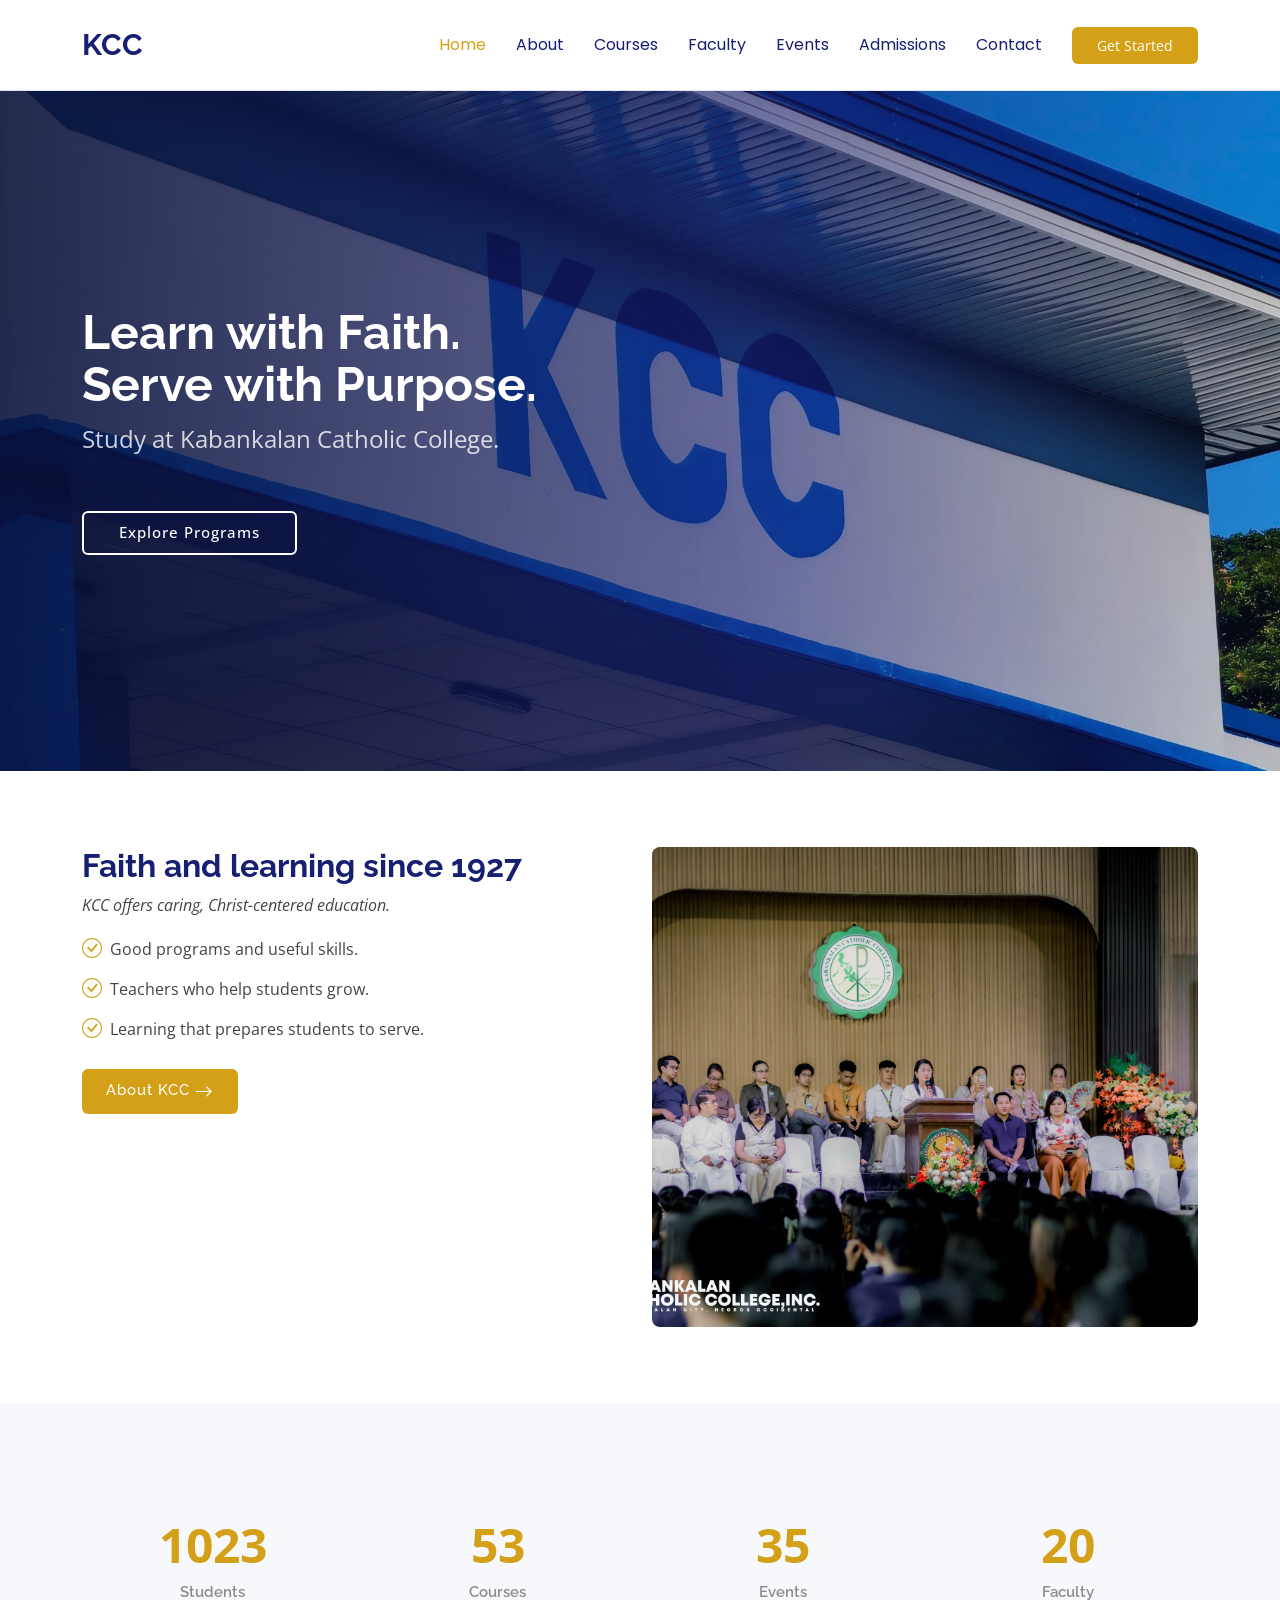
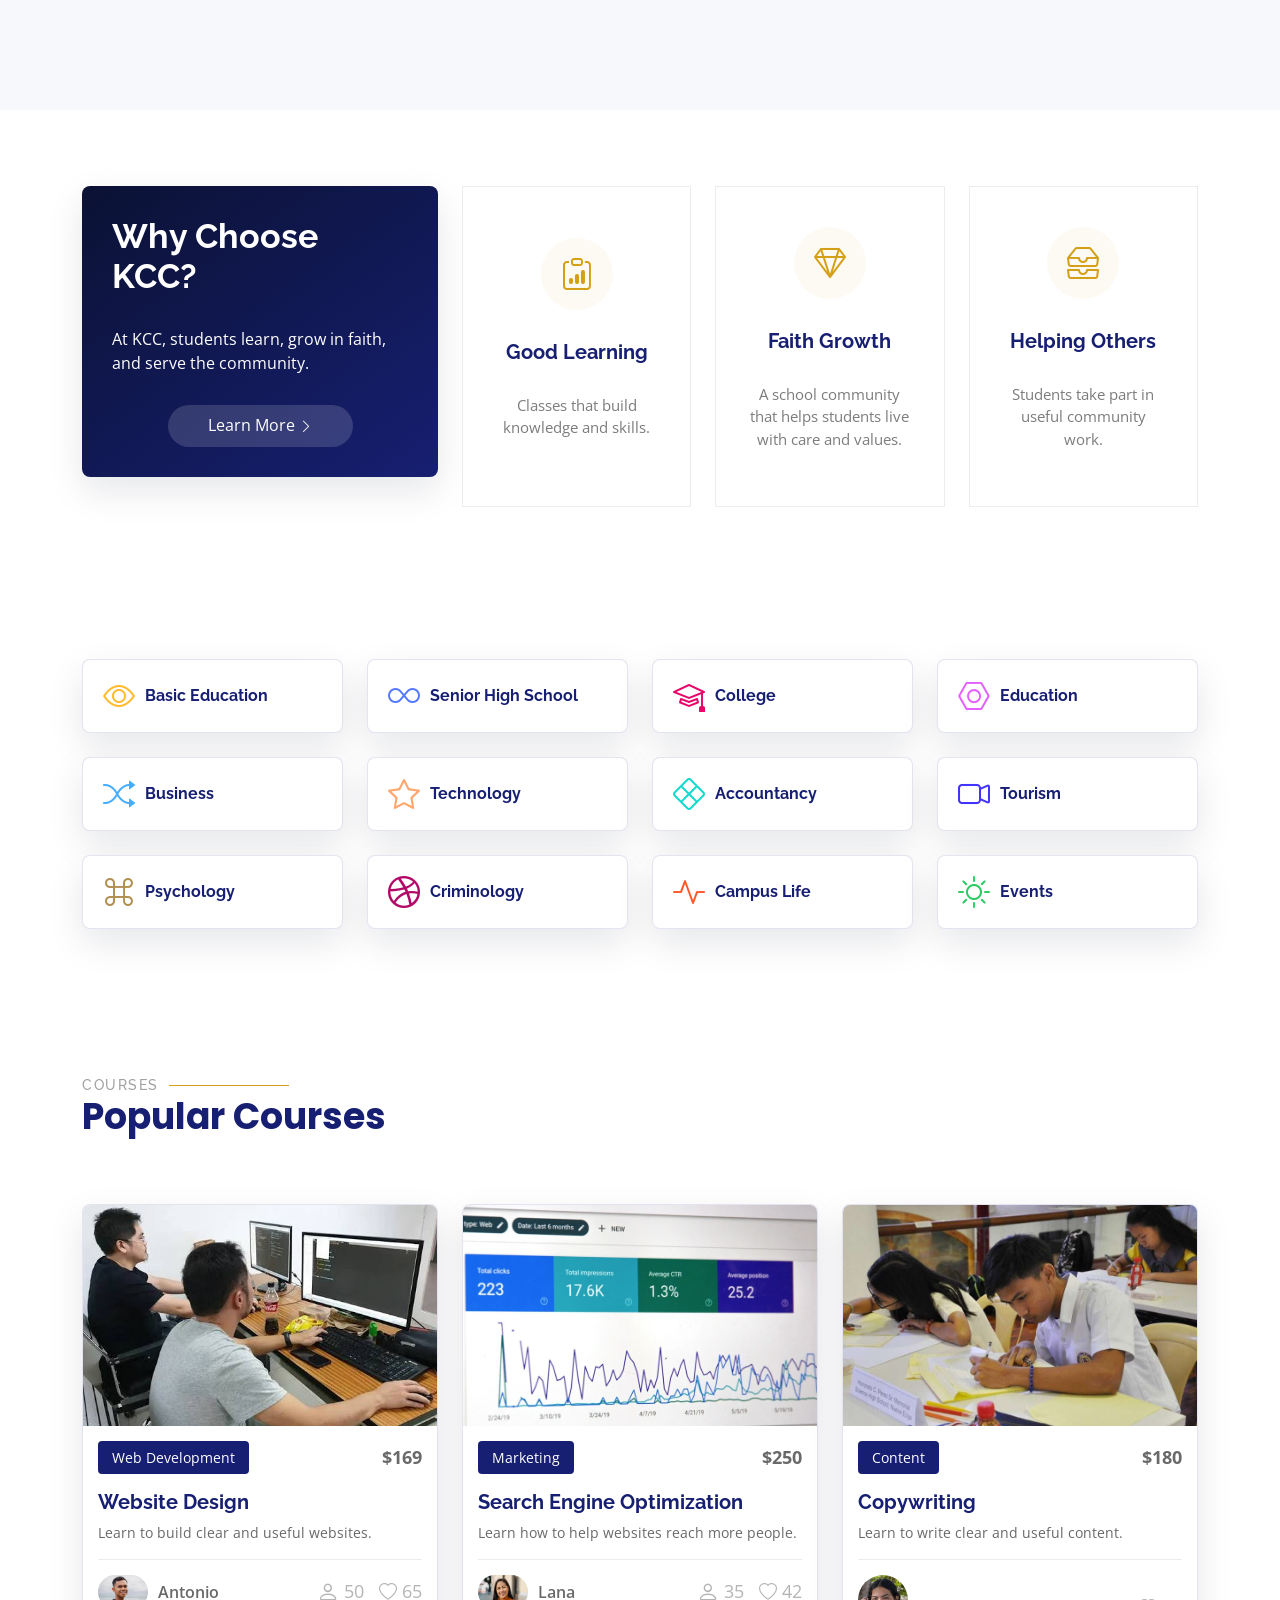
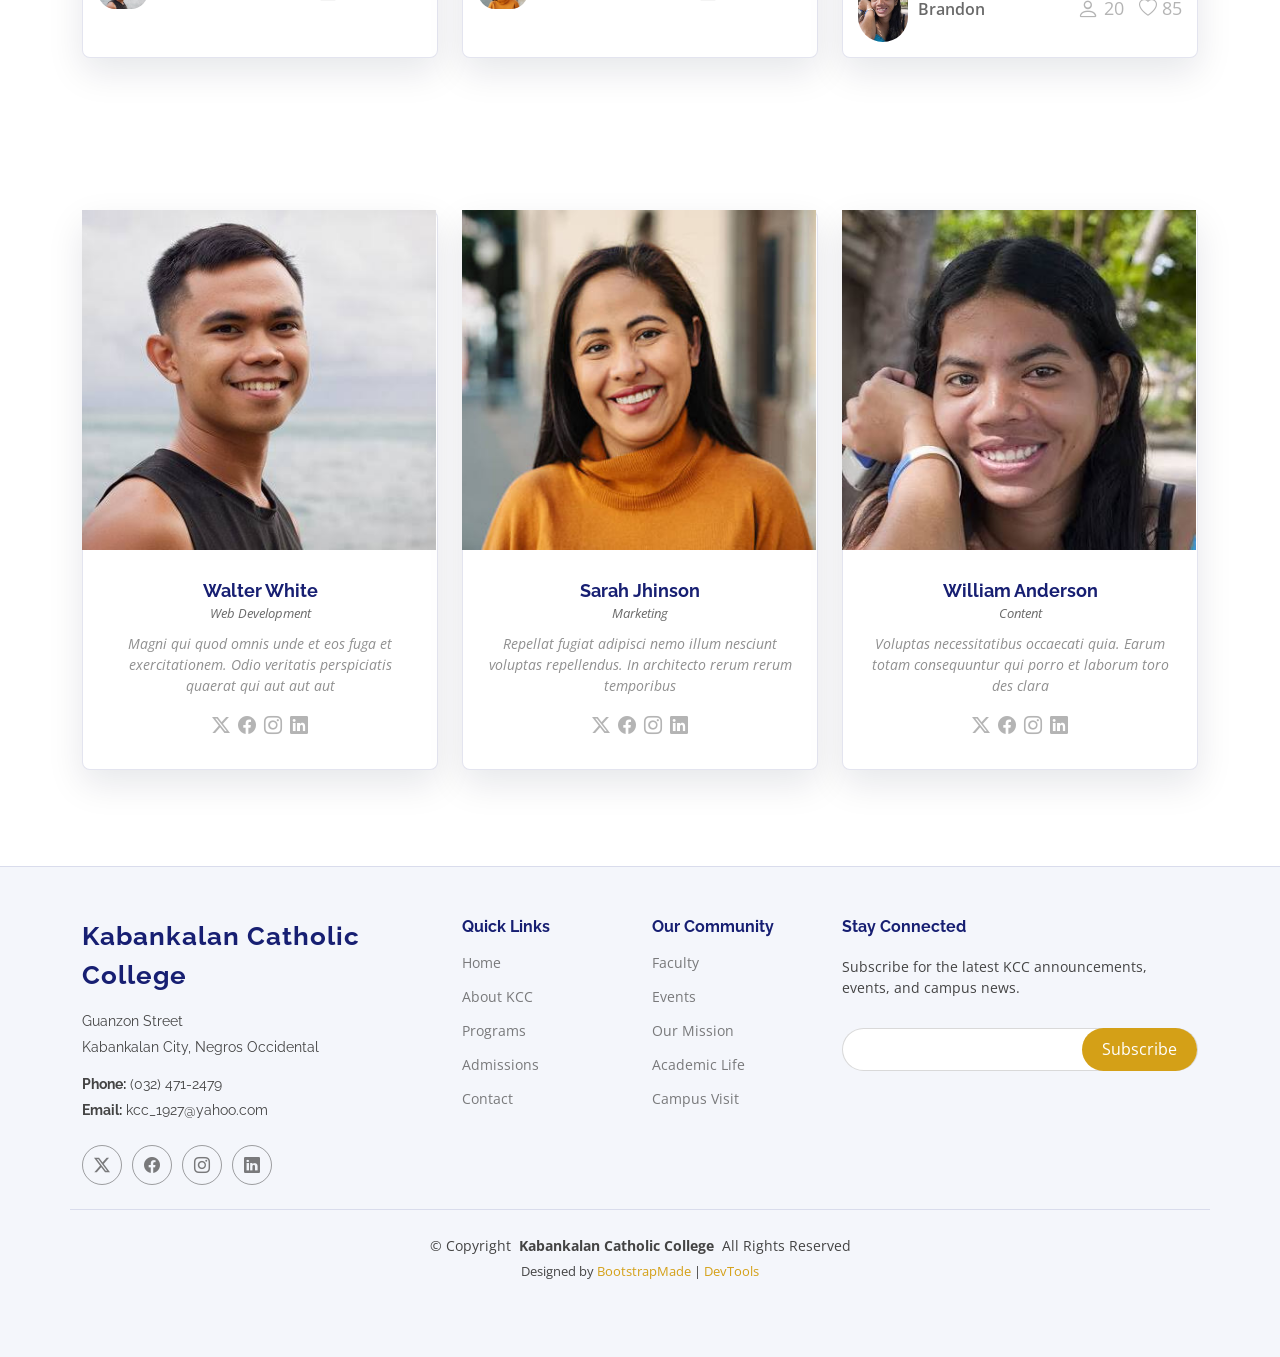
<file: index.html>
<!DOCTYPE html>
<html lang="en">

<head>
  <meta charset="utf-8">
  <meta content="width=device-width, initial-scale=1.0" name="viewport">
  <title>Home - Kabankalan Catholic College</title>
  <meta name="description" content="">
  <meta name="keywords" content="">

  <!-- Favicons -->
  <link href="assets/img/favicon.png" rel="icon">
  <link href="assets/img/apple-touch-icon.png" rel="apple-touch-icon">

  <!-- Fonts -->
  <link href="https://fonts.googleapis.com" rel="preconnect">
  <link href="https://fonts.gstatic.com" rel="preconnect" crossorigin>
  <link href="https://fonts.googleapis.com/css2?family=Open+Sans:ital,wght@0,300;0,400;0,500;0,600;0,700;0,800;1,300;1,400;1,500;1,600;1,700;1,800&family=Poppins:ital,wght@0,100;0,200;0,300;0,400;0,500;0,600;0,700;0,800;0,900;1,100;1,200;1,300;1,400;1,500;1,600;1,700;1,800;1,900&family=Raleway:ital,wght@0,100;0,200;0,300;0,400;0,500;0,600;0,700;0,800;0,900;1,100;1,200;1,300;1,400;1,500;1,600;1,700;1,800;1,900&display=swap" rel="stylesheet">

  <!-- Vendor CSS Files -->
  <link href="assets/vendor/bootstrap/css/bootstrap.min.css" rel="stylesheet">
  <link href="assets/vendor/bootstrap-icons/bootstrap-icons.css" rel="stylesheet">
  <link href="assets/vendor/aos/aos.css" rel="stylesheet">
  <link href="assets/vendor/glightbox/css/glightbox.min.css" rel="stylesheet">
  <link href="assets/vendor/swiper/swiper-bundle.min.css" rel="stylesheet">

  <!-- Main CSS File -->
  <link href="assets/css/main.css" rel="stylesheet">

  <!-- =======================================================
  * Template Name: Mentor
  * Template URL: https://bootstrapmade.com/mentor-free-education-bootstrap-theme/
  * Updated: Jul 07 2025 with Bootstrap v5.3.7
  * Author: BootstrapMade.com
  * License: https://bootstrapmade.com/license/
  ======================================================== -->
</head>

<body class="index-page">

  <header id="header" class="header d-flex align-items-center sticky-top">
    <div class="container-fluid container-xl position-relative d-flex align-items-center">

      <a href="index.html" class="logo d-flex align-items-center me-auto">
        <!-- Uncomment the line below if you also wish to use an image logo -->
        <!-- <img src="assets/img/logo.webp" alt=""> -->
        <h1 class="sitename">KCC</h1>
      </a>

      <nav id="navmenu" class="navmenu">
        <ul>
          <li><a href="index.html" class="active">Home<br></a></li>
          <li><a href="about.html">About</a></li>
          <li><a href="courses.html">Courses</a></li>
          <li><a href="trainers.html">Faculty</a></li>
          <li><a href="events.html">Events</a></li>
          <li><a href="pricing.html">Admissions</a></li>
          <li><a href="contact.html">Contact</a></li>
        </ul>
        <i class="mobile-nav-toggle d-xl-none bi bi-list"></i>
      </nav>

      <a class="btn-getstarted" href="courses.html">Get Started</a>

    </div>
  </header>

  <main class="main">

    <!-- Hero Section -->
    <section id="hero" class="hero section dark-background">

      <img src="assets/img/background.jpg" alt="" data-aos="fade-in">

      <div class="container">
        <h2 data-aos="fade-up" data-aos-delay="100">Learn with Faith.<br>Serve with Purpose.</h2>
        <p data-aos="fade-up" data-aos-delay="200">Study at Kabankalan Catholic College.</p>
        <div class="d-flex mt-4" data-aos="fade-up" data-aos-delay="300">
          <a href="courses.html" class="btn-get-started">Explore Programs</a>
        </div>
      </div>

    </section><!-- /Hero Section -->

    <!-- About Section -->
    <section id="about" class="about section">

      <div class="container">

        <div class="row gy-4">

          <div class="col-lg-6 order-1 order-lg-2" data-aos="fade-up" data-aos-delay="100">
            <img src="assets/img/about.webp" class="img-fluid" alt="">
          </div>

          <div class="col-lg-6 order-2 order-lg-1 content" data-aos="fade-up" data-aos-delay="200">
            <h3>Faith and learning since 1927</h3>
            <p class="fst-italic">KCC offers caring, Christ-centered education.</p>
            <ul>
              <li><i class="bi bi-check-circle"></i> <span>Good programs and useful skills.</span></li>
              <li><i class="bi bi-check-circle"></i> <span>Teachers who help students grow.</span></li>
              <li><i class="bi bi-check-circle"></i> <span>Learning that prepares students to serve.</span></li>
            </ul>
            <a href="about.html" class="read-more"><span>About KCC</span><i class="bi bi-arrow-right"></i></a>
          </div>

        </div>

      </div>

    </section><!-- /About Section -->

    <!-- Counts Section -->
    <section id="counts" class="section counts light-background">

      <div class="container" data-aos="fade-up" data-aos-delay="100">

        <div class="row gy-4">

          <div class="col-lg-3 col-md-6">
            <div class="stats-item text-center w-100 h-100">
              <span data-purecounter-start="0" data-purecounter-end="1232" data-purecounter-duration="1" class="purecounter"></span>
              <p>Students</p>
            </div>
          </div><!-- End Stats Item -->

          <div class="col-lg-3 col-md-6">
            <div class="stats-item text-center w-100 h-100">
              <span data-purecounter-start="0" data-purecounter-end="64" data-purecounter-duration="1" class="purecounter"></span>
              <p>Courses</p>
            </div>
          </div><!-- End Stats Item -->

          <div class="col-lg-3 col-md-6">
            <div class="stats-item text-center w-100 h-100">
              <span data-purecounter-start="0" data-purecounter-end="42" data-purecounter-duration="1" class="purecounter"></span>
              <p>Events</p>
            </div>
          </div><!-- End Stats Item -->

          <div class="col-lg-3 col-md-6">
            <div class="stats-item text-center w-100 h-100">
              <span data-purecounter-start="0" data-purecounter-end="24" data-purecounter-duration="1" class="purecounter"></span>
              <p>Faculty</p>
            </div>
          </div><!-- End Stats Item -->

        </div>

      </div>

    </section><!-- /Counts Section -->

    <!-- Why Us Section -->
    <section id="why-us" class="section why-us">

      <div class="container">

        <div class="row gy-4">

          <div class="col-lg-4" data-aos="fade-up" data-aos-delay="100">
            <div class="why-box">
              <h3>Why Choose KCC?</h3>
              <p>At KCC, students learn, grow in faith, and serve the community.</p>
              <div class="text-center">
                <a href="about.html" class="more-btn"><span>Learn More</span> <i class="bi bi-chevron-right"></i></a>
              </div>
            </div>
          </div><!-- End Why Box -->

          <div class="col-lg-8 d-flex align-items-stretch">
            <div class="row gy-4" data-aos="fade-up" data-aos-delay="200">

              <div class="col-xl-4">
                <div class="icon-box d-flex flex-column justify-content-center align-items-center">
                  <i class="bi bi-clipboard-data"></i>
                  <h4>Good Learning</h4>
                  <p>Classes that build knowledge and skills.</p>
                </div>
              </div><!-- End Icon Box -->

              <div class="col-xl-4" data-aos="fade-up" data-aos-delay="300">
                <div class="icon-box d-flex flex-column justify-content-center align-items-center">
                  <i class="bi bi-gem"></i>
                  <h4>Faith Growth</h4>
                  <p>A school community that helps students live with care and values.</p>
                </div>
              </div><!-- End Icon Box -->

              <div class="col-xl-4" data-aos="fade-up" data-aos-delay="400">
                <div class="icon-box d-flex flex-column justify-content-center align-items-center">
                  <i class="bi bi-inboxes"></i>
                  <h4>Helping Others</h4>
                  <p>Students take part in useful community work.</p>
                </div>
              </div><!-- End Icon Box -->

            </div>
          </div>

        </div>

      </div>

    </section><!-- /Why Us Section -->

    <!-- Features Section -->
    <section id="features" class="features section">

      <div class="container">

        <div class="row gy-4">

          <div class="col-lg-3 col-md-4" data-aos="fade-up" data-aos-delay="100">
            <div class="features-item">
              <i class="bi bi-eye" style="color: #ffbb2c;"></i>
              <h3><a href="" class="stretched-link">Basic Education</a></h3>
            </div>
          </div><!-- End Feature Item -->

          <div class="col-lg-3 col-md-4" data-aos="fade-up" data-aos-delay="200">
            <div class="features-item">
              <i class="bi bi-infinity" style="color: #5578ff;"></i>
              <h3><a href="" class="stretched-link">Senior High School</a></h3>
            </div>
          </div><!-- End Feature Item -->

          <div class="col-lg-3 col-md-4" data-aos="fade-up" data-aos-delay="300">
            <div class="features-item">
              <i class="bi bi-mortarboard" style="color: #e80368;"></i>
              <h3><a href="" class="stretched-link">College</a></h3>
            </div>
          </div><!-- End Feature Item -->

          <div class="col-lg-3 col-md-4" data-aos="fade-up" data-aos-delay="400">
            <div class="features-item">
              <i class="bi bi-nut" style="color: #e361ff;"></i>
              <h3><a href="" class="stretched-link">Education</a></h3>
            </div>
          </div><!-- End Feature Item -->

          <div class="col-lg-3 col-md-4" data-aos="fade-up" data-aos-delay="500">
            <div class="features-item">
              <i class="bi bi-shuffle" style="color: #47aeff;"></i>
              <h3><a href="" class="stretched-link">Business</a></h3>
            </div>
          </div><!-- End Feature Item -->

          <div class="col-lg-3 col-md-4" data-aos="fade-up" data-aos-delay="600">
            <div class="features-item">
              <i class="bi bi-star" style="color: #ffa76e;"></i>
              <h3><a href="" class="stretched-link">Technology</a></h3>
            </div>
          </div><!-- End Feature Item -->

          <div class="col-lg-3 col-md-4" data-aos="fade-up" data-aos-delay="700">
            <div class="features-item">
              <i class="bi bi-x-diamond" style="color: #11dbcf;"></i>
              <h3><a href="" class="stretched-link">Accountancy</a></h3>
            </div>
          </div><!-- End Feature Item -->

          <div class="col-lg-3 col-md-4" data-aos="fade-up" data-aos-delay="800">
            <div class="features-item">
              <i class="bi bi-camera-video" style="color: #4233ff;"></i>
              <h3><a href="" class="stretched-link">Tourism</a></h3>
            </div>
          </div><!-- End Feature Item -->

          <div class="col-lg-3 col-md-4" data-aos="fade-up" data-aos-delay="900">
            <div class="features-item">
              <i class="bi bi-command" style="color: #b2904f;"></i>
              <h3><a href="" class="stretched-link">Psychology</a></h3>
            </div>
          </div><!-- End Feature Item -->

          <div class="col-lg-3 col-md-4" data-aos="fade-up" data-aos-delay="1000">
            <div class="features-item">
              <i class="bi bi-dribbble" style="color: #b20969;"></i>
              <h3><a href="" class="stretched-link">Criminology</a></h3>
            </div>
          </div><!-- End Feature Item -->

          <div class="col-lg-3 col-md-4" data-aos="fade-up" data-aos-delay="1100">
            <div class="features-item">
              <i class="bi bi-activity" style="color: #ff5828;"></i>
              <h3><a href="" class="stretched-link">Campus Life</a></h3>
            </div>
          </div><!-- End Feature Item -->

          <div class="col-lg-3 col-md-4" data-aos="fade-up" data-aos-delay="1200">
            <div class="features-item">
              <i class="bi bi-brightness-high" style="color: #29cc61;"></i>
              <h3><a href="" class="stretched-link">Events</a></h3>
            </div>
          </div><!-- End Feature Item -->

        </div>

      </div>

    </section><!-- /Features Section -->

    <!-- Courses Section -->
    <section id="courses" class="courses section">

      <!-- Section Title -->
      <div class="container section-title" data-aos="fade-up">
        <h2>Courses</h2>
        <p>Popular Courses</p>
      </div><!-- End Section Title -->

      <div class="container">

        <div class="row">

          <div class="col-lg-4 col-md-6 d-flex align-items-stretch" data-aos="zoom-in" data-aos-delay="100">
            <div class="course-item">
              <img src="assets/img/course/course1.jpeg" class="img-fluid" alt="...">
              <div class="course-content">
                <div class="d-flex justify-content-between align-items-center mb-3">
                  <p class="category">Web Development</p>
                  <p class="price">$169</p>
                </div>

                <h3><a href="course-details.html">Website Design</a></h3>
                <p class="description">Learn to build clear and useful websites.</p>
                <div class="trainer d-flex justify-content-between align-items-center">
                  <div class="trainer-profile d-flex align-items-center">
                    <img src="assets/img/trainers/images (15).jpeg" class="img-fluid" alt="Antonio, web design trainer">
                    <a href="" class="trainer-link">Antonio</a>
                  </div>
                  <div class="trainer-rank d-flex align-items-center">
                    <i class="bi bi-person user-icon"></i>&nbsp;50
                    &nbsp;&nbsp;
                    <i class="bi bi-heart heart-icon"></i>&nbsp;65
                  </div>
                </div>
              </div>
            </div>
          </div> <!-- End Course Item-->

          <div class="col-lg-4 col-md-6 d-flex align-items-stretch mt-4 mt-md-0" data-aos="zoom-in" data-aos-delay="200">
            <div class="course-item">
              <img src="assets/img/course/course-2.webp" class="img-fluid" alt="...">
              <div class="course-content">
                <div class="d-flex justify-content-between align-items-center mb-3">
                  <p class="category">Marketing</p>
                  <p class="price">$250</p>
                </div>

                <h3><a href="course-details.html">Search Engine Optimization</a></h3>
                <p class="description">Learn how to help websites reach more people.</p>
                <div class="trainer d-flex justify-content-between align-items-center">
                  <div class="trainer-profile d-flex align-items-center">
                    <img src="assets/img/trainers/images (16).jpeg" class="img-fluid" alt="Lana, marketing trainer">
                    <a href="" class="trainer-link">Lana</a>
                  </div>
                  <div class="trainer-rank d-flex align-items-center">
                    <i class="bi bi-person user-icon"></i>&nbsp;35
                    &nbsp;&nbsp;
                    <i class="bi bi-heart heart-icon"></i>&nbsp;42
                  </div>
                </div>
              </div>
            </div>
          </div> <!-- End Course Item-->

          <div class="col-lg-4 col-md-6 d-flex align-items-stretch mt-4 mt-lg-0" data-aos="zoom-in" data-aos-delay="300">
            <div class="course-item">
              <img src="assets/img/course/course3.jpg" class="img-fluid" alt="...">
              <div class="course-content">
                <div class="d-flex justify-content-between align-items-center mb-3">
                  <p class="category">Content</p>
                  <p class="price">$180</p>
                </div>

                <h3><a href="course-details.html">Copywriting</a></h3>
                <p class="description">Learn to write clear and useful content.</p>
                <div class="trainer d-flex justify-content-between align-items-center">
                  <div class="trainer-profile d-flex align-items-center">
                    <img src="assets/img/trainers/images (18).jpeg" class="img-fluid" alt="Brandon, copywriting trainer">
                    <a href="" class="trainer-link">Brandon</a>
                  </div>
                  <div class="trainer-rank d-flex align-items-center">
                    <i class="bi bi-person user-icon"></i>&nbsp;20
                    &nbsp;&nbsp;
                    <i class="bi bi-heart heart-icon"></i>&nbsp;85
                  </div>
                </div>
              </div>
            </div>
          </div> <!-- End Course Item-->

        </div>

      </div>

    </section><!-- /Courses Section -->

    <!-- Trainers Index Section -->
    <section id="trainers-index" class="section trainers-index">

      <div class="container">

        <div class="row">

          <div class="col-lg-4 col-md-6 d-flex" data-aos="fade-up" data-aos-delay="100">
            <div class="member">
              <img src="assets/img/trainers/images (15).jpeg" class="img-fluid" alt="Walter White, Business faculty">
              <div class="member-content">
                <h4>Walter White</h4>
                <span>Web Development</span>
                <p>
                  Magni qui quod omnis unde et eos fuga et exercitationem. Odio veritatis perspiciatis quaerat qui aut aut aut
                </p>
                <div class="social">
                  <a href=""><i class="bi bi-twitter-x"></i></a>
                  <a href=""><i class="bi bi-facebook"></i></a>
                  <a href=""><i class="bi bi-instagram"></i></a>
                  <a href=""><i class="bi bi-linkedin"></i></a>
                </div>
              </div>
            </div>
          </div><!-- End Team Member -->

          <div class="col-lg-4 col-md-6 d-flex" data-aos="fade-up" data-aos-delay="200">
            <div class="member">
              <img src="assets/img/trainers/images (16).jpeg" class="img-fluid" alt="Sarah Jhonson, Marketing faculty">
              <div class="member-content">
                <h4>Sarah Jhinson</h4>
                <span>Marketing</span>
                <p>
                  Repellat fugiat adipisci nemo illum nesciunt voluptas repellendus. In architecto rerum rerum temporibus
                </p>
                <div class="social">
                  <a href=""><i class="bi bi-twitter-x"></i></a>
                  <a href=""><i class="bi bi-facebook"></i></a>
                  <a href=""><i class="bi bi-instagram"></i></a>
                  <a href=""><i class="bi bi-linkedin"></i></a>
                </div>
              </div>
            </div>
          </div><!-- End Team Member -->

          <div class="col-lg-4 col-md-6 d-flex" data-aos="fade-up" data-aos-delay="300">
            <div class="member">
              <img src="assets/img/trainers/images (18).jpeg" class="img-fluid" alt="William Anderson, Mathematics faculty">
              <div class="member-content">
                <h4>William Anderson</h4>
                <span>Content</span>
                <p>
                  Voluptas necessitatibus occaecati quia. Earum totam consequuntur qui porro et laborum toro des clara
                </p>
                <div class="social">
                  <a href=""><i class="bi bi-twitter-x"></i></a>
                  <a href=""><i class="bi bi-facebook"></i></a>
                  <a href=""><i class="bi bi-instagram"></i></a>
                  <a href=""><i class="bi bi-linkedin"></i></a>
                </div>
              </div>
            </div>
          </div><!-- End Team Member -->

        </div>

      </div>

    </section><!-- /Trainers Index Section -->

  </main>

  <footer id="footer" class="footer position-relative light-background">

    <div class="container footer-top">
      <div class="row gy-4">
        <div class="col-lg-4 col-md-6 footer-about">
          <a href="index.html" class="logo d-flex align-items-center">
            <span class="sitename">Kabankalan Catholic College</span>
          </a>
          <div class="footer-contact pt-3">
            <p>Guanzon Street</p>
            <p>Kabankalan City, Negros Occidental</p>
            <p class="mt-3"><strong>Phone:</strong> <span>(032) 471-2479</span></p>
            <p><strong>Email:</strong> <span>kcc_1927@yahoo.com</span></p>
          </div>
          <div class="social-links d-flex mt-4">
            <a href=""><i class="bi bi-twitter-x"></i></a>
            <a href=""><i class="bi bi-facebook"></i></a>
            <a href=""><i class="bi bi-instagram"></i></a>
            <a href=""><i class="bi bi-linkedin"></i></a>
          </div>
        </div>

        <div class="col-lg-2 col-md-3 footer-links">
          <h4>Quick Links</h4>
          <ul>
            <li><a href="index.html">Home</a></li>
            <li><a href="about.html">About KCC</a></li>
            <li><a href="courses.html">Programs</a></li>
            <li><a href="pricing.html">Admissions</a></li>
            <li><a href="contact.html">Contact</a></li>
          </ul>
        </div>

        <div class="col-lg-2 col-md-3 footer-links">
          <h4>Our Community</h4>
          <ul>
            <li><a href="trainers.html">Faculty</a></li>
            <li><a href="events.html">Events</a></li>
            <li><a href="about.html">Our Mission</a></li>
            <li><a href="course-details.html">Academic Life</a></li>
            <li><a href="contact.html">Campus Visit</a></li>
          </ul>
        </div>

        <div class="col-lg-4 col-md-12 footer-newsletter">
          <h4>Stay Connected</h4>
          <p>Subscribe for the latest KCC announcements, events, and campus news.</p>
          <form action="#" method="post" class="email-form">
            <div class="newsletter-form"><input type="email" name="email"><input type="submit" value="Subscribe"></div>
            <div class="loading">Loading</div>
            <div class="error-message"></div>
            <div class="sent-message">Your subscription request has been sent. Thank you!</div>
          </form>
        </div>

      </div>
    </div>

    <div class="container copyright text-center mt-4">
      <p>© <span>Copyright</span> <strong class="px-1 sitename">Kabankalan Catholic College</strong> <span>All Rights Reserved</span></p>
      <div class="credits">
        <!-- All the links in the footer should remain intact. -->
        <!-- You can delete the links only if you've purchased the pro version. -->
        <!-- Licensing information: https://bootstrapmade.com/license/ -->
        Designed by <a href="https://bootstrapmade.com/">BootstrapMade</a> | <a href="https://bootstrapmade.com/tools/">DevTools</a>
      </div>
    </div>

  </footer>

  <!-- Scroll Top -->
  <a href="#" id="scroll-top" class="scroll-top d-flex align-items-center justify-content-center"><i class="bi bi-arrow-up-short"></i></a>

  <!-- Preloader -->
  <div id="preloader"></div>

  <!-- Vendor JS Files -->
  <script src="assets/vendor/bootstrap/js/bootstrap.bundle.min.js"></script>
  <script src="assets/vendor/aos/aos.js"></script>
  <script src="assets/vendor/glightbox/js/glightbox.min.js"></script>
  <script src="assets/vendor/purecounter/purecounter_vanilla.js"></script>
  <script src="assets/vendor/swiper/swiper-bundle.min.js"></script>

  <!-- Main JS File -->
  <script src="assets/js/main.js"></script>

</body>

</html>
</file>
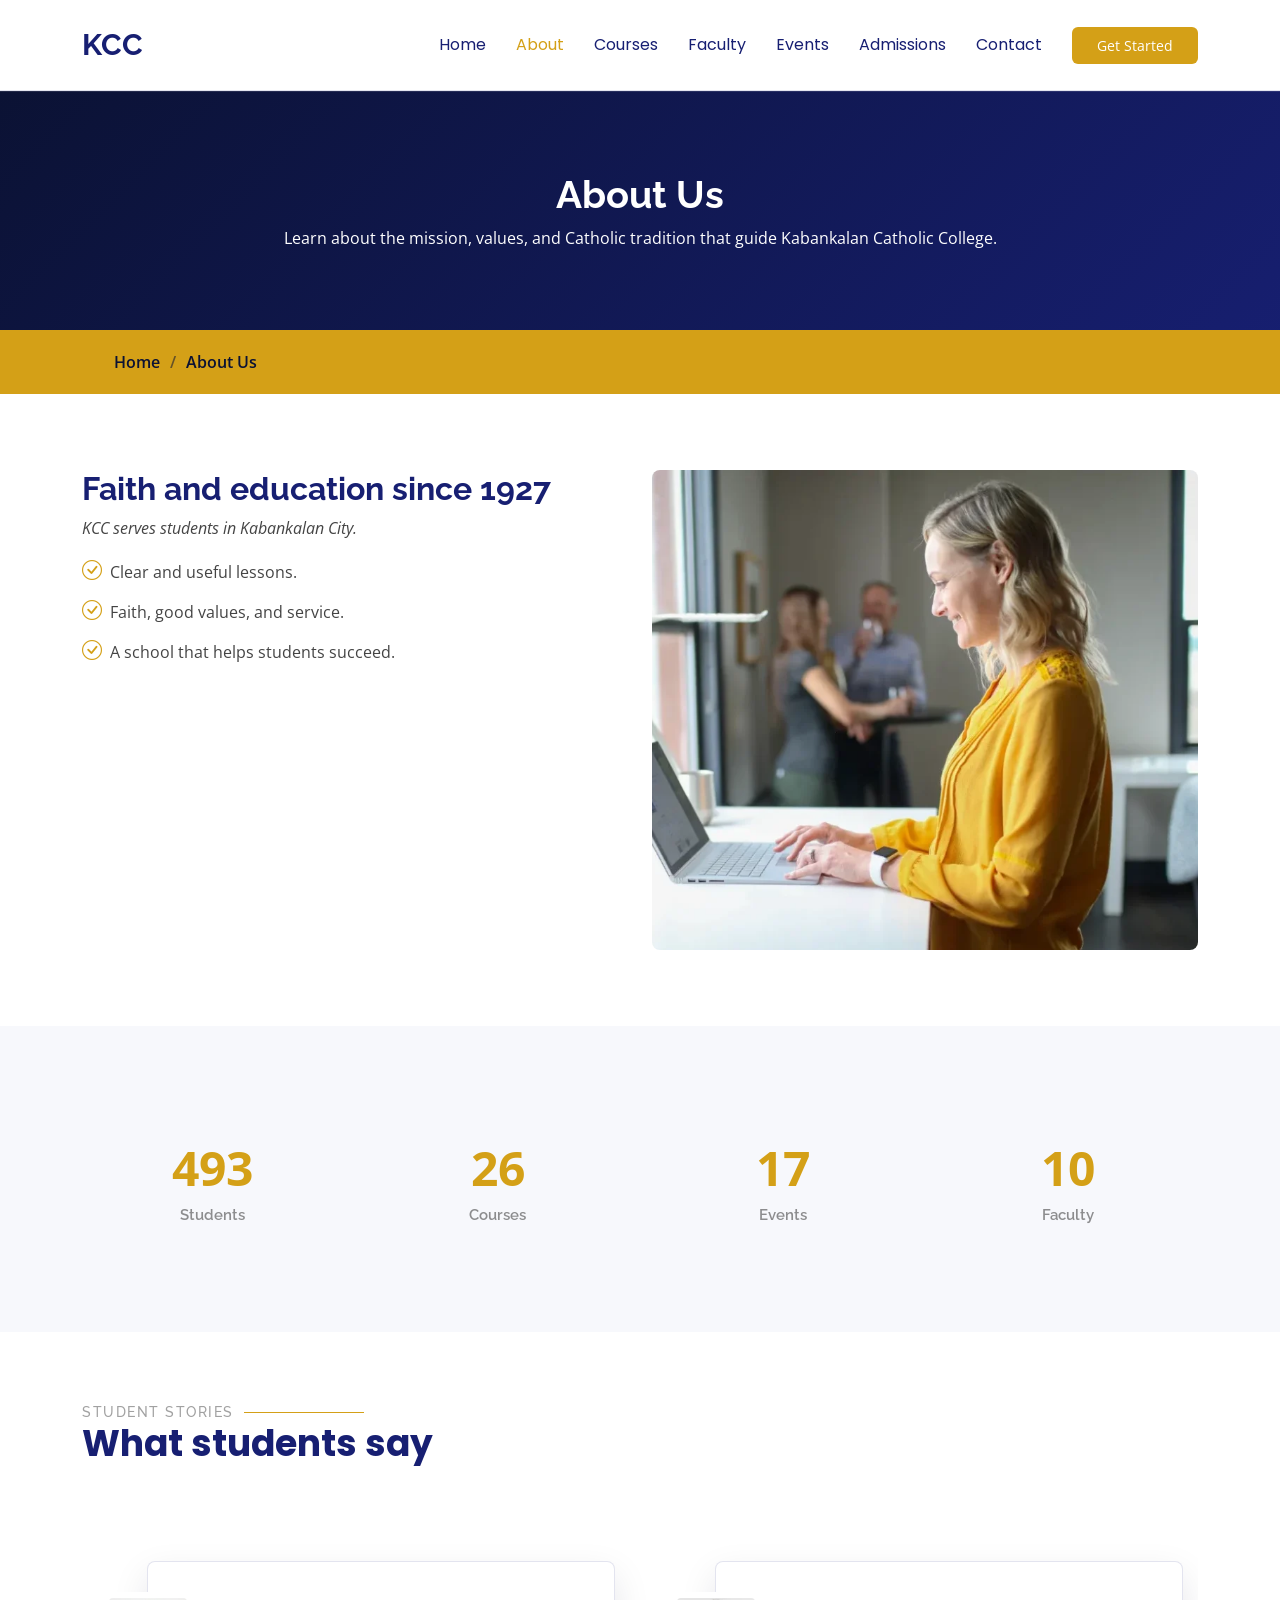
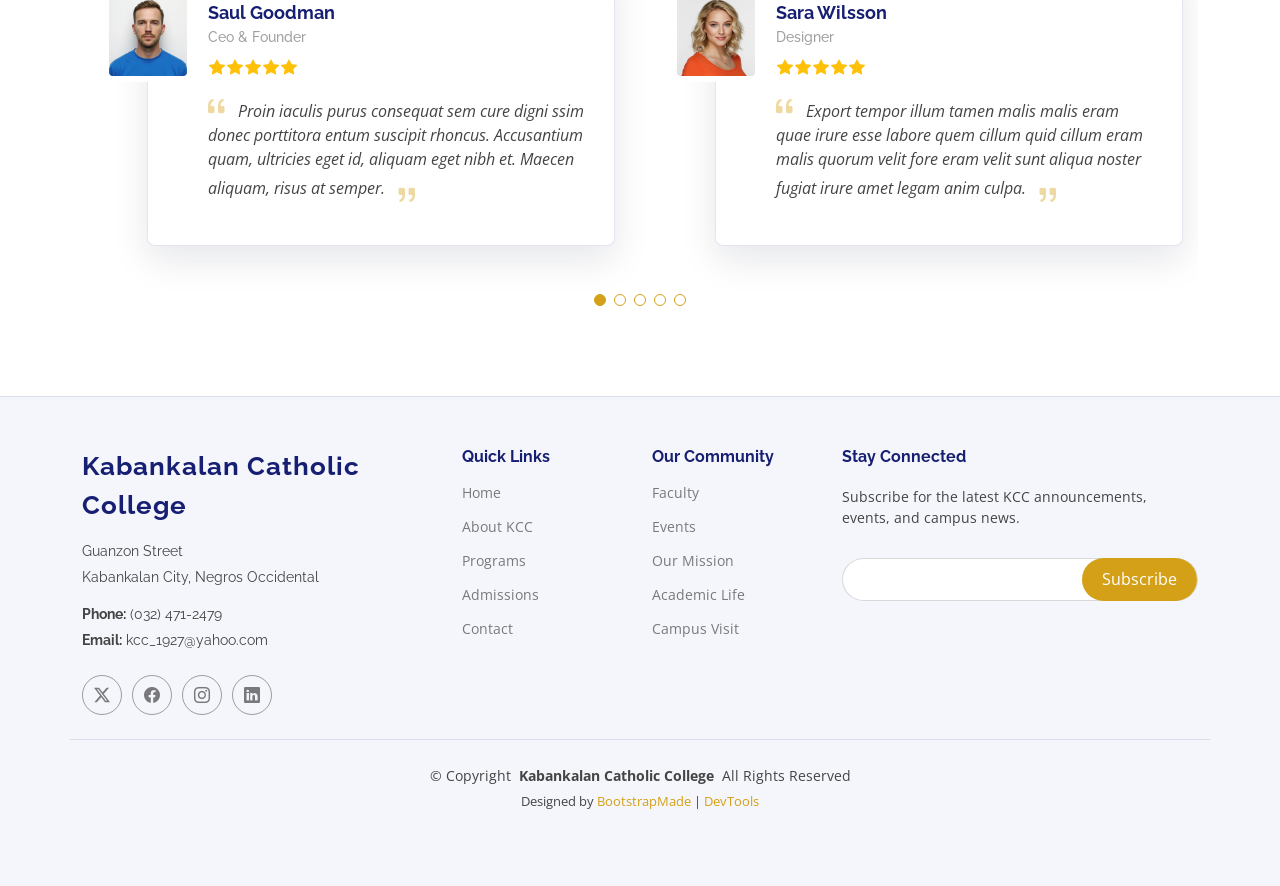
<file: about.html>
<!DOCTYPE html>
<html lang="en">

<head>
  <meta charset="utf-8">
  <meta content="width=device-width, initial-scale=1.0" name="viewport">
  <title>About - Kabankalan Catholic College</title>
  <meta name="description" content="">
  <meta name="keywords" content="">

  <!-- Favicons -->
  <link href="assets/img/favicon.png" rel="icon">
  <link href="assets/img/apple-touch-icon.png" rel="apple-touch-icon">

  <!-- Fonts -->
  <link href="https://fonts.googleapis.com" rel="preconnect">
  <link href="https://fonts.gstatic.com" rel="preconnect" crossorigin>
  <link href="https://fonts.googleapis.com/css2?family=Open+Sans:ital,wght@0,300;0,400;0,500;0,600;0,700;0,800;1,300;1,400;1,500;1,600;1,700;1,800&family=Poppins:ital,wght@0,100;0,200;0,300;0,400;0,500;0,600;0,700;0,800;0,900;1,100;1,200;1,300;1,400;1,500;1,600;1,700;1,800;1,900&family=Raleway:ital,wght@0,100;0,200;0,300;0,400;0,500;0,600;0,700;0,800;0,900;1,100;1,200;1,300;1,400;1,500;1,600;1,700;1,800;1,900&display=swap" rel="stylesheet">

  <!-- Vendor CSS Files -->
  <link href="assets/vendor/bootstrap/css/bootstrap.min.css" rel="stylesheet">
  <link href="assets/vendor/bootstrap-icons/bootstrap-icons.css" rel="stylesheet">
  <link href="assets/vendor/aos/aos.css" rel="stylesheet">
  <link href="assets/vendor/glightbox/css/glightbox.min.css" rel="stylesheet">
  <link href="assets/vendor/swiper/swiper-bundle.min.css" rel="stylesheet">

  <!-- Main CSS File -->
  <link href="assets/css/main.css" rel="stylesheet">

  <!-- =======================================================
  * Template Name: Mentor
  * Template URL: https://bootstrapmade.com/mentor-free-education-bootstrap-theme/
  * Updated: Jul 07 2025 with Bootstrap v5.3.7
  * Author: BootstrapMade.com
  * License: https://bootstrapmade.com/license/
  ======================================================== -->
</head>

<body class="about-page">

  <header id="header" class="header d-flex align-items-center sticky-top">
    <div class="container-fluid container-xl position-relative d-flex align-items-center">

      <a href="index.html" class="logo d-flex align-items-center me-auto">
        <!-- Uncomment the line below if you also wish to use an image logo -->
        <!-- <img src="assets/img/logo.webp" alt=""> -->
        <h1 class="sitename">KCC</h1>
      </a>

      <nav id="navmenu" class="navmenu">
        <ul>
          <li><a href="index.html">Home<br></a></li>
          <li><a href="about.html" class="active">About</a></li>
          <li><a href="courses.html">Courses</a></li>
          <li><a href="trainers.html">Faculty</a></li>
          <li><a href="events.html">Events</a></li>
          <li><a href="pricing.html">Admissions</a></li>
          <li><a href="contact.html">Contact</a></li>
        </ul>
        <i class="mobile-nav-toggle d-xl-none bi bi-list"></i>
      </nav>

      <a class="btn-getstarted" href="courses.html">Get Started</a>

    </div>
  </header>

  <main class="main">

    <!-- Page Title -->
    <div class="page-title" data-aos="fade">
      <div class="heading">
        <div class="container">
          <div class="row d-flex justify-content-center text-center">
            <div class="col-lg-8">
              <h1>About Us<br></h1>
              <p class="mb-0">Learn about the mission, values, and Catholic tradition that guide Kabankalan Catholic College.</p>
            </div>
          </div>
        </div>
      </div>
      <nav class="breadcrumbs">
        <div class="container">
          <ol>
            <li><a href="index.html">Home</a></li>
            <li class="current">About Us<br></li>
          </ol>
        </div>
      </nav>
    </div><!-- End Page Title -->

    <!-- About Us Section -->
    <section id="about-us" class="section about-us">

      <div class="container">

        <div class="row gy-4">

          <div class="col-lg-6 order-1 order-lg-2" data-aos="fade-up" data-aos-delay="100">
            <img src="assets/img/about/about-1.webp" class="img-fluid" alt="">
          </div>

          <div class="col-lg-6 order-2 order-lg-1 content" data-aos="fade-up" data-aos-delay="200">
            <h3>Faith and education since 1927</h3>
            <p class="fst-italic">KCC serves students in Kabankalan City.</p>
            <ul>
              <li><i class="bi bi-check-circle"></i> <span>Clear and useful lessons.</span></li>
              <li><i class="bi bi-check-circle"></i> <span>Faith, good values, and service.</span></li>
              <li><i class="bi bi-check-circle"></i> <span>A school that helps students succeed.</span></li>
            </ul>
          </div>

        </div>

      </div>

    </section><!-- /About Us Section -->

    <!-- Counts Section -->
    <section id="counts" class="section counts light-background">

      <div class="container" data-aos="fade-up" data-aos-delay="100">

        <div class="row gy-4">

          <div class="col-lg-3 col-md-6">
            <div class="stats-item text-center w-100 h-100">
              <span data-purecounter-start="0" data-purecounter-end="1232" data-purecounter-duration="1" class="purecounter"></span>
              <p>Students</p>
            </div>
          </div><!-- End Stats Item -->

          <div class="col-lg-3 col-md-6">
            <div class="stats-item text-center w-100 h-100">
              <span data-purecounter-start="0" data-purecounter-end="64" data-purecounter-duration="1" class="purecounter"></span>
              <p>Courses</p>
            </div>
          </div><!-- End Stats Item -->

          <div class="col-lg-3 col-md-6">
            <div class="stats-item text-center w-100 h-100">
              <span data-purecounter-start="0" data-purecounter-end="42" data-purecounter-duration="1" class="purecounter"></span>
              <p>Events</p>
            </div>
          </div><!-- End Stats Item -->

          <div class="col-lg-3 col-md-6">
            <div class="stats-item text-center w-100 h-100">
              <span data-purecounter-start="0" data-purecounter-end="24" data-purecounter-duration="1" class="purecounter"></span>
              <p>Faculty</p>
            </div>
          </div><!-- End Stats Item -->

        </div>

      </div>

    </section><!-- /Counts Section -->

    <!-- Testimonials Section -->
    <section id="testimonials" class="testimonials section">

      <!-- Section Title -->
      <div class="container section-title" data-aos="fade-up">
        <h2>Student Stories</h2>
        <p>What students say</p>
      </div><!-- End Section Title -->

      <div class="container" data-aos="fade-up" data-aos-delay="100">

        <div class="swiper init-swiper">
          <script type="application/json" class="swiper-config">
            {
              "loop": true,
              "speed": 600,
              "autoplay": {
                "delay": 5000
              },
              "slidesPerView": "auto",
              "pagination": {
                "el": ".swiper-pagination",
                "type": "bullets",
                "clickable": true
              },
              "breakpoints": {
                "320": {
                  "slidesPerView": 1,
                  "spaceBetween": 40
                },
                "1200": {
                  "slidesPerView": 2,
                  "spaceBetween": 20
                }
              }
            }
          </script>
          <div class="swiper-wrapper">

            <div class="swiper-slide">
              <div class="testimonial-wrap">
                <div class="testimonial-item">
                  <img src="assets/img/person/person-m-9.webp" class="testimonial-img" alt="">
                  <h3>Saul Goodman</h3>
                  <h4>Ceo &amp; Founder</h4>
                  <div class="stars">
                    <i class="bi bi-star-fill"></i><i class="bi bi-star-fill"></i><i class="bi bi-star-fill"></i><i class="bi bi-star-fill"></i><i class="bi bi-star-fill"></i>
                  </div>
                  <p>
                    <i class="bi bi-quote quote-icon-left"></i>
                    <span>Proin iaculis purus consequat sem cure digni ssim donec porttitora entum suscipit rhoncus. Accusantium quam, ultricies eget id, aliquam eget nibh et. Maecen aliquam, risus at semper.</span>
                    <i class="bi bi-quote quote-icon-right"></i>
                  </p>
                </div>
              </div>
            </div><!-- End testimonial item -->

            <div class="swiper-slide">
              <div class="testimonial-wrap">
                <div class="testimonial-item">
                  <img src="assets/img/person/person-f-5.webp" class="testimonial-img" alt="">
                  <h3>Sara Wilsson</h3>
                  <h4>Designer</h4>
                  <div class="stars">
                    <i class="bi bi-star-fill"></i><i class="bi bi-star-fill"></i><i class="bi bi-star-fill"></i><i class="bi bi-star-fill"></i><i class="bi bi-star-fill"></i>
                  </div>
                  <p>
                    <i class="bi bi-quote quote-icon-left"></i>
                    <span>Export tempor illum tamen malis malis eram quae irure esse labore quem cillum quid cillum eram malis quorum velit fore eram velit sunt aliqua noster fugiat irure amet legam anim culpa.</span>
                    <i class="bi bi-quote quote-icon-right"></i>
                  </p>
                </div>
              </div>
            </div><!-- End testimonial item -->

            <div class="swiper-slide">
              <div class="testimonial-wrap">
                <div class="testimonial-item">
                  <img src="assets/img/person/person-f-12.webp" class="testimonial-img" alt="">
                  <h3>Jena Karlis</h3>
                  <h4>Store Owner</h4>
                  <div class="stars">
                    <i class="bi bi-star-fill"></i><i class="bi bi-star-fill"></i><i class="bi bi-star-fill"></i><i class="bi bi-star-fill"></i><i class="bi bi-star-fill"></i>
                  </div>
                  <p>
                    <i class="bi bi-quote quote-icon-left"></i>
                    <span>Enim nisi quem export duis labore cillum quae magna enim sint quorum nulla quem veniam duis minim tempor labore quem eram duis noster aute amet eram fore quis sint minim.</span>
                    <i class="bi bi-quote quote-icon-right"></i>
                  </p>
                </div>
              </div>
            </div><!-- End testimonial item -->

            <div class="swiper-slide">
              <div class="testimonial-wrap">
                <div class="testimonial-item">
                  <img src="assets/img/person/person-m-12.webp" class="testimonial-img" alt="">
                  <h3>Matt Brandon</h3>
                  <h4>Freelancer</h4>
                  <div class="stars">
                    <i class="bi bi-star-fill"></i><i class="bi bi-star-fill"></i><i class="bi bi-star-fill"></i><i class="bi bi-star-fill"></i><i class="bi bi-star-fill"></i>
                  </div>
                  <p>
                    <i class="bi bi-quote quote-icon-left"></i>
                    <span>Fugiat enim eram quae cillum dolore dolor amet nulla culpa multos export minim fugiat minim velit minim dolor enim duis veniam ipsum anim magna sunt elit fore quem dolore labore illum veniam.</span>
                    <i class="bi bi-quote quote-icon-right"></i>
                  </p>
                </div>
              </div>
            </div><!-- End testimonial item -->

            <div class="swiper-slide">
              <div class="testimonial-wrap">
                <div class="testimonial-item">
                  <img src="assets/img/person/person-m-13.webp" class="testimonial-img" alt="">
                  <h3>John Larson</h3>
                  <h4>Entrepreneur</h4>
                  <div class="stars">
                    <i class="bi bi-star-fill"></i><i class="bi bi-star-fill"></i><i class="bi bi-star-fill"></i><i class="bi bi-star-fill"></i><i class="bi bi-star-fill"></i>
                  </div>
                  <p>
                    <i class="bi bi-quote quote-icon-left"></i>
                    <span>Quis quorum aliqua sint quem legam fore sunt eram irure aliqua veniam tempor noster veniam enim culpa labore duis sunt culpa nulla illum cillum fugiat legam esse veniam culpa fore nisi cillum quid.</span>
                    <i class="bi bi-quote quote-icon-right"></i>
                  </p>
                </div>
              </div>
            </div><!-- End testimonial item -->

          </div>
          <div class="swiper-pagination"></div>
        </div>

      </div>

    </section><!-- /Testimonials Section -->

  </main>

  <footer id="footer" class="footer position-relative light-background">

    <div class="container footer-top">
      <div class="row gy-4">
        <div class="col-lg-4 col-md-6 footer-about">
          <a href="index.html" class="logo d-flex align-items-center">
            <span class="sitename">Kabankalan Catholic College</span>
          </a>
          <div class="footer-contact pt-3">
            <p>Guanzon Street</p>
            <p>Kabankalan City, Negros Occidental</p>
            <p class="mt-3"><strong>Phone:</strong> <span>(032) 471-2479</span></p>
            <p><strong>Email:</strong> <span>kcc_1927@yahoo.com</span></p>
          </div>
          <div class="social-links d-flex mt-4">
            <a href=""><i class="bi bi-twitter-x"></i></a>
            <a href=""><i class="bi bi-facebook"></i></a>
            <a href=""><i class="bi bi-instagram"></i></a>
            <a href=""><i class="bi bi-linkedin"></i></a>
          </div>
        </div>

        <div class="col-lg-2 col-md-3 footer-links">
          <h4>Quick Links</h4>
          <ul>
            <li><a href="index.html">Home</a></li>
            <li><a href="about.html">About KCC</a></li>
            <li><a href="courses.html">Programs</a></li>
            <li><a href="pricing.html">Admissions</a></li>
            <li><a href="contact.html">Contact</a></li>
          </ul>
        </div>

        <div class="col-lg-2 col-md-3 footer-links">
          <h4>Our Community</h4>
          <ul>
            <li><a href="trainers.html">Faculty</a></li>
            <li><a href="events.html">Events</a></li>
            <li><a href="about.html">Our Mission</a></li>
            <li><a href="course-details.html">Academic Life</a></li>
            <li><a href="contact.html">Campus Visit</a></li>
          </ul>
        </div>

        <div class="col-lg-4 col-md-12 footer-newsletter">
          <h4>Stay Connected</h4>
          <p>Subscribe for the latest KCC announcements, events, and campus news.</p>
          <form action="#" method="post" class="email-form">
            <div class="newsletter-form"><input type="email" name="email"><input type="submit" value="Subscribe"></div>
            <div class="loading">Loading</div>
            <div class="error-message"></div>
            <div class="sent-message">Your subscription request has been sent. Thank you!</div>
          </form>
        </div>

      </div>
    </div>

    <div class="container copyright text-center mt-4">
      <p>© <span>Copyright</span> <strong class="px-1 sitename">Kabankalan Catholic College</strong> <span>All Rights Reserved</span></p>
      <div class="credits">
        <!-- All the links in the footer should remain intact. -->
        <!-- You can delete the links only if you've purchased the pro version. -->
        <!-- Licensing information: https://bootstrapmade.com/license/ -->
        Designed by <a href="https://bootstrapmade.com/">BootstrapMade</a> | <a href="https://bootstrapmade.com/tools/">DevTools</a>
      </div>
    </div>

  </footer>

  <!-- Scroll Top -->
  <a href="#" id="scroll-top" class="scroll-top d-flex align-items-center justify-content-center"><i class="bi bi-arrow-up-short"></i></a>

  <!-- Preloader -->
  <div id="preloader"></div>

  <!-- Vendor JS Files -->
  <script src="assets/vendor/bootstrap/js/bootstrap.bundle.min.js"></script>
  <script src="assets/vendor/aos/aos.js"></script>
  <script src="assets/vendor/glightbox/js/glightbox.min.js"></script>
  <script src="assets/vendor/purecounter/purecounter_vanilla.js"></script>
  <script src="assets/vendor/swiper/swiper-bundle.min.js"></script>

  <!-- Main JS File -->
  <script src="assets/js/main.js"></script>

</body>

</html>
</file>
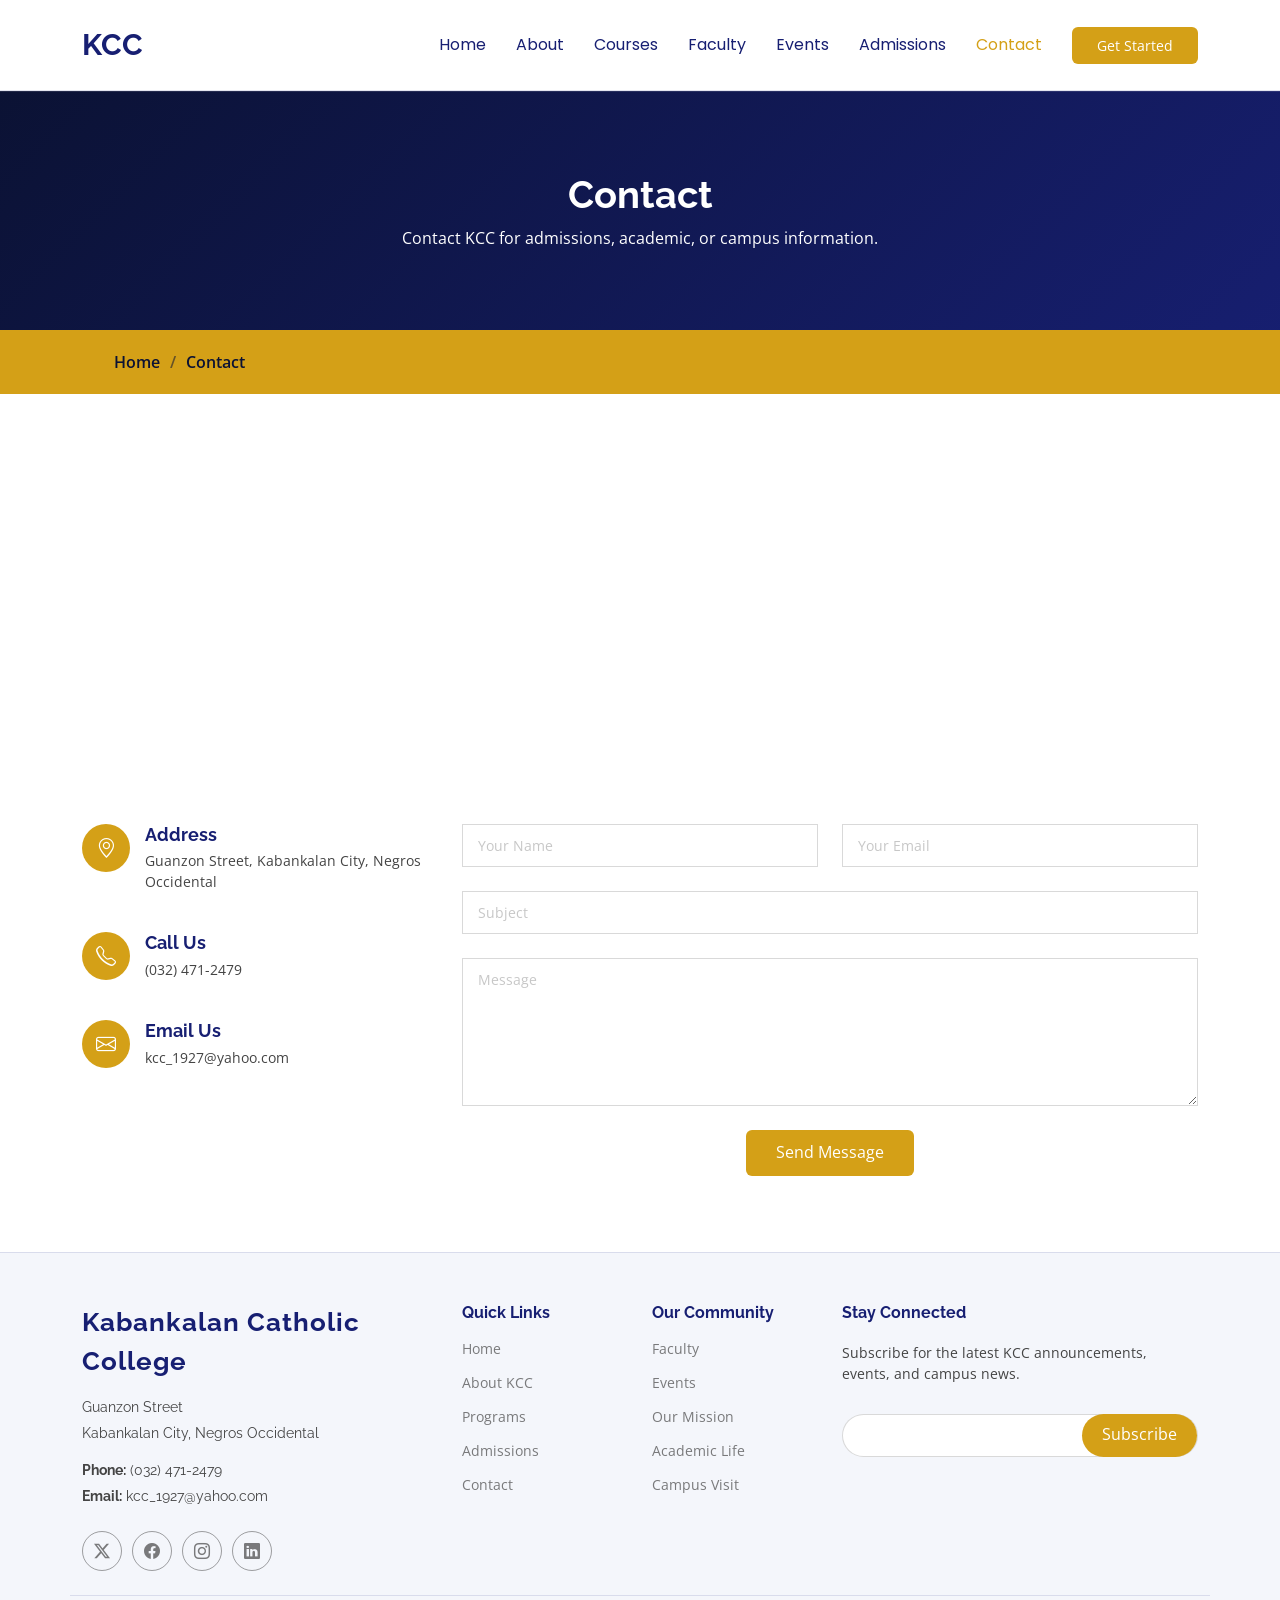
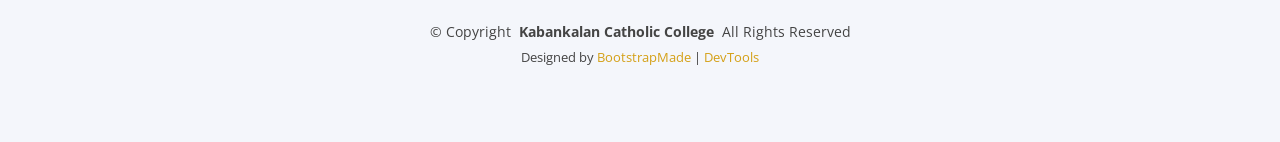
<file: contact.html>
<!DOCTYPE html>
<html lang="en">

<head>
  <meta charset="utf-8">
  <meta content="width=device-width, initial-scale=1.0" name="viewport">
  <title>Contact - Kabankalan Catholic College</title>
  <meta name="description" content="">
  <meta name="keywords" content="">

  <!-- Favicons -->
  <link href="assets/img/favicon.png" rel="icon">
  <link href="assets/img/apple-touch-icon.png" rel="apple-touch-icon">

  <!-- Fonts -->
  <link href="https://fonts.googleapis.com" rel="preconnect">
  <link href="https://fonts.gstatic.com" rel="preconnect" crossorigin>
  <link
    href="https://fonts.googleapis.com/css2?family=Open+Sans:ital,wght@0,300;0,400;0,500;0,600;0,700;0,800;1,300;1,400;1,500;1,600;1,700;1,800&family=Poppins:ital,wght@0,100;0,200;0,300;0,400;0,500;0,600;0,700;0,800;0,900;1,100;1,200;1,300;1,400;1,500;1,600;1,700;1,800;1,900&family=Raleway:ital,wght@0,100;0,200;0,300;0,400;0,500;0,600;0,700;0,800;0,900;1,100;1,200;1,300;1,400;1,500;1,600;1,700;1,800;1,900&display=swap"
    rel="stylesheet">

  <!-- Vendor CSS Files -->
  <link href="assets/vendor/bootstrap/css/bootstrap.min.css" rel="stylesheet">
  <link href="assets/vendor/bootstrap-icons/bootstrap-icons.css" rel="stylesheet">
  <link href="assets/vendor/aos/aos.css" rel="stylesheet">
  <link href="assets/vendor/glightbox/css/glightbox.min.css" rel="stylesheet">
  <link href="assets/vendor/swiper/swiper-bundle.min.css" rel="stylesheet">

  <!-- Main CSS File -->
  <link href="assets/css/main.css" rel="stylesheet">

  <!-- =======================================================
  * Template Name: Mentor
  * Template URL: https://bootstrapmade.com/mentor-free-education-bootstrap-theme/
  * Updated: Jul 07 2025 with Bootstrap v5.3.7
  * Author: BootstrapMade.com
  * License: https://bootstrapmade.com/license/
  ======================================================== -->
</head>

<body class="contact-page">

  <header id="header" class="header d-flex align-items-center sticky-top">
    <div class="container-fluid container-xl position-relative d-flex align-items-center">

      <a href="index.html" class="logo d-flex align-items-center me-auto">
        <!-- Uncomment the line below if you also wish to use an image logo -->
        <!-- <img src="assets/img/logo.webp" alt=""> -->
        <h1 class="sitename">KCC</h1>
      </a>

      <nav id="navmenu" class="navmenu">
        <ul>
          <li><a href="index.html">Home<br></a></li>
          <li><a href="about.html">About</a></li>
          <li><a href="courses.html">Courses</a></li>
          <li><a href="trainers.html">Faculty</a></li>
          <li><a href="events.html">Events</a></li>
          <li><a href="pricing.html">Admissions</a></li>
          <li><a href="contact.html" class="active">Contact</a></li>
        </ul>
        <i class="mobile-nav-toggle d-xl-none bi bi-list"></i>
      </nav>

      <a class="btn-getstarted" href="courses.html">Get Started</a>

    </div>
  </header>

  <main class="main">

    <!-- Page Title -->
    <div class="page-title" data-aos="fade">
      <div class="heading">
        <div class="container">
          <div class="row d-flex justify-content-center text-center">
            <div class="col-lg-8">
              <h1>Contact</h1>
              <p class="mb-0">Contact KCC for admissions, academic, or campus information.</p>
            </div>
          </div>
        </div>
      </div>
      <nav class="breadcrumbs">
        <div class="container">
          <ol>
            <li><a href="index.html">Home</a></li>
            <li class="current">Contact</li>
          </ol>
        </div>
      </nav>
    </div><!-- End Page Title -->

    <!-- Contact Section -->
    <section id="contact" class="contact section">

      <div class="mb-5" data-aos="fade-up" data-aos-delay="200">
        <iframe style="border:0; width: 100%; height: 300px;"
          src="https://www.google.com/maps/embed?pb=!1m14!1m8!1m3!1d48389.78314118045!2d-74.006138!3d40.710059!3m2!1i1024!2i768!4f13.1!3m3!1m2!1s0x89c25a22a3bda30d%3A0xb89d1fe6bc499443!2sDowntown%20Conference%20Center!5e0!3m2!1sen!2sus!4v1676961268712!5m2!1sen!2sus"
          frameborder="0" allowfullscreen="" loading="lazy" referrerpolicy="no-referrer-when-downgrade"></iframe>
      </div><!-- End Google Maps -->

      <div class="container" data-aos="fade-up" data-aos-delay="100">

        <div class="row gy-4">

          <div class="col-lg-4">
            <div class="info-item d-flex" data-aos="fade-up" data-aos-delay="300">
              <i class="bi bi-geo-alt flex-shrink-0"></i>
              <div>
                <h3>Address</h3>
                <p>Guanzon Street, Kabankalan City, Negros Occidental</p>
              </div>
            </div><!-- End Info Item -->

            <div class="info-item d-flex" data-aos="fade-up" data-aos-delay="400">
              <i class="bi bi-telephone flex-shrink-0"></i>
              <div>
                <h3>Call Us</h3>
                <p>(032) 471-2479</p>
              </div>
            </div><!-- End Info Item -->

            <div class="info-item d-flex" data-aos="fade-up" data-aos-delay="500">
              <i class="bi bi-envelope flex-shrink-0"></i>
              <div>
                <h3>Email Us</h3>
                <p>kcc_1927@yahoo.com</p>
              </div>
            </div><!-- End Info Item -->

          </div>

          <div class="col-lg-8">
            <form action="#" method="post" class="email-form" data-aos="fade-up" data-aos-delay="200">
              <div class="row gy-4">

                <div class="col-md-6">
                  <input type="text" name="name" class="form-control" placeholder="Your Name" required="">
                </div>

                <div class="col-md-6 ">
                  <input type="email" class="form-control" name="email" placeholder="Your Email" required="">
                </div>

                <div class="col-md-12">
                  <input type="text" class="form-control" name="subject" placeholder="Subject" required="">
                </div>

                <div class="col-md-12">
                  <textarea class="form-control" name="message" rows="6" placeholder="Message" required=""></textarea>
                </div>

                <div class="col-md-12 text-center">
                  <div class="loading">Loading</div>
                  <div class="error-message"></div>
                  <div class="sent-message">Your message has been sent. Thank you!</div>

                  <button type="submit">Send Message</button>
                </div>

              </div>
            </form>
          </div><!-- End Contact Form -->

        </div>

      </div>

    </section><!-- /Contact Section -->

  </main>

  <footer id="footer" class="footer position-relative light-background">

    <div class="container footer-top">
      <div class="row gy-4">
        <div class="col-lg-4 col-md-6 footer-about">
          <a href="index.html" class="logo d-flex align-items-center">
            <span class="sitename">Kabankalan Catholic College</span>
          </a>
          <div class="footer-contact pt-3">
            <p>Guanzon Street</p>
            <p>Kabankalan City, Negros Occidental</p>
            <p class="mt-3"><strong>Phone:</strong> <span>(032) 471-2479</span></p>
            <p><strong>Email:</strong> <span>kcc_1927@yahoo.com</span></p>
          </div>
          <div class="social-links d-flex mt-4">
            <a href=""><i class="bi bi-twitter-x"></i></a>
            <a href=""><i class="bi bi-facebook"></i></a>
            <a href=""><i class="bi bi-instagram"></i></a>
            <a href=""><i class="bi bi-linkedin"></i></a>
          </div>
        </div>

        <div class="col-lg-2 col-md-3 footer-links">
          <h4>Quick Links</h4>
          <ul>
            <li><a href="index.html">Home</a></li>
            <li><a href="about.html">About KCC</a></li>
            <li><a href="courses.html">Programs</a></li>
            <li><a href="pricing.html">Admissions</a></li>
            <li><a href="contact.html">Contact</a></li>
          </ul>
        </div>

        <div class="col-lg-2 col-md-3 footer-links">
          <h4>Our Community</h4>
          <ul>
            <li><a href="trainers.html">Faculty</a></li>
            <li><a href="events.html">Events</a></li>
            <li><a href="about.html">Our Mission</a></li>
            <li><a href="course-details.html">Academic Life</a></li>
            <li><a href="contact.html">Campus Visit</a></li>
          </ul>
        </div>

        <div class="col-lg-4 col-md-12 footer-newsletter">
          <h4>Stay Connected</h4>
          <p>Subscribe for the latest KCC announcements, events, and campus news.</p>
          <form action="#" method="post" class="email-form">
            <div class="newsletter-form"><input type="email" name="email"><input type="submit" value="Subscribe"></div>
            <div class="loading">Loading</div>
            <div class="error-message"></div>
            <div class="sent-message">Your subscription request has been sent. Thank you!</div>
          </form>
        </div>

      </div>
    </div>

    <div class="container copyright text-center mt-4">
      <p>© <span>Copyright</span> <strong class="px-1 sitename">Kabankalan Catholic College</strong> <span>All Rights Reserved</span></p>
      <div class="credits">
        <!-- All the links in the footer should remain intact. -->
        <!-- You can delete the links only if you've purchased the pro version. -->
        <!-- Licensing information: https://bootstrapmade.com/license/ -->
        Designed by <a href="https://bootstrapmade.com/">BootstrapMade</a> | <a
          href="https://bootstrapmade.com/tools/">DevTools</a>
      </div>
    </div>

  </footer>

  <!-- Scroll Top -->
  <a href="#" id="scroll-top" class="scroll-top d-flex align-items-center justify-content-center"><i
      class="bi bi-arrow-up-short"></i></a>

  <!-- Preloader -->
  <div id="preloader"></div>

  <!-- Vendor JS Files -->
  <script src="assets/vendor/bootstrap/js/bootstrap.bundle.min.js"></script>
  <script src="assets/vendor/aos/aos.js"></script>
  <script src="assets/vendor/glightbox/js/glightbox.min.js"></script>
  <script src="assets/vendor/purecounter/purecounter_vanilla.js"></script>
  <script src="assets/vendor/swiper/swiper-bundle.min.js"></script>

  <!-- Main JS File -->
  <script src="assets/js/main.js"></script>

</body>

</html>
</file>
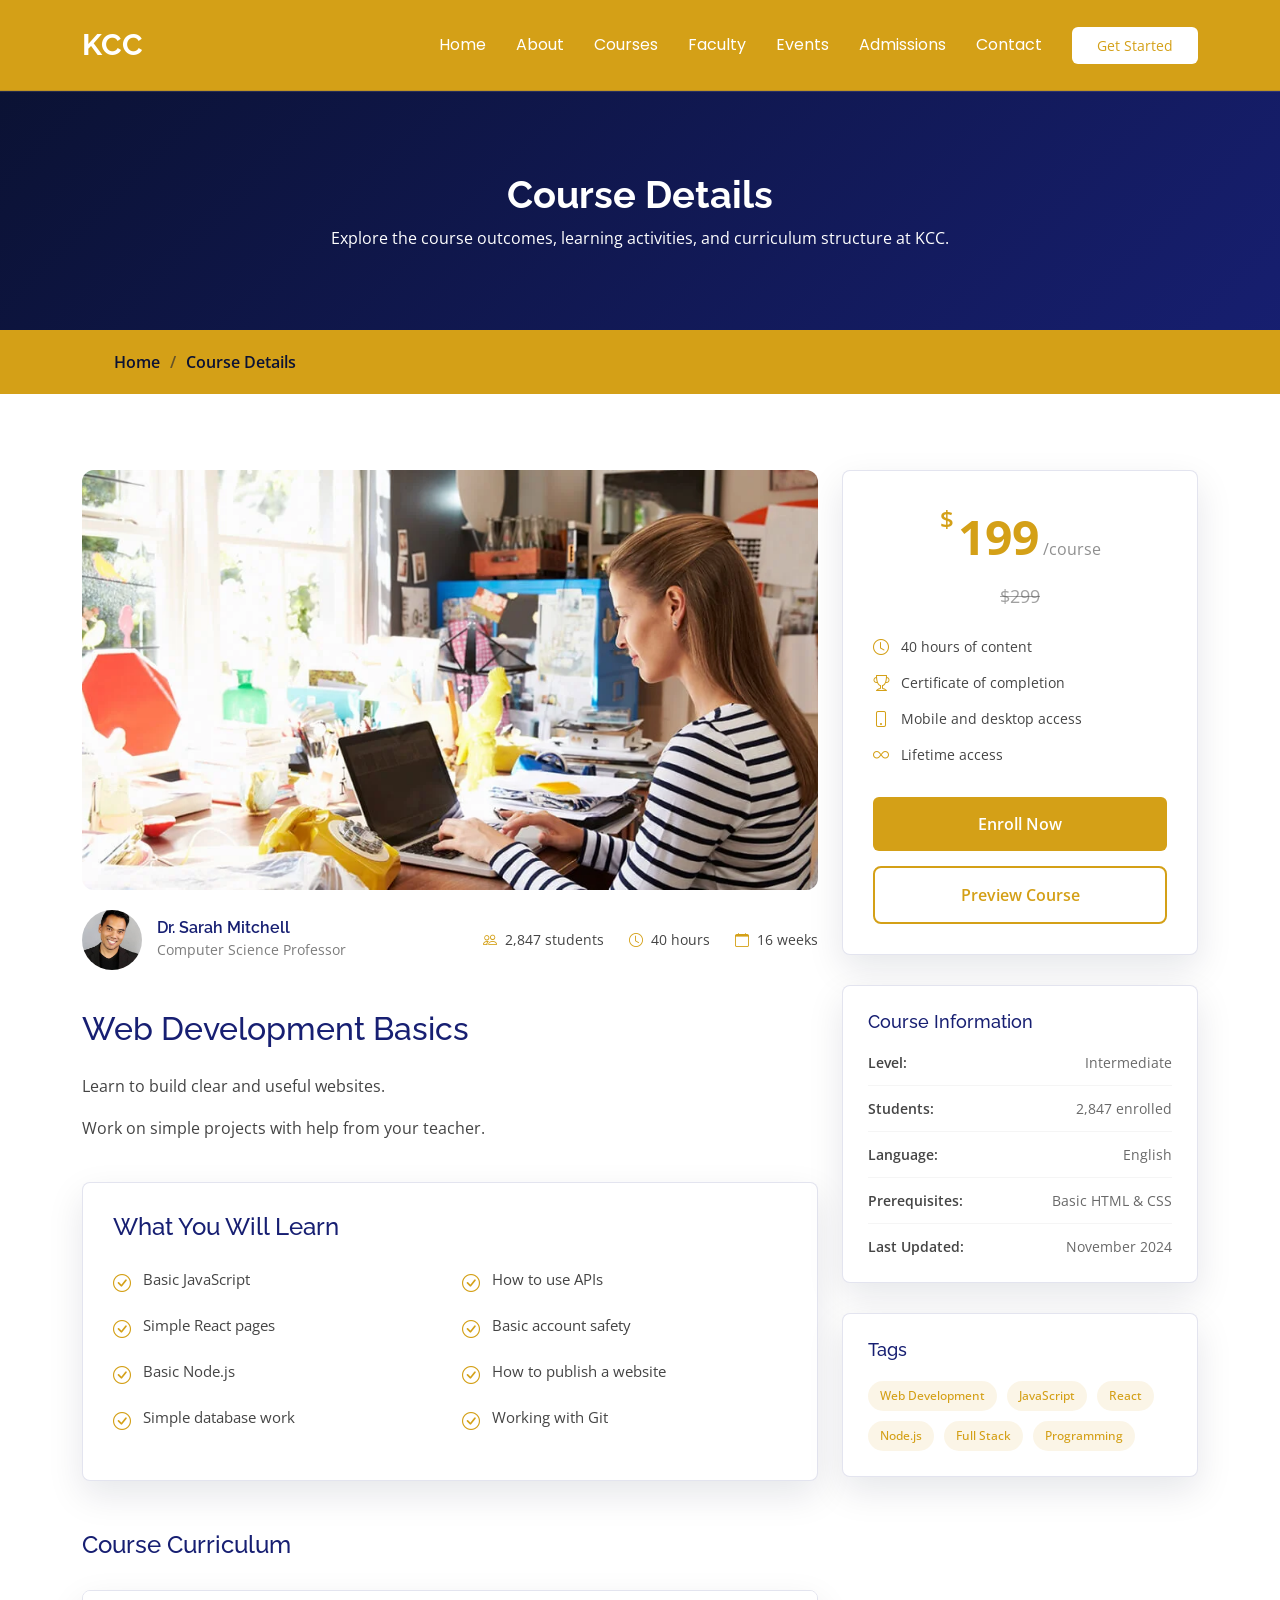
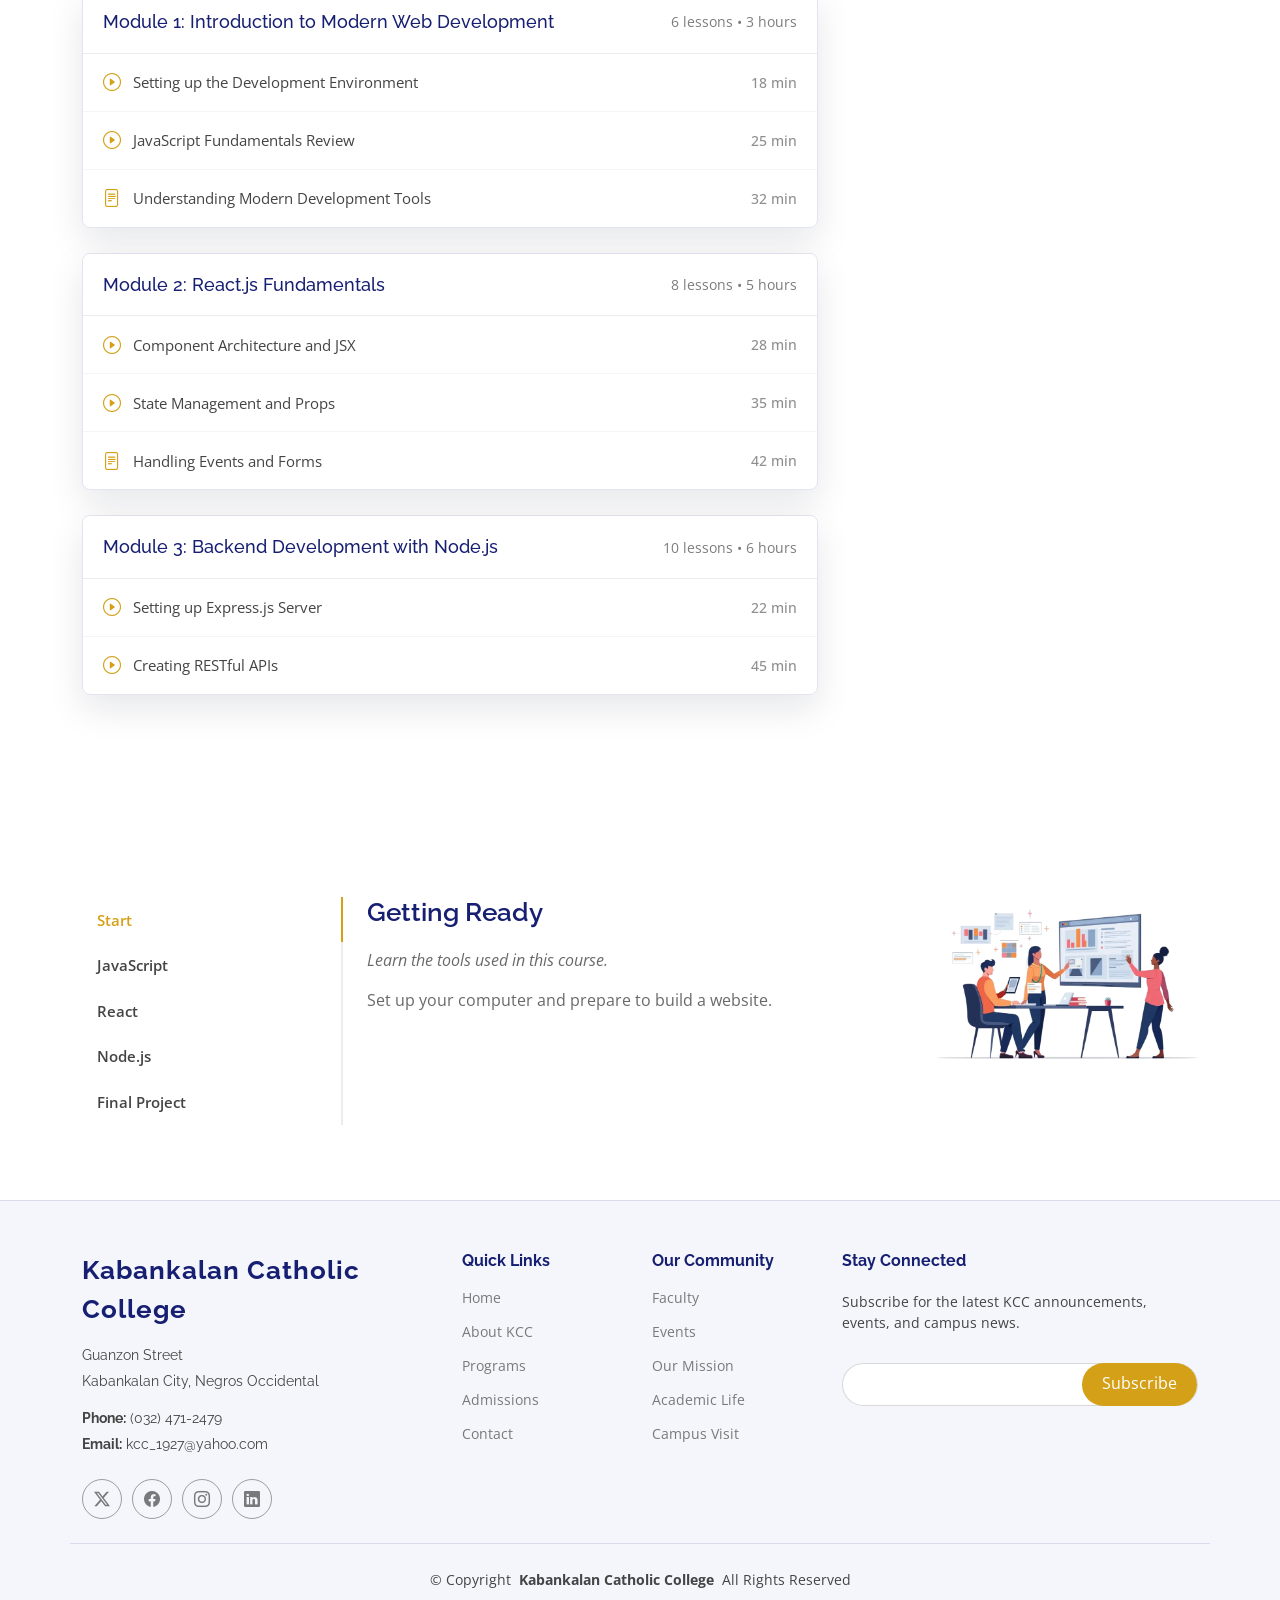
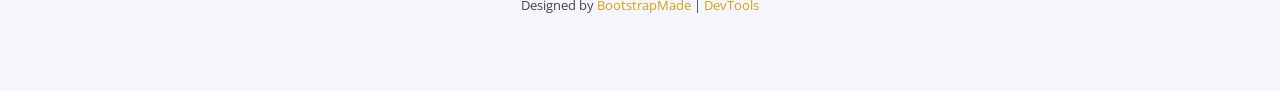
<file: course-details.html>
<!DOCTYPE html>
<html lang="en">

<head>
  <meta charset="utf-8">
  <meta content="width=device-width, initial-scale=1.0" name="viewport">
  <title>Course Details - Kabankalan Catholic College</title>
  <meta name="description" content="">
  <meta name="keywords" content="">

  <!-- Favicons -->
  <link href="assets/img/favicon.png" rel="icon">
  <link href="assets/img/apple-touch-icon.png" rel="apple-touch-icon">

  <!-- Fonts -->
  <link href="https://fonts.googleapis.com" rel="preconnect">
  <link href="https://fonts.gstatic.com" rel="preconnect" crossorigin>
  <link href="https://fonts.googleapis.com/css2?family=Open+Sans:ital,wght@0,300;0,400;0,500;0,600;0,700;0,800;1,300;1,400;1,500;1,600;1,700;1,800&family=Poppins:ital,wght@0,100;0,200;0,300;0,400;0,500;0,600;0,700;0,800;0,900;1,100;1,200;1,300;1,400;1,500;1,600;1,700;1,800;1,900&family=Raleway:ital,wght@0,100;0,200;0,300;0,400;0,500;0,600;0,700;0,800;0,900;1,100;1,200;1,300;1,400;1,500;1,600;1,700;1,800;1,900&display=swap" rel="stylesheet">

  <!-- Vendor CSS Files -->
  <link href="assets/vendor/bootstrap/css/bootstrap.min.css" rel="stylesheet">
  <link href="assets/vendor/bootstrap-icons/bootstrap-icons.css" rel="stylesheet">
  <link href="assets/vendor/aos/aos.css" rel="stylesheet">
  <link href="assets/vendor/glightbox/css/glightbox.min.css" rel="stylesheet">
  <link href="assets/vendor/swiper/swiper-bundle.min.css" rel="stylesheet">

  <!-- Main CSS File -->
  <link href="assets/css/main.css" rel="stylesheet">

  <!-- =======================================================
  * Template Name: Mentor
  * Template URL: https://bootstrapmade.com/mentor-free-education-bootstrap-theme/
  * Updated: Jul 07 2025 with Bootstrap v5.3.7
  * Author: BootstrapMade.com
  * License: https://bootstrapmade.com/license/
  ======================================================== -->
</head>

<body class="course-details-page">

  <header id="header" class="header d-flex align-items-center sticky-top">
    <div class="container-fluid container-xl position-relative d-flex align-items-center">

      <a href="index.html" class="logo d-flex align-items-center me-auto">
        <!-- Uncomment the line below if you also wish to use an image logo -->
        <!-- <img src="assets/img/logo.webp" alt=""> -->
        <h1 class="sitename">KCC</h1>
      </a>

      <nav id="navmenu" class="navmenu">
        <ul>
          <li><a href="index.html">Home<br></a></li>
          <li><a href="about.html">About</a></li>
          <li><a href="courses.html">Courses</a></li>
          <li><a href="trainers.html">Faculty</a></li>
          <li><a href="events.html">Events</a></li>
          <li><a href="pricing.html">Admissions</a></li>
          <li><a href="contact.html">Contact</a></li>
        </ul>
        <i class="mobile-nav-toggle d-xl-none bi bi-list"></i>
      </nav>

      <a class="btn-getstarted" href="courses.html">Get Started</a>

    </div>
  </header>

  <main class="main">

    <!-- Page Title -->
    <div class="page-title" data-aos="fade">
      <div class="heading">
        <div class="container">
          <div class="row d-flex justify-content-center text-center">
            <div class="col-lg-8">
              <h1>Course Details</h1>
              <p class="mb-0">Explore the course outcomes, learning activities, and curriculum structure at KCC.</p>
            </div>
          </div>
        </div>
      </div>
      <nav class="breadcrumbs">
        <div class="container">
          <ol>
            <li><a href="index.html">Home</a></li>
            <li class="current">Course Details</li>
          </ol>
        </div>
      </nav>
    </div><!-- End Page Title -->

    <!-- Course Details Section -->
    <section id="course-details" class="course-details section">

      <div class="container" data-aos="fade-up" data-aos-delay="100">

        <div class="row">
          <div class="col-lg-8">

            <!-- Course Header -->
            <div class="course-header" data-aos="fade-up" data-aos-delay="200">
              <div class="course-image">
                <img src="assets/img/course/course-details-1.webp" alt="Course Image" class="img-fluid">
              </div>
              <div class="course-meta">
                <div class="instructor">
                  <img src="assets/img/trainers/images (17).jpeg" alt="Amanda Jepson, course instructor" class="instructor-avatar">
                  <div class="instructor-info">
                    <h6>Dr. Sarah Mitchell</h6>
                    <span>Computer Science Professor</span>
                  </div>
                </div>
                <div class="course-stats">
                  <div class="stat-item">
                    <i class="bi bi-people"></i>
                    <span>2,847 students</span>
                  </div>
                  <div class="stat-item">
                    <i class="bi bi-clock"></i>
                    <span>40 hours</span>
                  </div>
                  <div class="stat-item">
                    <i class="bi bi-calendar"></i>
                    <span>16 weeks</span>
                  </div>
                </div>
              </div>
            </div><!-- End Course Header -->

            <!-- Course Content -->
            <div class="course-content" data-aos="fade-up" data-aos-delay="300">
              <h2>Web Development Basics</h2>

              <div class="course-description">
                <p>Learn to build clear and useful websites.</p>
                <p>Work on simple projects with help from your teacher.</p>
              </div>

              <div class="what-you-learn">
                <h3>What You Will Learn</h3>
                <div class="row">
                  <div class="col-md-6">
                    <ul class="learn-list">
                      <li><i class="bi bi-check-circle"></i>Basic JavaScript</li>
                      <li><i class="bi bi-check-circle"></i>Simple React pages</li>
                      <li><i class="bi bi-check-circle"></i>Basic Node.js</li>
                      <li><i class="bi bi-check-circle"></i>Simple database work</li>
                    </ul>
                  </div>
                  <div class="col-md-6">
                    <ul class="learn-list">
                      <li><i class="bi bi-check-circle"></i>How to use APIs</li>
                      <li><i class="bi bi-check-circle"></i>Basic account safety</li>
                      <li><i class="bi bi-check-circle"></i>How to publish a website</li>
                      <li><i class="bi bi-check-circle"></i>Working with Git</li>
                    </ul>
                  </div>
                </div>
              </div>

            </div><!-- End Course Content -->

            <!-- Course Curriculum -->
            <div class="course-curriculum" data-aos="fade-up" data-aos-delay="400">
              <h3>Course Curriculum</h3>

              <div class="curriculum-section">
                <div class="section-header">
                  <h4>Module 1: Introduction to Modern Web Development</h4>
                  <span class="lessons-count">6 lessons • 3 hours</span>
                </div>
                <div class="lessons">
                  <div class="lesson-item">
                    <div class="lesson-info">
                      <i class="bi bi-play-circle"></i>
                      <span>Setting up the Development Environment</span>
                    </div>
                    <span class="lesson-duration">18 min</span>
                  </div>
                  <div class="lesson-item">
                    <div class="lesson-info">
                      <i class="bi bi-play-circle"></i>
                      <span>JavaScript Fundamentals Review</span>
                    </div>
                    <span class="lesson-duration">25 min</span>
                  </div>
                  <div class="lesson-item">
                    <div class="lesson-info">
                      <i class="bi bi-file-text"></i>
                      <span>Understanding Modern Development Tools</span>
                    </div>
                    <span class="lesson-duration">32 min</span>
                  </div>
                </div>
              </div>

              <div class="curriculum-section">
                <div class="section-header">
                  <h4>Module 2: React.js Fundamentals</h4>
                  <span class="lessons-count">8 lessons • 5 hours</span>
                </div>
                <div class="lessons">
                  <div class="lesson-item">
                    <div class="lesson-info">
                      <i class="bi bi-play-circle"></i>
                      <span>Component Architecture and JSX</span>
                    </div>
                    <span class="lesson-duration">28 min</span>
                  </div>
                  <div class="lesson-item">
                    <div class="lesson-info">
                      <i class="bi bi-play-circle"></i>
                      <span>State Management and Props</span>
                    </div>
                    <span class="lesson-duration">35 min</span>
                  </div>
                  <div class="lesson-item">
                    <div class="lesson-info">
                      <i class="bi bi-file-text"></i>
                      <span>Handling Events and Forms</span>
                    </div>
                    <span class="lesson-duration">42 min</span>
                  </div>
                </div>
              </div>

              <div class="curriculum-section">
                <div class="section-header">
                  <h4>Module 3: Backend Development with Node.js</h4>
                  <span class="lessons-count">10 lessons • 6 hours</span>
                </div>
                <div class="lessons">
                  <div class="lesson-item">
                    <div class="lesson-info">
                      <i class="bi bi-play-circle"></i>
                      <span>Setting up Express.js Server</span>
                    </div>
                    <span class="lesson-duration">22 min</span>
                  </div>
                  <div class="lesson-item">
                    <div class="lesson-info">
                      <i class="bi bi-play-circle"></i>
                      <span>Creating RESTful APIs</span>
                    </div>
                    <span class="lesson-duration">45 min</span>
                  </div>
                </div>
              </div>

            </div><!-- End Course Curriculum -->

          </div>

          <div class="col-lg-4">

            <!-- Course Sidebar -->
            <div class="course-sidebar" data-aos="fade-up" data-aos-delay="200">

              <!-- Pricing Card -->
              <div class="pricing-card">
                <div class="price">
                  <span class="currency">$</span>
                  <span class="amount">199</span>
                  <span class="period">/course</span>
                </div>
                <div class="original-price">$299</div>

                <div class="course-features">
                  <div class="feature">
                    <i class="bi bi-clock"></i>
                    <span>40 hours of content</span>
                  </div>
                  <div class="feature">
                    <i class="bi bi-trophy"></i>
                    <span>Certificate of completion</span>
                  </div>
                  <div class="feature">
                    <i class="bi bi-phone"></i>
                    <span>Mobile and desktop access</span>
                  </div>
                  <div class="feature">
                    <i class="bi bi-infinity"></i>
                    <span>Lifetime access</span>
                  </div>
                </div>

                <button class="btn-enroll">Enroll Now</button>
                <button class="btn-preview">Preview Course</button>
              </div><!-- End Pricing Card -->

              <!-- Course Info -->
              <div class="course-info-card">
                <h4>Course Information</h4>
                <div class="info-item">
                  <span class="label">Level:</span>
                  <span class="value">Intermediate</span>
                </div>
                <div class="info-item">
                  <span class="label">Students:</span>
                  <span class="value">2,847 enrolled</span>
                </div>
                <div class="info-item">
                  <span class="label">Language:</span>
                  <span class="value">English</span>
                </div>
                <div class="info-item">
                  <span class="label">Prerequisites:</span>
                  <span class="value">Basic HTML &amp; CSS</span>
                </div>
                <div class="info-item">
                  <span class="label">Last Updated:</span>
                  <span class="value">November 2024</span>
                </div>
              </div><!-- End Course Info -->

              <!-- Tags -->
              <div class="course-tags">
                <h4>Tags</h4>
                <div class="tags-list">
                  <span class="tag">Web Development</span>
                  <span class="tag">JavaScript</span>
                  <span class="tag">React</span>
                  <span class="tag">Node.js</span>
                  <span class="tag">Full Stack</span>
                  <span class="tag">Programming</span>
                </div>
              </div><!-- End Tags -->

            </div><!-- End Course Sidebar -->

          </div>

        </div>

      </div>

    </section><!-- /Course Details Section -->

    <!-- Tabs Section -->
    <section id="tabs" class="tabs section">

      <div class="container" data-aos="fade-up" data-aos-delay="100">

        <div class="row">
          <div class="col-lg-3">
            <ul class="nav nav-tabs flex-column">
              <li class="nav-item">
                <a class="nav-link active show" data-bs-toggle="tab" href="#tab-1">Start</a>
              </li>
              <li class="nav-item">
                <a class="nav-link" data-bs-toggle="tab" href="#tab-2">JavaScript</a>
              </li>
              <li class="nav-item">
                <a class="nav-link" data-bs-toggle="tab" href="#tab-3">React</a>
              </li>
              <li class="nav-item">
                <a class="nav-link" data-bs-toggle="tab" href="#tab-4">Node.js</a>
              </li>
              <li class="nav-item">
                <a class="nav-link" data-bs-toggle="tab" href="#tab-5">Final Project</a>
              </li>
            </ul>
          </div>
          <div class="col-lg-9 mt-4 mt-lg-0">
            <div class="tab-content">
              <div class="tab-pane active show" id="tab-1">
                <div class="row">
                  <div class="col-lg-8 details order-2 order-lg-1">
                    <h3>Getting Ready</h3>
                    <p class="fst-italic">Learn the tools used in this course.</p>
                    <p>Set up your computer and prepare to build a website.</p>
                  </div>
                  <div class="col-lg-4 text-center order-1 order-lg-2">
                    <img src="assets/img/illustration/illustration-13.webp" alt="" class="img-fluid">
                  </div>
                </div>
              </div>
              <div class="tab-pane" id="tab-2">
                <div class="row">
                  <div class="col-lg-8 details order-2 order-lg-1">
                    <h3>Learn JavaScript</h3>
                    <p class="fst-italic">Use simple code to add actions.</p>
                    <p>Practice basic JavaScript with small examples.</p>
                  </div>
                  <div class="col-lg-4 text-center order-1 order-lg-2">
                    <img src="assets/img/illustration/illustration-11.webp" alt="" class="img-fluid">
                  </div>
                </div>
              </div>
              <div class="tab-pane" id="tab-3">
                <div class="row">
                  <div class="col-lg-8 details order-2 order-lg-1">
                    <h3>Build with React</h3>
                    <p class="fst-italic">Create pages with reusable parts.</p>
                    <p>Learn components, data, and simple page states.</p>
                  </div>
                  <div class="col-lg-4 text-center order-1 order-lg-2">
                    <img src="assets/img/illustration/illustration-14.webp" alt="" class="img-fluid">
                  </div>
                </div>
              </div>
              <div class="tab-pane" id="tab-4">
                <div class="row">
                  <div class="col-lg-8 details order-2 order-lg-1">
                    <h3>Use Node.js</h3>
                    <p class="fst-italic">Make a simple server.</p>
                    <p>Learn routes, data, and basic API work.</p>
                  </div>
                  <div class="col-lg-4 text-center order-1 order-lg-2">
                    <img src="assets/img/illustration/illustration-12.webp" alt="" class="img-fluid">
                  </div>
                </div>
              </div>
              <div class="tab-pane" id="tab-5">
                <div class="row">
                  <div class="col-lg-8 details order-2 order-lg-1">
                    <h3>Finish Your Project</h3>
                    <p class="fst-italic">Put your work together.</p>
                    <p>Build, test, and present a complete website.</p>
                  </div>
                  <div class="col-lg-4 text-center order-1 order-lg-2">
                    <img src="assets/img/illustration/illustration-10.webp" alt="" class="img-fluid">
                  </div>
                </div>
              </div>
            </div>
          </div>
        </div>

      </div>

    </section><!-- /Tabs Section -->

  </main>

  <footer id="footer" class="footer position-relative light-background">

    <div class="container footer-top">
      <div class="row gy-4">
        <div class="col-lg-4 col-md-6 footer-about">
          <a href="index.html" class="logo d-flex align-items-center">
            <span class="sitename">Kabankalan Catholic College</span>
          </a>
          <div class="footer-contact pt-3">
            <p>Guanzon Street</p>
            <p>Kabankalan City, Negros Occidental</p>
            <p class="mt-3"><strong>Phone:</strong> <span>(032) 471-2479</span></p>
            <p><strong>Email:</strong> <span>kcc_1927@yahoo.com</span></p>
          </div>
          <div class="social-links d-flex mt-4">
            <a href=""><i class="bi bi-twitter-x"></i></a>
            <a href=""><i class="bi bi-facebook"></i></a>
            <a href=""><i class="bi bi-instagram"></i></a>
            <a href=""><i class="bi bi-linkedin"></i></a>
          </div>
        </div>

        <div class="col-lg-2 col-md-3 footer-links">
          <h4>Quick Links</h4>
          <ul>
            <li><a href="index.html">Home</a></li>
            <li><a href="about.html">About KCC</a></li>
            <li><a href="courses.html">Programs</a></li>
            <li><a href="pricing.html">Admissions</a></li>
            <li><a href="contact.html">Contact</a></li>
          </ul>
        </div>

        <div class="col-lg-2 col-md-3 footer-links">
          <h4>Our Community</h4>
          <ul>
            <li><a href="trainers.html">Faculty</a></li>
            <li><a href="events.html">Events</a></li>
            <li><a href="about.html">Our Mission</a></li>
            <li><a href="course-details.html">Academic Life</a></li>
            <li><a href="contact.html">Campus Visit</a></li>
          </ul>
        </div>

        <div class="col-lg-4 col-md-12 footer-newsletter">
          <h4>Stay Connected</h4>
          <p>Subscribe for the latest KCC announcements, events, and campus news.</p>
          <form action="#" method="post" class="email-form">
            <div class="newsletter-form"><input type="email" name="email"><input type="submit" value="Subscribe"></div>
            <div class="loading">Loading</div>
            <div class="error-message"></div>
            <div class="sent-message">Your subscription request has been sent. Thank you!</div>
          </form>
        </div>

      </div>
    </div>

    <div class="container copyright text-center mt-4">
      <p>© <span>Copyright</span> <strong class="px-1 sitename">Kabankalan Catholic College</strong> <span>All Rights Reserved</span></p>
      <div class="credits">
        <!-- All the links in the footer should remain intact. -->
        <!-- You can delete the links only if you've purchased the pro version. -->
        <!-- Licensing information: https://bootstrapmade.com/license/ -->
        Designed by <a href="https://bootstrapmade.com/">BootstrapMade</a> | <a href="https://bootstrapmade.com/tools/">DevTools</a>
      </div>
    </div>

  </footer>

  <!-- Scroll Top -->
  <a href="#" id="scroll-top" class="scroll-top d-flex align-items-center justify-content-center"><i class="bi bi-arrow-up-short"></i></a>

  <!-- Preloader -->
  <div id="preloader"></div>

  <!-- Vendor JS Files -->
  <script src="assets/vendor/bootstrap/js/bootstrap.bundle.min.js"></script>
  <script src="assets/vendor/aos/aos.js"></script>
  <script src="assets/vendor/glightbox/js/glightbox.min.js"></script>
  <script src="assets/vendor/purecounter/purecounter_vanilla.js"></script>
  <script src="assets/vendor/swiper/swiper-bundle.min.js"></script>

  <!-- Main JS File -->
  <script src="assets/js/main.js"></script>

</body>

</html>
</file>
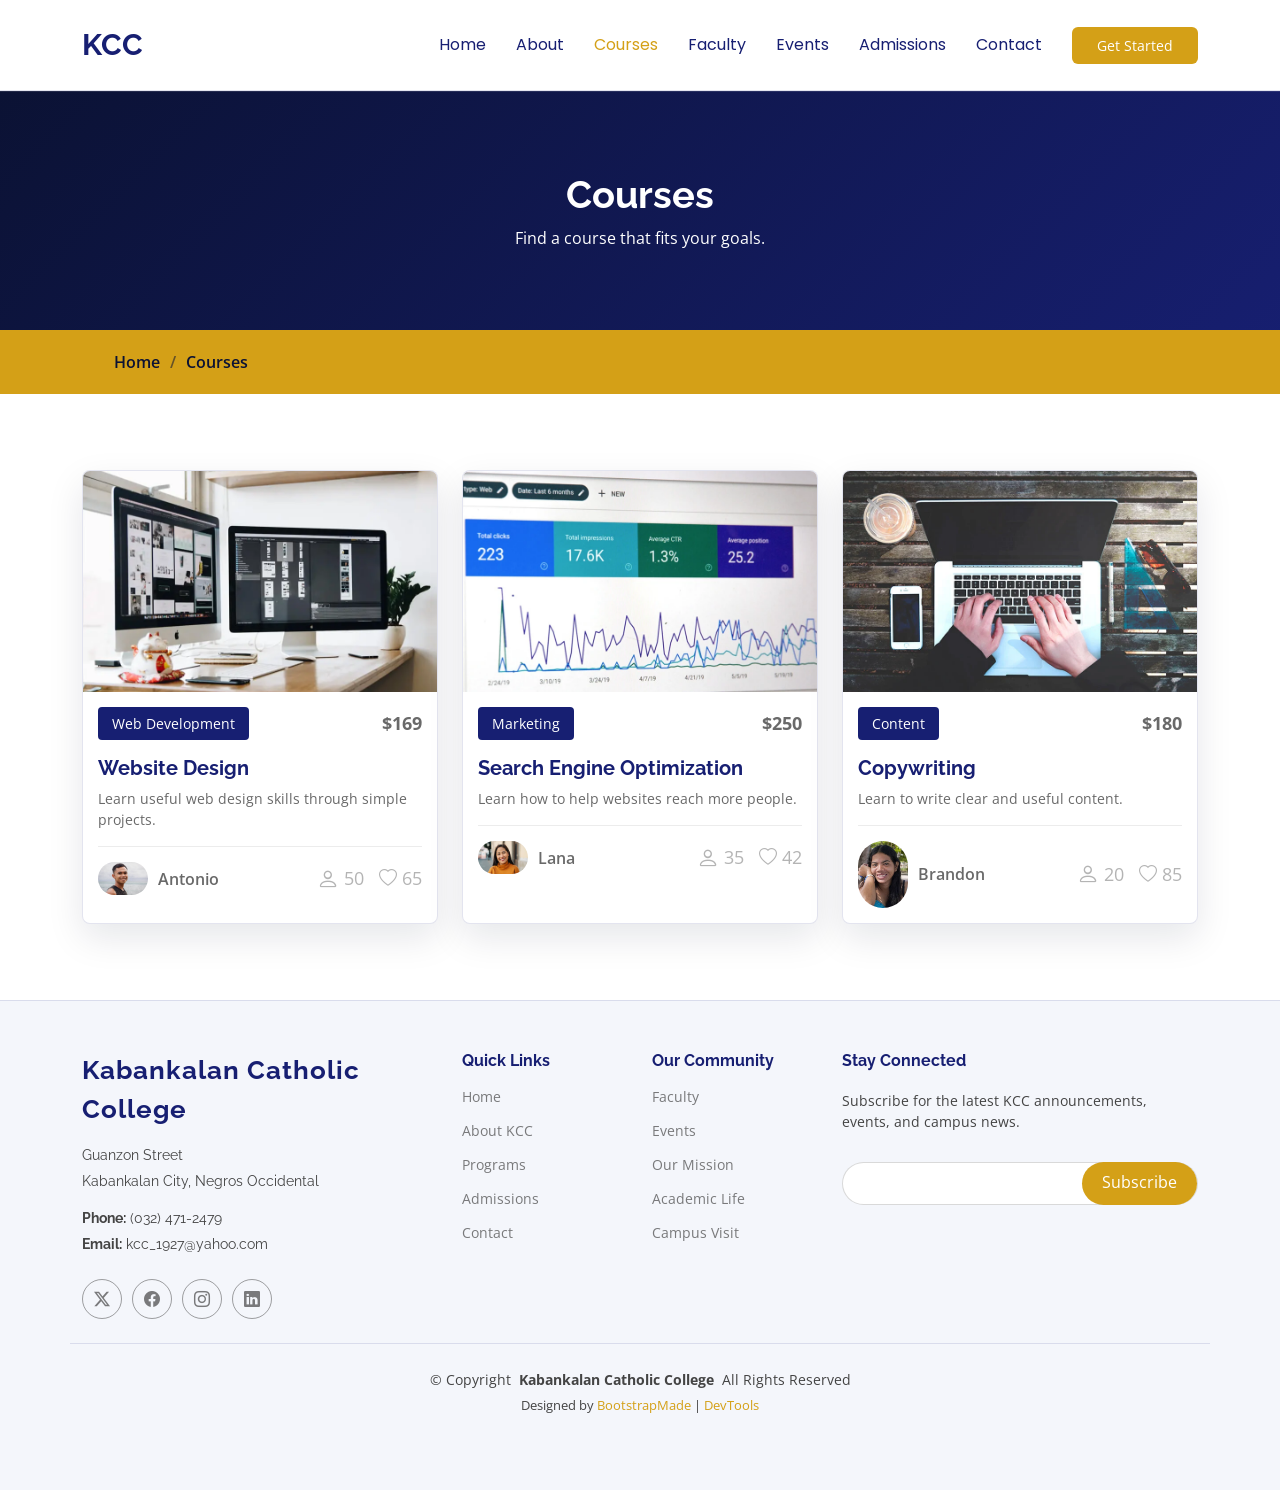
<file: courses.html>
<!DOCTYPE html>
<html lang="en">

<head>
  <meta charset="utf-8">
  <meta content="width=device-width, initial-scale=1.0" name="viewport">
  <title>Courses - Kabankalan Catholic College</title>
  <meta name="description" content="">
  <meta name="keywords" content="">

  <!-- Favicons -->
  <link href="assets/img/favicon.png" rel="icon">
  <link href="assets/img/apple-touch-icon.png" rel="apple-touch-icon">

  <!-- Fonts -->
  <link href="https://fonts.googleapis.com" rel="preconnect">
  <link href="https://fonts.gstatic.com" rel="preconnect" crossorigin>
  <link
    href="https://fonts.googleapis.com/css2?family=Open+Sans:ital,wght@0,300;0,400;0,500;0,600;0,700;0,800;1,300;1,400;1,500;1,600;1,700;1,800&family=Poppins:ital,wght@0,100;0,200;0,300;0,400;0,500;0,600;0,700;0,800;0,900;1,100;1,200;1,300;1,400;1,500;1,600;1,700;1,800;1,900&family=Raleway:ital,wght@0,100;0,200;0,300;0,400;0,500;0,600;0,700;0,800;0,900;1,100;1,200;1,300;1,400;1,500;1,600;1,700;1,800;1,900&display=swap"
    rel="stylesheet">

  <!-- Vendor CSS Files -->
  <link href="assets/vendor/bootstrap/css/bootstrap.min.css" rel="stylesheet">
  <link href="assets/vendor/bootstrap-icons/bootstrap-icons.css" rel="stylesheet">
  <link href="assets/vendor/aos/aos.css" rel="stylesheet">
  <link href="assets/vendor/glightbox/css/glightbox.min.css" rel="stylesheet">
  <link href="assets/vendor/swiper/swiper-bundle.min.css" rel="stylesheet">

  <!-- Main CSS File -->
  <link href="assets/css/main.css" rel="stylesheet">

  <!-- =======================================================
  * Template Name: Mentor
  * Template URL: https://bootstrapmade.com/mentor-free-education-bootstrap-theme/
  * Updated: Jul 07 2025 with Bootstrap v5.3.7
  * Author: BootstrapMade.com
  * License: https://bootstrapmade.com/license/
  ======================================================== -->
</head>

<body class="courses-page">

  <header id="header" class="header d-flex align-items-center sticky-top">
    <div class="container-fluid container-xl position-relative d-flex align-items-center">

      <a href="index.html" class="logo d-flex align-items-center me-auto">
        <!-- Uncomment the line below if you also wish to use an image logo -->
        <!-- <img src="assets/img/logo.webp" alt=""> -->
        <h1 class="sitename">KCC</h1>
      </a>

      <nav id="navmenu" class="navmenu">
        <ul>
          <li><a href="index.html">Home<br></a></li>
          <li><a href="about.html">About</a></li>
          <li><a href="courses.html" class="active">Courses</a></li>
          <li><a href="trainers.html">Faculty</a></li>
          <li><a href="events.html">Events</a></li>
          <li><a href="pricing.html">Admissions</a></li>
          <li><a href="contact.html">Contact</a></li>
        </ul>
        <i class="mobile-nav-toggle d-xl-none bi bi-list"></i>
      </nav>

      <a class="btn-getstarted" href="courses.html">Get Started</a>

    </div>
  </header>

  <main class="main">

    <!-- Page Title -->
    <div class="page-title" data-aos="fade">
      <div class="heading">
        <div class="container">
          <div class="row d-flex justify-content-center text-center">
            <div class="col-lg-8">
              <h1>Courses</h1>
              <p class="mb-0">Find a course that fits your goals.</p>
            </div>
          </div>
        </div>
      </div>
      <nav class="breadcrumbs">
        <div class="container">
          <ol>
            <li><a href="index.html">Home</a></li>
            <li class="current">Courses</li>
          </ol>
        </div>
      </nav>
    </div><!-- End Page Title -->

    <!-- Courses Section -->
    <section id="courses" class="courses section">

      <div class="container">

        <div class="row">

          <div class="col-lg-4 col-md-6 d-flex align-items-stretch" data-aos="zoom-in" data-aos-delay="100">
            <div class="course-item">
              <img src="assets/img/course/course-1.webp" class="img-fluid" alt="...">
              <div class="course-content">
                <div class="d-flex justify-content-between align-items-center mb-3">
                  <p class="category">Web Development</p>
                  <p class="price">$169</p>
                </div>

                <h3><a href="course-details.html">Website Design</a></h3>
                <p class="description">Learn useful web design skills through simple projects.</p>
                <div class="trainer d-flex justify-content-between align-items-center">
                  <div class="trainer-profile d-flex align-items-center">
                    <img src="assets/img/trainers/images (15).jpeg" class="img-fluid" alt="Antonio, web design trainer">
                    <a href="" class="trainer-link">Antonio</a>
                  </div>
                  <div class="trainer-rank d-flex align-items-center">
                    <i class="bi bi-person user-icon"></i>&nbsp;50
                    &nbsp;&nbsp;
                    <i class="bi bi-heart heart-icon"></i>&nbsp;65
                  </div>
                </div>
              </div>
            </div>
          </div> <!-- End Course Item-->

          <div class="col-lg-4 col-md-6 d-flex align-items-stretch mt-4 mt-md-0" data-aos="zoom-in"
            data-aos-delay="200">
            <div class="course-item">
              <img src="assets/img/course/course-2.webp" class="img-fluid" alt="...">
              <div class="course-content">
                <div class="d-flex justify-content-between align-items-center mb-3">
                  <p class="category">Marketing</p>
                  <p class="price">$250</p>
                </div>

                <h3><a href="course-details.html">Search Engine Optimization</a></h3>
                <p class="description">Learn how to help websites reach more people.</p>
                <div class="trainer d-flex justify-content-between align-items-center">
                  <div class="trainer-profile d-flex align-items-center">
                    <img src="assets/img/trainers/images (16).jpeg" class="img-fluid" alt="Lana, marketing trainer">
                    <a href="" class="trainer-link">Lana</a>
                  </div>
                  <div class="trainer-rank d-flex align-items-center">
                    <i class="bi bi-person user-icon"></i>&nbsp;35
                    &nbsp;&nbsp;
                    <i class="bi bi-heart heart-icon"></i>&nbsp;42
                  </div>
                </div>
              </div>
            </div>
          </div> <!-- End Course Item-->

          <div class="col-lg-4 col-md-6 d-flex align-items-stretch mt-4 mt-lg-0" data-aos="zoom-in"
            data-aos-delay="300">
            <div class="course-item">
              <img src="assets/img/course/course-3.webp" class="img-fluid" alt="...">
              <div class="course-content">
                <div class="d-flex justify-content-between align-items-center mb-3">
                  <p class="category">Content</p>
                  <p class="price">$180</p>
                </div>

                <h3><a href="course-details.html">Copywriting</a></h3>
                <p class="description">Learn to write clear and useful content.</p>
                <div class="trainer d-flex justify-content-between align-items-center">
                  <div class="trainer-profile d-flex align-items-center">
                    <img src="assets/img/trainers/images (18).jpeg" class="img-fluid" alt="Brandon, copywriting trainer">
                    <a href="" class="trainer-link">Brandon</a>
                  </div>
                  <div class="trainer-rank d-flex align-items-center">
                    <i class="bi bi-person user-icon"></i>&nbsp;20
                    &nbsp;&nbsp;
                    <i class="bi bi-heart heart-icon"></i>&nbsp;85
                  </div>
                </div>
              </div>
            </div>
          </div> <!-- End Course Item-->

        </div>

      </div>

    </section><!-- /Courses Section -->

  </main>

  <footer id="footer" class="footer position-relative light-background">

    <div class="container footer-top">
      <div class="row gy-4">
        <div class="col-lg-4 col-md-6 footer-about">
          <a href="index.html" class="logo d-flex align-items-center">
            <span class="sitename">Kabankalan Catholic College</span>
          </a>
          <div class="footer-contact pt-3">
            <p>Guanzon Street</p>
            <p>Kabankalan City, Negros Occidental</p>
            <p class="mt-3"><strong>Phone:</strong> <span>(032) 471-2479</span></p>
            <p><strong>Email:</strong> <span>kcc_1927@yahoo.com</span></p>
          </div>
          <div class="social-links d-flex mt-4">
            <a href=""><i class="bi bi-twitter-x"></i></a>
            <a href=""><i class="bi bi-facebook"></i></a>
            <a href=""><i class="bi bi-instagram"></i></a>
            <a href=""><i class="bi bi-linkedin"></i></a>
          </div>
        </div>

        <div class="col-lg-2 col-md-3 footer-links">
          <h4>Quick Links</h4>
          <ul>
            <li><a href="index.html">Home</a></li>
            <li><a href="about.html">About KCC</a></li>
            <li><a href="courses.html">Programs</a></li>
            <li><a href="pricing.html">Admissions</a></li>
            <li><a href="contact.html">Contact</a></li>
          </ul>
        </div>

        <div class="col-lg-2 col-md-3 footer-links">
          <h4>Our Community</h4>
          <ul>
            <li><a href="trainers.html">Faculty</a></li>
            <li><a href="events.html">Events</a></li>
            <li><a href="about.html">Our Mission</a></li>
            <li><a href="course-details.html">Academic Life</a></li>
            <li><a href="contact.html">Campus Visit</a></li>
          </ul>
        </div>

        <div class="col-lg-4 col-md-12 footer-newsletter">
          <h4>Stay Connected</h4>
          <p>Subscribe for the latest KCC announcements, events, and campus news.</p>
          <form action="#" method="post" class="email-form">
            <div class="newsletter-form"><input type="email" name="email"><input type="submit" value="Subscribe"></div>
            <div class="loading">Loading</div>
            <div class="error-message"></div>
            <div class="sent-message">Your subscription request has been sent. Thank you!</div>
          </form>
        </div>

      </div>
    </div>

    <div class="container copyright text-center mt-4">
      <p>© <span>Copyright</span> <strong class="px-1 sitename">Kabankalan Catholic College</strong> <span>All Rights Reserved</span></p>
      <div class="credits">
        <!-- All the links in the footer should remain intact. -->
        <!-- You can delete the links only if you've purchased the pro version. -->
        <!-- Licensing information: https://bootstrapmade.com/license/ -->
        Designed by <a href="https://bootstrapmade.com/">BootstrapMade</a> | <a
          href="https://bootstrapmade.com/tools/">DevTools</a>
      </div>
    </div>

  </footer>

  <!-- Scroll Top -->
  <a href="#" id="scroll-top" class="scroll-top d-flex align-items-center justify-content-center"><i
      class="bi bi-arrow-up-short"></i></a>

  <!-- Preloader -->
  <div id="preloader"></div>

  <!-- Vendor JS Files -->
  <script src="assets/vendor/bootstrap/js/bootstrap.bundle.min.js"></script>
  <script src="assets/vendor/aos/aos.js"></script>
  <script src="assets/vendor/glightbox/js/glightbox.min.js"></script>
  <script src="assets/vendor/purecounter/purecounter_vanilla.js"></script>
  <script src="assets/vendor/swiper/swiper-bundle.min.js"></script>

  <!-- Main JS File -->
  <script src="assets/js/main.js"></script>

</body>

</html>
</file>
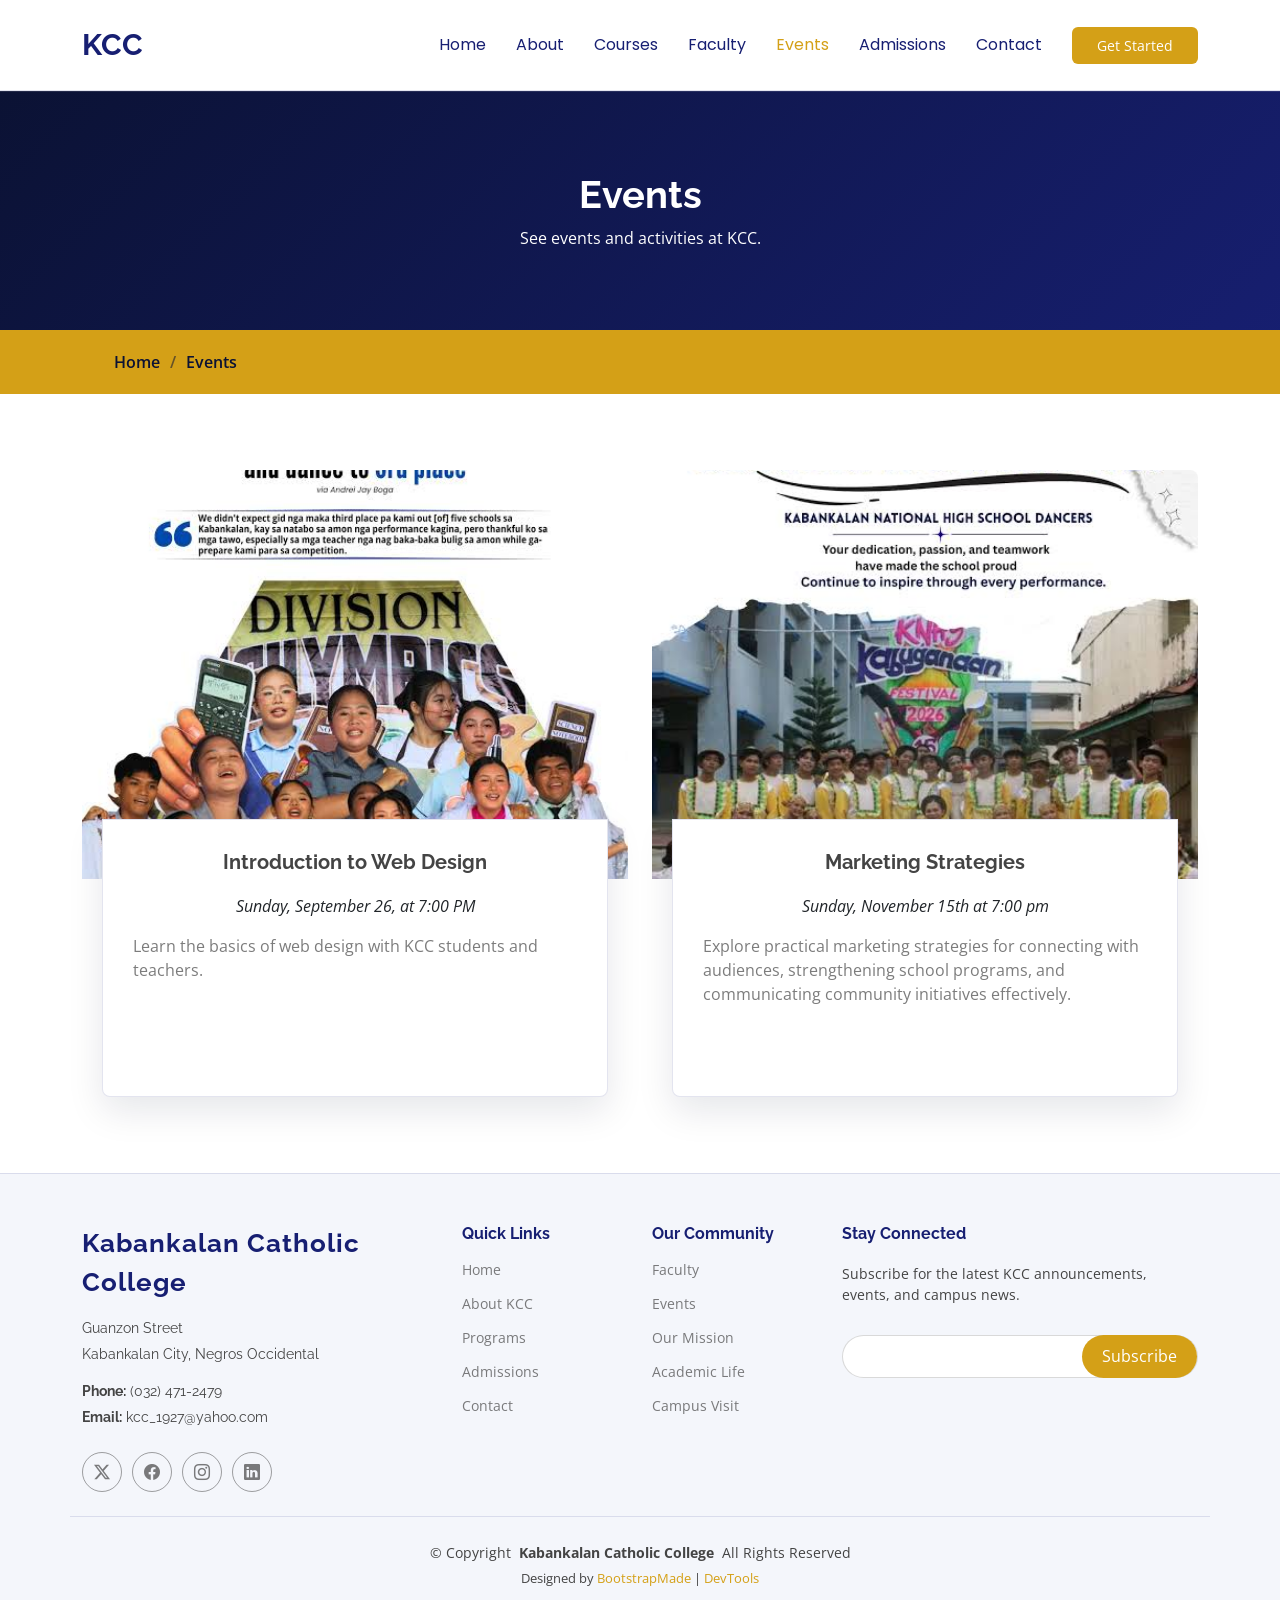
<file: events.html>
<!DOCTYPE html>
<html lang="en">

<head>
  <meta charset="utf-8">
  <meta content="width=device-width, initial-scale=1.0" name="viewport">
  <title>Events - Kabankalan Catholic College</title>
  <meta name="description" content="">
  <meta name="keywords" content="">

  <!-- Favicons -->
  <link href="assets/img/favicon.png" rel="icon">
  <link href="assets/img/apple-touch-icon.png" rel="apple-touch-icon">

  <!-- Fonts -->
  <link href="https://fonts.googleapis.com" rel="preconnect">
  <link href="https://fonts.gstatic.com" rel="preconnect" crossorigin>
  <link href="https://fonts.googleapis.com/css2?family=Open+Sans:ital,wght@0,300;0,400;0,500;0,600;0,700;0,800;1,300;1,400;1,500;1,600;1,700;1,800&family=Poppins:ital,wght@0,100;0,200;0,300;0,400;0,500;0,600;0,700;0,800;0,900;1,100;1,200;1,300;1,400;1,500;1,600;1,700;1,800;1,900&family=Raleway:ital,wght@0,100;0,200;0,300;0,400;0,500;0,600;0,700;0,800;0,900;1,100;1,200;1,300;1,400;1,500;1,600;1,700;1,800;1,900&display=swap" rel="stylesheet">

  <!-- Vendor CSS Files -->
  <link href="assets/vendor/bootstrap/css/bootstrap.min.css" rel="stylesheet">
  <link href="assets/vendor/bootstrap-icons/bootstrap-icons.css" rel="stylesheet">
  <link href="assets/vendor/aos/aos.css" rel="stylesheet">
  <link href="assets/vendor/glightbox/css/glightbox.min.css" rel="stylesheet">
  <link href="assets/vendor/swiper/swiper-bundle.min.css" rel="stylesheet">

  <!-- Main CSS File -->
  <link href="assets/css/main.css" rel="stylesheet">

  <!-- =======================================================
  * Template Name: Mentor
  * Template URL: https://bootstrapmade.com/mentor-free-education-bootstrap-theme/
  * Updated: Jul 07 2025 with Bootstrap v5.3.7
  * Author: BootstrapMade.com
  * License: https://bootstrapmade.com/license/
  ======================================================== -->
</head>

<body class="events-page">

  <header id="header" class="header d-flex align-items-center sticky-top">
    <div class="container-fluid container-xl position-relative d-flex align-items-center">

      <a href="index.html" class="logo d-flex align-items-center me-auto">
        <!-- Uncomment the line below if you also wish to use an image logo -->
        <!-- <img src="assets/img/logo.webp" alt=""> -->
        <h1 class="sitename">KCC</h1>
      </a>

      <nav id="navmenu" class="navmenu">
        <ul>
          <li><a href="index.html">Home<br></a></li>
          <li><a href="about.html">About</a></li>
          <li><a href="courses.html">Courses</a></li>
          <li><a href="trainers.html">Faculty</a></li>
          <li><a href="events.html" class="active">Events</a></li>
          <li><a href="pricing.html">Admissions</a></li>
          <li><a href="contact.html">Contact</a></li>
        </ul>
        <i class="mobile-nav-toggle d-xl-none bi bi-list"></i>
      </nav>

      <a class="btn-getstarted" href="courses.html">Get Started</a>

    </div>
  </header>

  <main class="main">

    <!-- Page Title -->
    <div class="page-title" data-aos="fade">
      <div class="heading">
        <div class="container">
          <div class="row d-flex justify-content-center text-center">
            <div class="col-lg-8">
              <h1>Events</h1>
              <p class="mb-0">See events and activities at KCC.</p>
            </div>
          </div>
        </div>
      </div>
      <nav class="breadcrumbs">
        <div class="container">
          <ol>
            <li><a href="index.html">Home</a></li>
            <li class="current">Events</li>
          </ol>
        </div>
      </nav>
    </div><!-- End Page Title -->

    <!-- Events Section -->
    <section id="events" class="events section">

      <div class="container" data-aos="fade-up">

        <div class="row">
          <div class="col-md-6 d-flex align-items-stretch">
            <div class="card">
              <div class="card-img">
                <img src="assets/img/event/event.jpeg" alt="...">
              </div>
              <div class="card-body">
                <h5 class="card-title"><a href="">Introduction to Web Design</a></h5>
                <p class="fst-italic text-center">Sunday, September 26, at 7:00 PM</p>
                <p class="card-text">Learn the basics of web design with KCC students and teachers.</p>
              </div>
            </div>
          </div>
          <div class="col-md-6 d-flex align-items-stretch">
            <div class="card">
              <div class="card-img">
                <img src="assets/img/event/event2.jpeg" alt="...">
              </div>
              <div class="card-body">
                <h5 class="card-title"><a href="">Marketing Strategies</a></h5>
                <p class="fst-italic text-center">Sunday, November 15th at 7:00 pm</p>
                <p class="card-text">Explore practical marketing strategies for connecting with audiences, strengthening school programs, and communicating community initiatives effectively.</p>
              </div>
            </div>

          </div>
        </div>

      </div>

    </section><!-- /Events Section -->

  </main>

  <footer id="footer" class="footer position-relative light-background">

    <div class="container footer-top">
      <div class="row gy-4">
        <div class="col-lg-4 col-md-6 footer-about">
          <a href="index.html" class="logo d-flex align-items-center">
            <span class="sitename">Kabankalan Catholic College</span>
          </a>
          <div class="footer-contact pt-3">
            <p>Guanzon Street</p>
            <p>Kabankalan City, Negros Occidental</p>
            <p class="mt-3"><strong>Phone:</strong> <span>(032) 471-2479</span></p>
            <p><strong>Email:</strong> <span>kcc_1927@yahoo.com</span></p>
          </div>
          <div class="social-links d-flex mt-4">
            <a href=""><i class="bi bi-twitter-x"></i></a>
            <a href=""><i class="bi bi-facebook"></i></a>
            <a href=""><i class="bi bi-instagram"></i></a>
            <a href=""><i class="bi bi-linkedin"></i></a>
          </div>
        </div>

        <div class="col-lg-2 col-md-3 footer-links">
          <h4>Quick Links</h4>
          <ul>
            <li><a href="index.html">Home</a></li>
            <li><a href="about.html">About KCC</a></li>
            <li><a href="courses.html">Programs</a></li>
            <li><a href="pricing.html">Admissions</a></li>
            <li><a href="contact.html">Contact</a></li>
          </ul>
        </div>

        <div class="col-lg-2 col-md-3 footer-links">
          <h4>Our Community</h4>
          <ul>
            <li><a href="trainers.html">Faculty</a></li>
            <li><a href="events.html">Events</a></li>
            <li><a href="about.html">Our Mission</a></li>
            <li><a href="course-details.html">Academic Life</a></li>
            <li><a href="contact.html">Campus Visit</a></li>
          </ul>
        </div>

        <div class="col-lg-4 col-md-12 footer-newsletter">
          <h4>Stay Connected</h4>
          <p>Subscribe for the latest KCC announcements, events, and campus news.</p>
          <form action="#" method="post" class="email-form">
            <div class="newsletter-form"><input type="email" name="email"><input type="submit" value="Subscribe"></div>
            <div class="loading">Loading</div>
            <div class="error-message"></div>
            <div class="sent-message">Your subscription request has been sent. Thank you!</div>
          </form>
        </div>

      </div>
    </div>

    <div class="container copyright text-center mt-4">
      <p>© <span>Copyright</span> <strong class="px-1 sitename">Kabankalan Catholic College</strong> <span>All Rights Reserved</span></p>
      <div class="credits">
        <!-- All the links in the footer should remain intact. -->
        <!-- You can delete the links only if you've purchased the pro version. -->
        <!-- Licensing information: https://bootstrapmade.com/license/ -->
        Designed by <a href="https://bootstrapmade.com/">BootstrapMade</a> | <a href="https://bootstrapmade.com/tools/">DevTools</a>
      </div>
    </div>

  </footer>

  <!-- Scroll Top -->
  <a href="#" id="scroll-top" class="scroll-top d-flex align-items-center justify-content-center"><i class="bi bi-arrow-up-short"></i></a>

  <!-- Preloader -->
  <div id="preloader"></div>

  <!-- Vendor JS Files -->
  <script src="assets/vendor/bootstrap/js/bootstrap.bundle.min.js"></script>
  <script src="assets/vendor/aos/aos.js"></script>
  <script src="assets/vendor/glightbox/js/glightbox.min.js"></script>
  <script src="assets/vendor/purecounter/purecounter_vanilla.js"></script>
  <script src="assets/vendor/swiper/swiper-bundle.min.js"></script>

  <!-- Main JS File -->
  <script src="assets/js/main.js"></script>

</body>

</html>
</file>
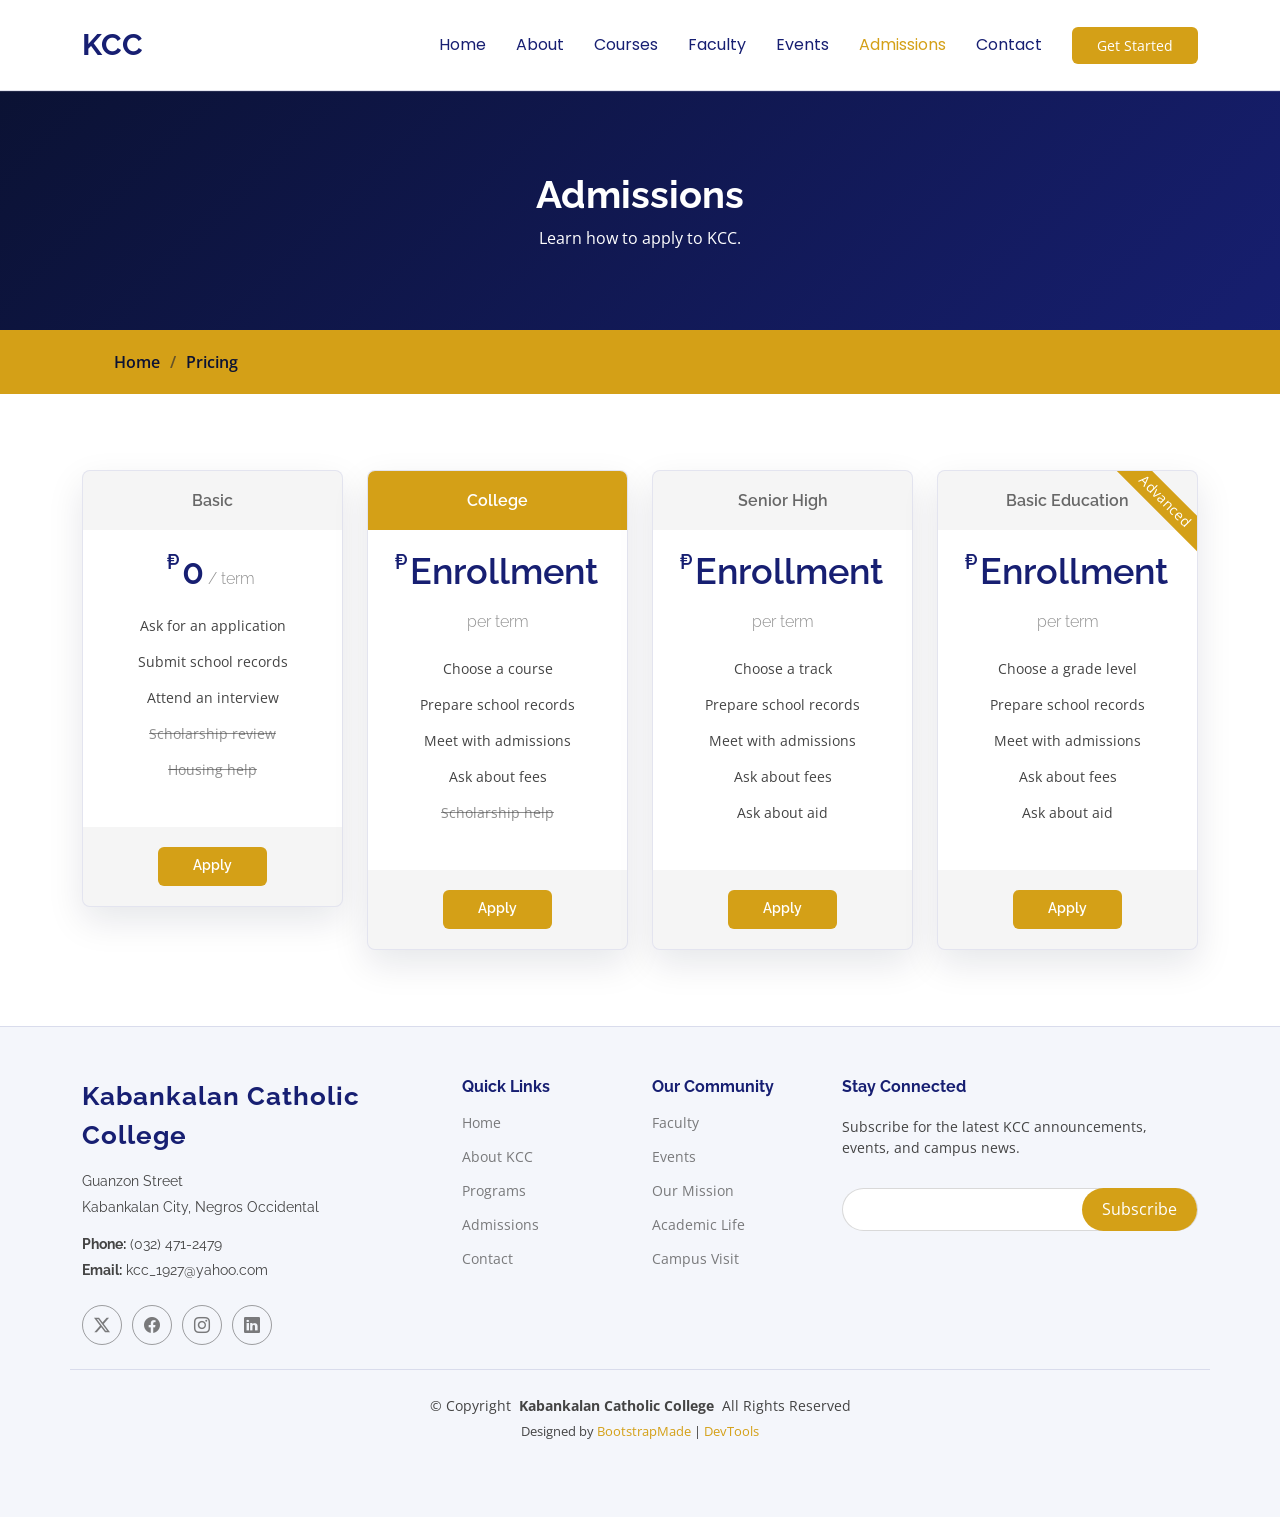
<file: pricing.html>
<!DOCTYPE html>
<html lang="en">

<head>
  <meta charset="utf-8">
  <meta content="width=device-width, initial-scale=1.0" name="viewport">
  <title>Admissions - Kabankalan Catholic College</title>
  <meta name="description" content="">
  <meta name="keywords" content="">

  <!-- Favicons -->
  <link href="assets/img/favicon.png" rel="icon">
  <link href="assets/img/apple-touch-icon.png" rel="apple-touch-icon">

  <!-- Fonts -->
  <link href="https://fonts.googleapis.com" rel="preconnect">
  <link href="https://fonts.gstatic.com" rel="preconnect" crossorigin>
  <link href="https://fonts.googleapis.com/css2?family=Open+Sans:ital,wght@0,300;0,400;0,500;0,600;0,700;0,800;1,300;1,400;1,500;1,600;1,700;1,800&family=Poppins:ital,wght@0,100;0,200;0,300;0,400;0,500;0,600;0,700;0,800;0,900;1,100;1,200;1,300;1,400;1,500;1,600;1,700;1,800;1,900&family=Raleway:ital,wght@0,100;0,200;0,300;0,400;0,500;0,600;0,700;0,800;0,900;1,100;1,200;1,300;1,400;1,500;1,600;1,700;1,800;1,900&display=swap" rel="stylesheet">

  <!-- Vendor CSS Files -->
  <link href="assets/vendor/bootstrap/css/bootstrap.min.css" rel="stylesheet">
  <link href="assets/vendor/bootstrap-icons/bootstrap-icons.css" rel="stylesheet">
  <link href="assets/vendor/aos/aos.css" rel="stylesheet">
  <link href="assets/vendor/glightbox/css/glightbox.min.css" rel="stylesheet">
  <link href="assets/vendor/swiper/swiper-bundle.min.css" rel="stylesheet">

  <!-- Main CSS File -->
  <link href="assets/css/main.css" rel="stylesheet">

  <!-- =======================================================
  * Template Name: Mentor
  * Template URL: https://bootstrapmade.com/mentor-free-education-bootstrap-theme/
  * Updated: Jul 07 2025 with Bootstrap v5.3.7
  * Author: BootstrapMade.com
  * License: https://bootstrapmade.com/license/
  ======================================================== -->
</head>

<body class="pricing-page">

  <header id="header" class="header d-flex align-items-center sticky-top">
    <div class="container-fluid container-xl position-relative d-flex align-items-center">

      <a href="index.html" class="logo d-flex align-items-center me-auto">
        <!-- Uncomment the line below if you also wish to use an image logo -->
        <!-- <img src="assets/img/logo.webp" alt=""> -->
        <h1 class="sitename">KCC</h1>
      </a>

      <nav id="navmenu" class="navmenu">
        <ul>
          <li><a href="index.html">Home<br></a></li>
          <li><a href="about.html">About</a></li>
          <li><a href="courses.html">Courses</a></li>
          <li><a href="trainers.html">Faculty</a></li>
          <li><a href="events.html">Events</a></li>
          <li><a href="pricing.html" class="active">Admissions</a></li>
          <li><a href="contact.html">Contact</a></li>
        </ul>
        <i class="mobile-nav-toggle d-xl-none bi bi-list"></i>
      </nav>

      <a class="btn-getstarted" href="courses.html">Get Started</a>

    </div>
  </header>

  <main class="main">

    <!-- Page Title -->
    <div class="page-title" data-aos="fade">
      <div class="heading">
        <div class="container">
          <div class="row d-flex justify-content-center text-center">
            <div class="col-lg-8">
              <h1>Admissions</h1>
              <p class="mb-0">Learn how to apply to KCC.</p>
            </div>
          </div>
        </div>
      </div>
      <nav class="breadcrumbs">
        <div class="container">
          <ol>
            <li><a href="index.html">Home</a></li>
            <li class="current">Pricing</li>
          </ol>
        </div>
      </nav>
    </div><!-- End Page Title -->

    <!-- Pricing Section -->
    <section id="pricing" class="pricing section">

      <div class="container">

        <div class="row gy-3">

          <div class="col-xl-3 col-lg-6" data-aos="fade-up" data-aos-delay="100">
            <div class="pricing-item">
              <h3>Basic</h3>
              <h4><sup>₱</sup>0<span> / term</span></h4>
              <ul>
                <li>Ask for an application</li>
                <li>Submit school records</li>
                <li>Attend an interview</li>
                <li class="na">Scholarship review</li>
                <li class="na">Housing help</li>
              </ul>
              <div class="btn-wrap">
                <a href="contact.html" class="btn-buy">Apply</a>
              </div>
            </div>
          </div><!-- End Pricing Item -->

          <div class="col-xl-3 col-lg-6" data-aos="fade-up" data-aos-delay="200">
            <div class="pricing-item featured">
              <h3>College</h3>
              <h4><sup>₱</sup>Enrollment<span> per term</span></h4>
              <ul>
                <li>Choose a course</li>
                <li>Prepare school records</li>
                <li>Meet with admissions</li>
                <li>Ask about fees</li>
                <li class="na">Scholarship help</li>
              </ul>
              <div class="btn-wrap">
                <a href="contact.html" class="btn-buy">Apply</a>
              </div>
            </div>
          </div><!-- End Pricing Item -->

          <div class="col-xl-3 col-lg-6" data-aos="fade-up" data-aos-delay="400">
            <div class="pricing-item">
              <h3>Senior High</h3>
              <h4><sup>₱</sup>Enrollment<span> per term</span></h4>
              <ul>
                <li>Choose a track</li>
                <li>Prepare school records</li>
                <li>Meet with admissions</li>
                <li>Ask about fees</li>
                <li>Ask about aid</li>
              </ul>
              <div class="btn-wrap">
                <a href="contact.html" class="btn-buy">Apply</a>
              </div>
            </div>
          </div><!-- End Pricing Item -->

          <div class="col-xl-3 col-lg-6" data-aos="fade-up" data-aos-delay="400">
            <div class="pricing-item">
              <span class="advanced">Advanced</span>
              <h3>Basic Education</h3>
              <h4><sup>₱</sup>Enrollment<span> per term</span></h4>
              <ul>
                <li>Choose a grade level</li>
                <li>Prepare school records</li>
                <li>Meet with admissions</li>
                <li>Ask about fees</li>
                <li>Ask about aid</li>
              </ul>
              <div class="btn-wrap">
                <a href="contact.html" class="btn-buy">Apply</a>
              </div>
            </div>
          </div><!-- End Pricing Item -->

        </div>

      </div>

    </section><!-- /Pricing Section -->

  </main>

  <footer id="footer" class="footer position-relative light-background">

    <div class="container footer-top">
      <div class="row gy-4">
        <div class="col-lg-4 col-md-6 footer-about">
          <a href="index.html" class="logo d-flex align-items-center">
            <span class="sitename">Kabankalan Catholic College</span>
          </a>
          <div class="footer-contact pt-3">
            <p>Guanzon Street</p>
            <p>Kabankalan City, Negros Occidental</p>
            <p class="mt-3"><strong>Phone:</strong> <span>(032) 471-2479</span></p>
            <p><strong>Email:</strong> <span>kcc_1927@yahoo.com</span></p>
          </div>
          <div class="social-links d-flex mt-4">
            <a href=""><i class="bi bi-twitter-x"></i></a>
            <a href=""><i class="bi bi-facebook"></i></a>
            <a href=""><i class="bi bi-instagram"></i></a>
            <a href=""><i class="bi bi-linkedin"></i></a>
          </div>
        </div>

        <div class="col-lg-2 col-md-3 footer-links">
          <h4>Quick Links</h4>
          <ul>
            <li><a href="index.html">Home</a></li>
            <li><a href="about.html">About KCC</a></li>
            <li><a href="courses.html">Programs</a></li>
            <li><a href="pricing.html">Admissions</a></li>
            <li><a href="contact.html">Contact</a></li>
          </ul>
        </div>

        <div class="col-lg-2 col-md-3 footer-links">
          <h4>Our Community</h4>
          <ul>
            <li><a href="trainers.html">Faculty</a></li>
            <li><a href="events.html">Events</a></li>
            <li><a href="about.html">Our Mission</a></li>
            <li><a href="course-details.html">Academic Life</a></li>
            <li><a href="contact.html">Campus Visit</a></li>
          </ul>
        </div>

        <div class="col-lg-4 col-md-12 footer-newsletter">
          <h4>Stay Connected</h4>
          <p>Subscribe for the latest KCC announcements, events, and campus news.</p>
          <form action="#" method="post" class="email-form">
            <div class="newsletter-form"><input type="email" name="email"><input type="submit" value="Subscribe"></div>
            <div class="loading">Loading</div>
            <div class="error-message"></div>
            <div class="sent-message">Your subscription request has been sent. Thank you!</div>
          </form>
        </div>

      </div>
    </div>

    <div class="container copyright text-center mt-4">
      <p>© <span>Copyright</span> <strong class="px-1 sitename">Kabankalan Catholic College</strong> <span>All Rights Reserved</span></p>
      <div class="credits">
        <!-- All the links in the footer should remain intact. -->
        <!-- You can delete the links only if you've purchased the pro version. -->
        <!-- Licensing information: https://bootstrapmade.com/license/ -->
        Designed by <a href="https://bootstrapmade.com/">BootstrapMade</a> | <a href="https://bootstrapmade.com/tools/">DevTools</a>
      </div>
    </div>

  </footer>

  <!-- Scroll Top -->
  <a href="#" id="scroll-top" class="scroll-top d-flex align-items-center justify-content-center"><i class="bi bi-arrow-up-short"></i></a>

  <!-- Preloader -->
  <div id="preloader"></div>

  <!-- Vendor JS Files -->
  <script src="assets/vendor/bootstrap/js/bootstrap.bundle.min.js"></script>
  <script src="assets/vendor/aos/aos.js"></script>
  <script src="assets/vendor/glightbox/js/glightbox.min.js"></script>
  <script src="assets/vendor/purecounter/purecounter_vanilla.js"></script>
  <script src="assets/vendor/swiper/swiper-bundle.min.js"></script>

  <!-- Main JS File -->
  <script src="assets/js/main.js"></script>

</body>

</html>
</file>
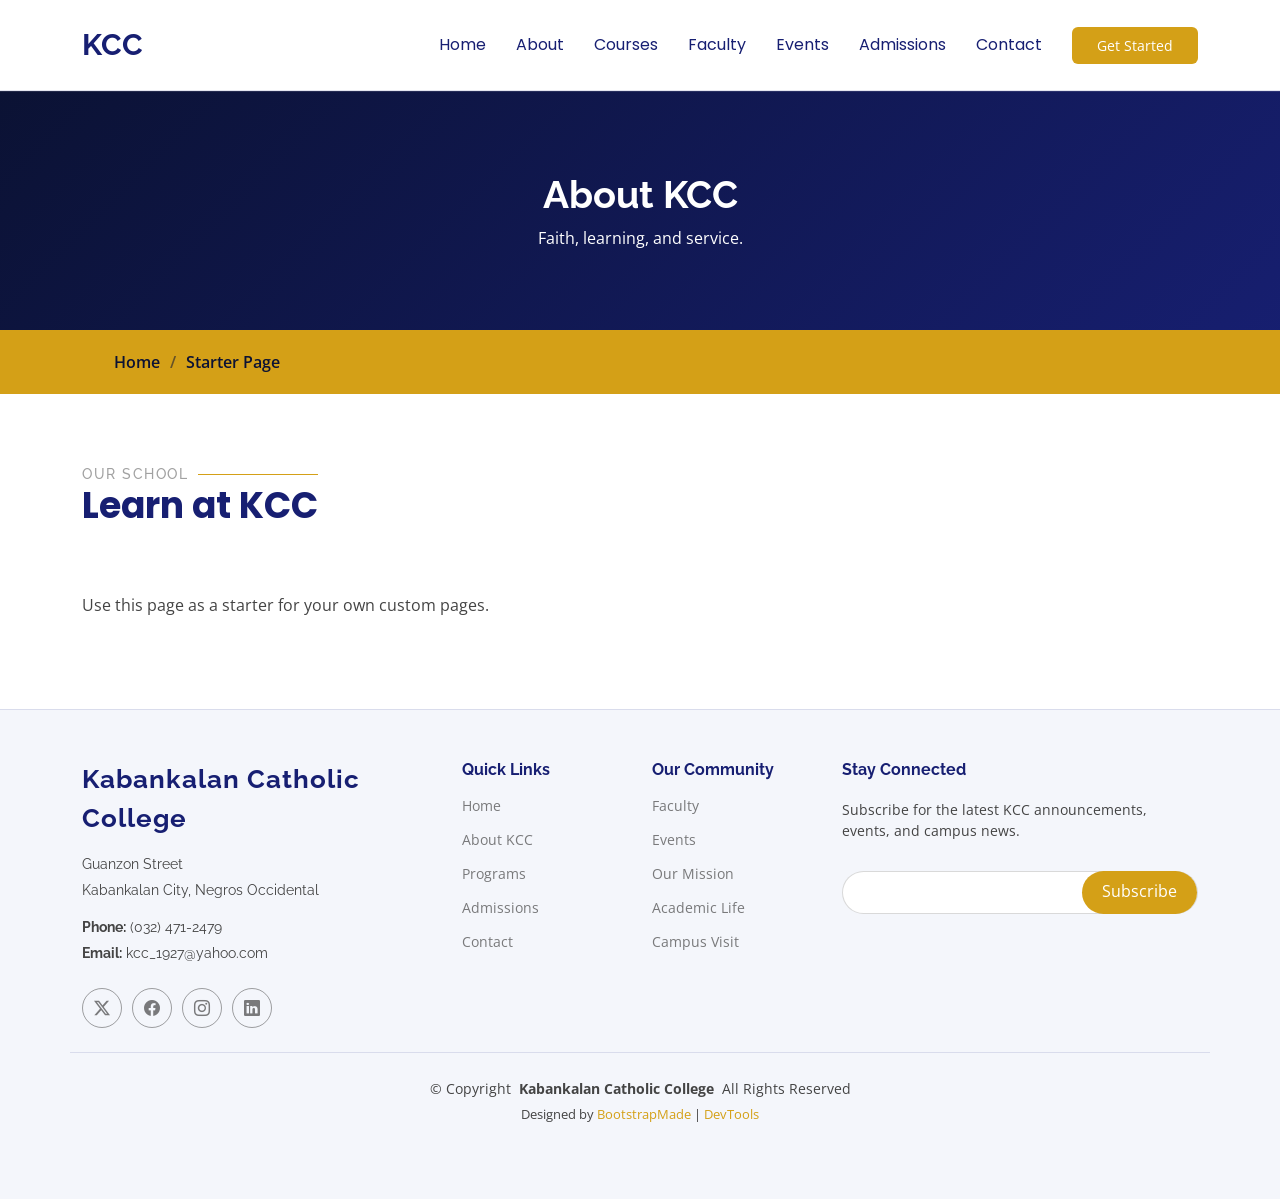
<file: starter-page.html>
<!DOCTYPE html>
<html lang="en">

<head>
  <meta charset="utf-8">
  <meta content="width=device-width, initial-scale=1.0" name="viewport">
  <title>Page - Kabankalan Catholic College</title>
  <meta name="description" content="">
  <meta name="keywords" content="">

  <!-- Favicons -->
  <link href="assets/img/favicon.png" rel="icon">
  <link href="assets/img/apple-touch-icon.png" rel="apple-touch-icon">

  <!-- Fonts -->
  <link href="https://fonts.googleapis.com" rel="preconnect">
  <link href="https://fonts.gstatic.com" rel="preconnect" crossorigin>
  <link href="https://fonts.googleapis.com/css2?family=Open+Sans:ital,wght@0,300;0,400;0,500;0,600;0,700;0,800;1,300;1,400;1,500;1,600;1,700;1,800&family=Poppins:ital,wght@0,100;0,200;0,300;0,400;0,500;0,600;0,700;0,800;0,900;1,100;1,200;1,300;1,400;1,500;1,600;1,700;1,800;1,900&family=Raleway:ital,wght@0,100;0,200;0,300;0,400;0,500;0,600;0,700;0,800;0,900;1,100;1,200;1,300;1,400;1,500;1,600;1,700;1,800;1,900&display=swap" rel="stylesheet">

  <!-- Vendor CSS Files -->
  <link href="assets/vendor/bootstrap/css/bootstrap.min.css" rel="stylesheet">
  <link href="assets/vendor/bootstrap-icons/bootstrap-icons.css" rel="stylesheet">
  <link href="assets/vendor/aos/aos.css" rel="stylesheet">
  <link href="assets/vendor/glightbox/css/glightbox.min.css" rel="stylesheet">
  <link href="assets/vendor/swiper/swiper-bundle.min.css" rel="stylesheet">

  <!-- Main CSS File -->
  <link href="assets/css/main.css" rel="stylesheet">

  <!-- =======================================================
  * Template Name: Mentor
  * Template URL: https://bootstrapmade.com/mentor-free-education-bootstrap-theme/
  * Updated: Jul 07 2025 with Bootstrap v5.3.7
  * Author: BootstrapMade.com
  * License: https://bootstrapmade.com/license/
  ======================================================== -->
</head>

<body class="starter-page-page">

  <header id="header" class="header d-flex align-items-center sticky-top">
    <div class="container-fluid container-xl position-relative d-flex align-items-center">

      <a href="index.html" class="logo d-flex align-items-center me-auto">
        <!-- Uncomment the line below if you also wish to use an image logo -->
        <!-- <img src="assets/img/logo.webp" alt=""> -->
        <h1 class="sitename">KCC</h1>
      </a>

      <nav id="navmenu" class="navmenu">
        <ul>
          <li><a href="index.html">Home<br></a></li>
          <li><a href="about.html">About</a></li>
          <li><a href="courses.html">Courses</a></li>
          <li><a href="trainers.html">Faculty</a></li>
          <li><a href="events.html">Events</a></li>
          <li><a href="pricing.html">Admissions</a></li>
          <li><a href="contact.html">Contact</a></li>
        </ul>
        <i class="mobile-nav-toggle d-xl-none bi bi-list"></i>
      </nav>

      <a class="btn-getstarted" href="courses.html">Get Started</a>

    </div>
  </header>

  <main class="main">

    <!-- Page Title -->
    <div class="page-title" data-aos="fade">
      <div class="heading">
        <div class="container">
          <div class="row d-flex justify-content-center text-center">
            <div class="col-lg-8">
              <h1>About KCC</h1>
              <p class="mb-0">Faith, learning, and service.</p>
            </div>
          </div>
        </div>
      </div>
      <nav class="breadcrumbs">
        <div class="container">
          <ol>
            <li><a href="index.html">Home</a></li>
            <li class="current">Starter Page</li>
          </ol>
        </div>
      </nav>
    </div><!-- End Page Title -->

    <!-- Starter Section Section -->
    <section id="starter-section" class="starter-section section">

      <!-- Section Title -->
      <div class="container section-title" data-aos="fade-up">
        <h2>Our School</h2>
        <p>Learn at KCC<br></p>
      </div><!-- End Section Title -->

      <div class="container" data-aos="fade-up">
        <p>Use this page as a starter for your own custom pages.</p>
      </div>

    </section><!-- /Starter Section Section -->

  </main>

  <footer id="footer" class="footer position-relative light-background">

    <div class="container footer-top">
      <div class="row gy-4">
        <div class="col-lg-4 col-md-6 footer-about">
          <a href="index.html" class="logo d-flex align-items-center">
            <span class="sitename">Kabankalan Catholic College</span>
          </a>
          <div class="footer-contact pt-3">
            <p>Guanzon Street</p>
            <p>Kabankalan City, Negros Occidental</p>
            <p class="mt-3"><strong>Phone:</strong> <span>(032) 471-2479</span></p>
            <p><strong>Email:</strong> <span>kcc_1927@yahoo.com</span></p>
          </div>
          <div class="social-links d-flex mt-4">
            <a href=""><i class="bi bi-twitter-x"></i></a>
            <a href=""><i class="bi bi-facebook"></i></a>
            <a href=""><i class="bi bi-instagram"></i></a>
            <a href=""><i class="bi bi-linkedin"></i></a>
          </div>
        </div>

        <div class="col-lg-2 col-md-3 footer-links">
          <h4>Quick Links</h4>
          <ul>
            <li><a href="index.html">Home</a></li>
            <li><a href="about.html">About KCC</a></li>
            <li><a href="courses.html">Programs</a></li>
            <li><a href="pricing.html">Admissions</a></li>
            <li><a href="contact.html">Contact</a></li>
          </ul>
        </div>

        <div class="col-lg-2 col-md-3 footer-links">
          <h4>Our Community</h4>
          <ul>
            <li><a href="trainers.html">Faculty</a></li>
            <li><a href="events.html">Events</a></li>
            <li><a href="about.html">Our Mission</a></li>
            <li><a href="course-details.html">Academic Life</a></li>
            <li><a href="contact.html">Campus Visit</a></li>
          </ul>
        </div>

        <div class="col-lg-4 col-md-12 footer-newsletter">
          <h4>Stay Connected</h4>
          <p>Subscribe for the latest KCC announcements, events, and campus news.</p>
          <form action="#" method="post" class="email-form">
            <div class="newsletter-form"><input type="email" name="email"><input type="submit" value="Subscribe"></div>
            <div class="loading">Loading</div>
            <div class="error-message"></div>
            <div class="sent-message">Your subscription request has been sent. Thank you!</div>
          </form>
        </div>

      </div>
    </div>

    <div class="container copyright text-center mt-4">
      <p>© <span>Copyright</span> <strong class="px-1 sitename">Kabankalan Catholic College</strong> <span>All Rights Reserved</span></p>
      <div class="credits">
        <!-- All the links in the footer should remain intact. -->
        <!-- You can delete the links only if you've purchased the pro version. -->
        <!-- Licensing information: https://bootstrapmade.com/license/ -->
        Designed by <a href="https://bootstrapmade.com/">BootstrapMade</a> | <a href="https://bootstrapmade.com/tools/">DevTools</a>
      </div>
    </div>

  </footer>

  <!-- Scroll Top -->
  <a href="#" id="scroll-top" class="scroll-top d-flex align-items-center justify-content-center"><i class="bi bi-arrow-up-short"></i></a>

  <!-- Preloader -->
  <div id="preloader"></div>

  <!-- Vendor JS Files -->
  <script src="assets/vendor/bootstrap/js/bootstrap.bundle.min.js"></script>
  <script src="assets/vendor/aos/aos.js"></script>
  <script src="assets/vendor/glightbox/js/glightbox.min.js"></script>
  <script src="assets/vendor/purecounter/purecounter_vanilla.js"></script>
  <script src="assets/vendor/swiper/swiper-bundle.min.js"></script>

  <!-- Main JS File -->
  <script src="assets/js/main.js"></script>

</body>

</html>
</file>
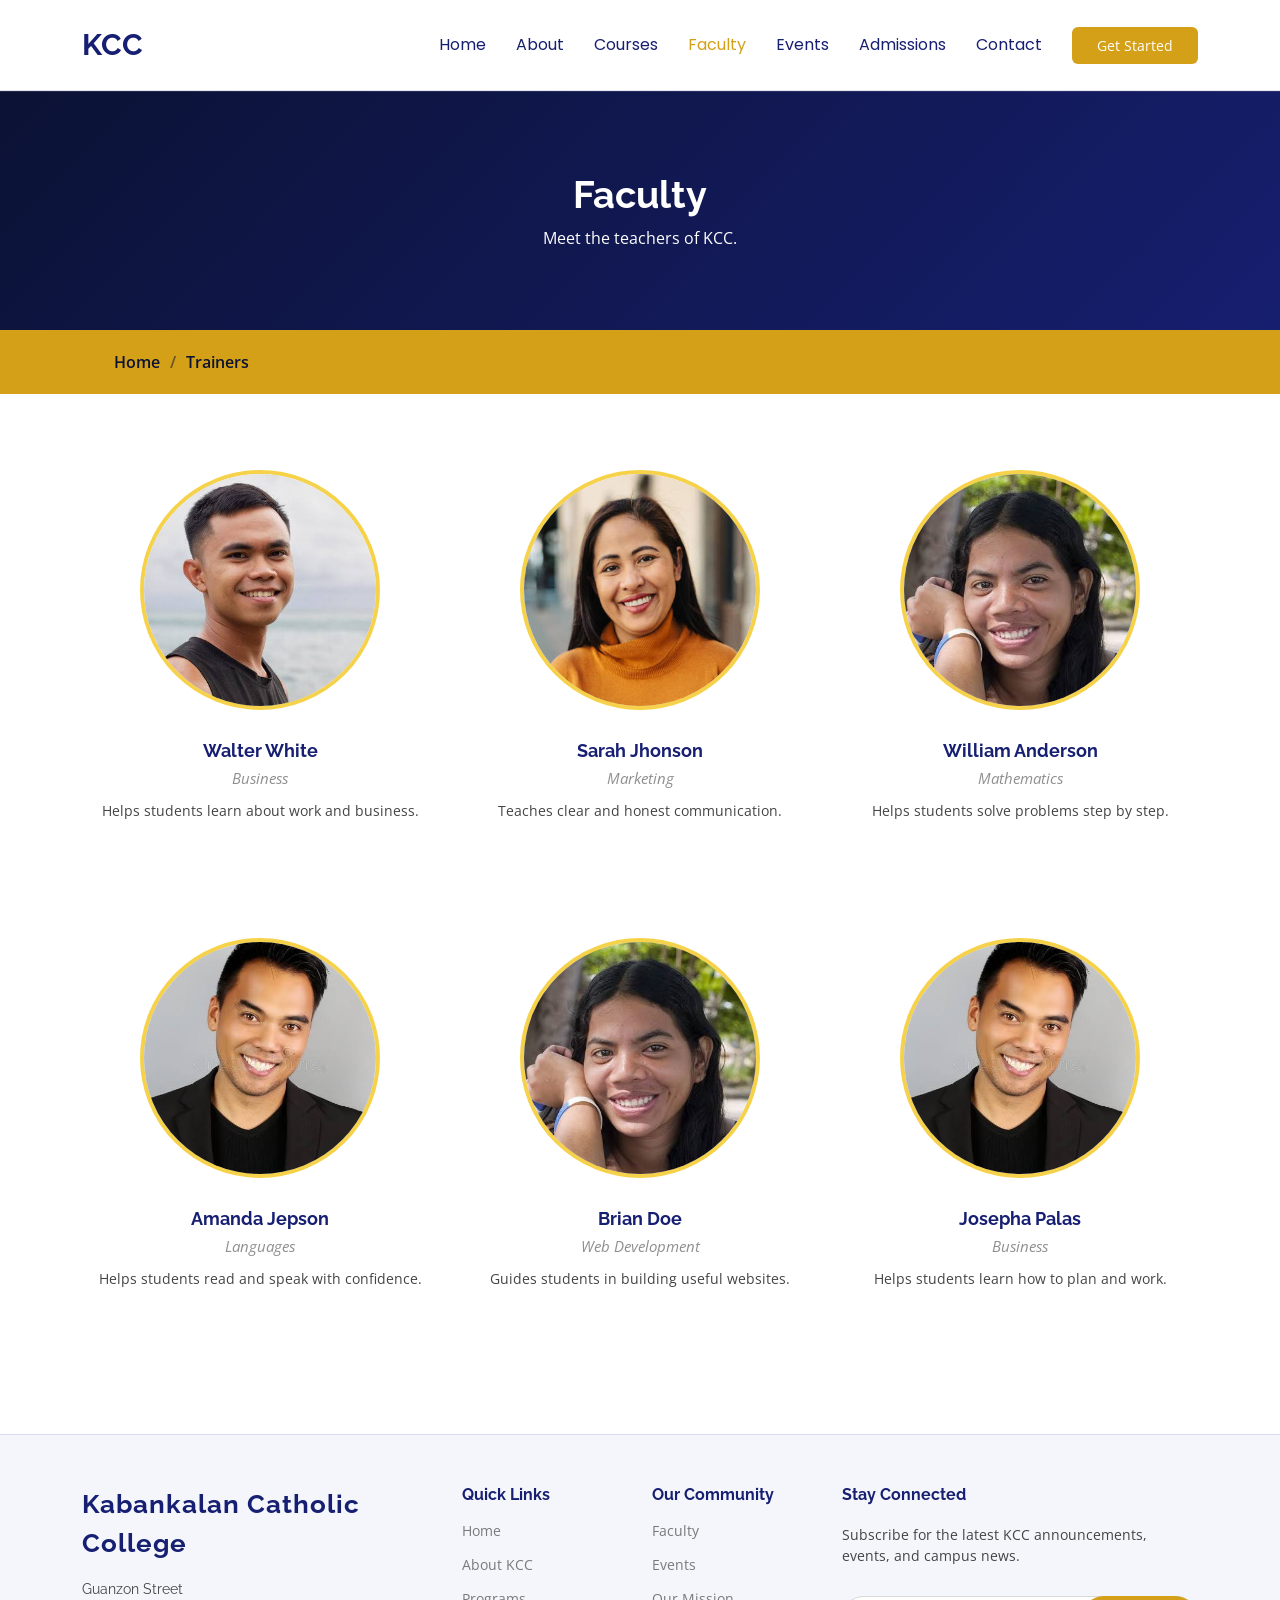
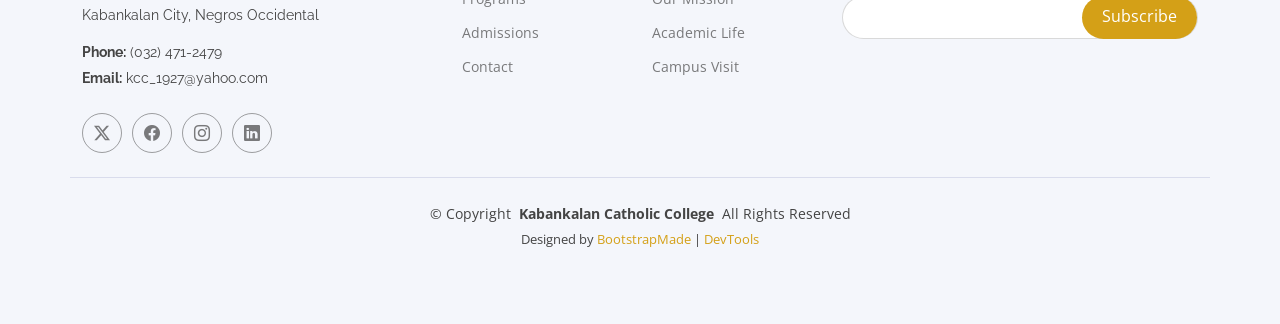
<file: trainers.html>
<!DOCTYPE html>
<html lang="en">

<head>
  <meta charset="utf-8">
  <meta content="width=device-width, initial-scale=1.0" name="viewport">
  <title>Faculty - Kabankalan Catholic College</title>
  <meta name="description" content="">
  <meta name="keywords" content="">

  <!-- Favicons -->
  <link href="assets/img/favicon.png" rel="icon">
  <link href="assets/img/apple-touch-icon.png" rel="apple-touch-icon">

  <!-- Fonts -->
  <link href="https://fonts.googleapis.com" rel="preconnect">
  <link href="https://fonts.gstatic.com" rel="preconnect" crossorigin>
  <link href="https://fonts.googleapis.com/css2?family=Open+Sans:ital,wght@0,300;0,400;0,500;0,600;0,700;0,800;1,300;1,400;1,500;1,600;1,700;1,800&family=Poppins:ital,wght@0,100;0,200;0,300;0,400;0,500;0,600;0,700;0,800;0,900;1,100;1,200;1,300;1,400;1,500;1,600;1,700;1,800;1,900&family=Raleway:ital,wght@0,100;0,200;0,300;0,400;0,500;0,600;0,700;0,800;0,900;1,100;1,200;1,300;1,400;1,500;1,600;1,700;1,800;1,900&display=swap" rel="stylesheet">

  <!-- Vendor CSS Files -->
  <link href="assets/vendor/bootstrap/css/bootstrap.min.css" rel="stylesheet">
  <link href="assets/vendor/bootstrap-icons/bootstrap-icons.css" rel="stylesheet">
  <link href="assets/vendor/aos/aos.css" rel="stylesheet">
  <link href="assets/vendor/glightbox/css/glightbox.min.css" rel="stylesheet">
  <link href="assets/vendor/swiper/swiper-bundle.min.css" rel="stylesheet">

  <!-- Main CSS File -->
  <link href="assets/css/main.css" rel="stylesheet">

  <!-- =======================================================
  * Template Name: Mentor
  * Template URL: https://bootstrapmade.com/mentor-free-education-bootstrap-theme/
  * Updated: Jul 07 2025 with Bootstrap v5.3.7
  * Author: BootstrapMade.com
  * License: https://bootstrapmade.com/license/
  ======================================================== -->
</head>

<body class="trainers-page">

  <header id="header" class="header d-flex align-items-center sticky-top">
    <div class="container-fluid container-xl position-relative d-flex align-items-center">

      <a href="index.html" class="logo d-flex align-items-center me-auto">
        <!-- Uncomment the line below if you also wish to use an image logo -->
        <!-- <img src="assets/img/logo.webp" alt=""> -->
        <h1 class="sitename">KCC</h1>
      </a>

      <nav id="navmenu" class="navmenu">
        <ul>
          <li><a href="index.html">Home<br></a></li>
          <li><a href="about.html">About</a></li>
          <li><a href="courses.html">Courses</a></li>
          <li><a href="trainers.html" class="active">Faculty</a></li>
          <li><a href="events.html">Events</a></li>
          <li><a href="pricing.html">Admissions</a></li>
          <li><a href="contact.html">Contact</a></li>
        </ul>
        <i class="mobile-nav-toggle d-xl-none bi bi-list"></i>
      </nav>

      <a class="btn-getstarted" href="courses.html">Get Started</a>

    </div>
  </header>

  <main class="main">

    <!-- Page Title -->
    <div class="page-title" data-aos="fade">
      <div class="heading">
        <div class="container">
          <div class="row d-flex justify-content-center text-center">
            <div class="col-lg-8">
              <h1>Faculty</h1>
              <p class="mb-0">Meet the teachers of KCC.</p>
            </div>
          </div>
        </div>
      </div>
      <nav class="breadcrumbs">
        <div class="container">
          <ol>
            <li><a href="index.html">Home</a></li>
            <li class="current">Trainers</li>
          </ol>
        </div>
      </nav>
    </div><!-- End Page Title -->

    <!-- Trainers Section -->
    <section id="trainers" class="section trainers">

      <div class="container">

        <div class="row gy-5">

          <div class="col-lg-4 col-md-6 member" data-aos="fade-up" data-aos-delay="100">
            <div class="member-img">
              <img src="assets/img/trainers/images (15).jpeg" class="img-fluid" alt="Walter White, Business faculty">
              <div class="social">
                <a href="#"><i class="bi bi-twitter-x"></i></a>
                <a href="#"><i class="bi bi-facebook"></i></a>
                <a href="#"><i class="bi bi-instagram"></i></a>
                <a href="#"><i class="bi bi-linkedin"></i></a>
              </div>
            </div>
            <div class="member-info text-center">
              <h4>Walter White</h4>
              <span>Business</span>
              <p>Helps students learn about work and business.</p>
            </div>
          </div><!-- End Team Member -->

          <div class="col-lg-4 col-md-6 member" data-aos="fade-up" data-aos-delay="200">
            <div class="member-img">
              <img src="assets/img/trainers/images (16).jpeg" class="img-fluid" alt="Sarah Jhonson, Marketing faculty">
              <div class="social">
                <a href="#"><i class="bi bi-twitter-x"></i></a>
                <a href="#"><i class="bi bi-facebook"></i></a>
                <a href="#"><i class="bi bi-instagram"></i></a>
                <a href="#"><i class="bi bi-linkedin"></i></a>
              </div>
            </div>
            <div class="member-info text-center">
              <h4>Sarah Jhonson</h4>
              <span>Marketing</span>
              <p>Teaches clear and honest communication.</p>
            </div>
          </div><!-- End Team Member -->

          <div class="col-lg-4 col-md-6 member" data-aos="fade-up" data-aos-delay="300">
            <div class="member-img">
              <img src="assets/img/trainers/images (18).jpeg" class="img-fluid" alt="William Anderson, Mathematics faculty">
              <div class="social">
                <a href="#"><i class="bi bi-twitter-x"></i></a>
                <a href="#"><i class="bi bi-facebook"></i></a>
                <a href="#"><i class="bi bi-instagram"></i></a>
                <a href="#"><i class="bi bi-linkedin"></i></a>
              </div>
            </div>
            <div class="member-info text-center">
              <h4>William Anderson</h4>
              <span>Mathematics</span>
              <p>Helps students solve problems step by step.</p>
            </div>
          </div><!-- End Team Member -->

          <div class="col-lg-4 col-md-6 member" data-aos="fade-up" data-aos-delay="400">
            <div class="member-img">
              <img src="assets/img/trainers/images (17).jpeg" class="img-fluid" alt="Amanda Jepson, Languages faculty">
              <div class="social">
                <a href="#"><i class="bi bi-twitter-x"></i></a>
                <a href="#"><i class="bi bi-facebook"></i></a>
                <a href="#"><i class="bi bi-instagram"></i></a>
                <a href="#"><i class="bi bi-linkedin"></i></a>
              </div>
            </div>
            <div class="member-info text-center">
              <h4>Amanda Jepson</h4>
              <span>Languages</span>
              <p>Helps students read and speak with confidence.</p>
            </div>
          </div><!-- End Team Member -->

          <div class="col-lg-4 col-md-6 member" data-aos="fade-up" data-aos-delay="500">
            <div class="member-img">
              <img src="assets/img/trainers/images (18).jpeg" class="img-fluid" alt="Brian Doe, Web Development faculty">
              <div class="social">
                <a href="#"><i class="bi bi-twitter-x"></i></a>
                <a href="#"><i class="bi bi-facebook"></i></a>
                <a href="#"><i class="bi bi-instagram"></i></a>
                <a href="#"><i class="bi bi-linkedin"></i></a>
              </div>
            </div>
            <div class="member-info text-center">
              <h4>Brian Doe</h4>
              <span>Web Development<br></span>
              <p>Guides students in building useful websites.</p>
            </div>
          </div><!-- End Team Member -->

          <div class="col-lg-4 col-md-6 member" data-aos="fade-up" data-aos-delay="600">
            <div class="member-img">
              <img src="assets/img/trainers/images (17).jpeg" class="img-fluid" alt="Josepha Palas, Business faculty">
              <div class="social">
                <a href="#"><i class="bi bi-twitter-x"></i></a>
                <a href="#"><i class="bi bi-facebook"></i></a>
                <a href="#"><i class="bi bi-instagram"></i></a>
                <a href="#"><i class="bi bi-linkedin"></i></a>
              </div>
            </div>
            <div class="member-info text-center">
              <h4>Josepha Palas</h4>
              <span>Business</span>
              <p>Helps students learn how to plan and work.</p>
            </div>
          </div><!-- End Team Member -->

        </div>

      </div>

    </section><!-- /Trainers Section -->

  </main>

  <footer id="footer" class="footer position-relative light-background">

    <div class="container footer-top">
      <div class="row gy-4">
        <div class="col-lg-4 col-md-6 footer-about">
          <a href="index.html" class="logo d-flex align-items-center">
            <span class="sitename">Kabankalan Catholic College</span>
          </a>
          <div class="footer-contact pt-3">
            <p>Guanzon Street</p>
            <p>Kabankalan City, Negros Occidental</p>
            <p class="mt-3"><strong>Phone:</strong> <span>(032) 471-2479</span></p>
            <p><strong>Email:</strong> <span>kcc_1927@yahoo.com</span></p>
          </div>
          <div class="social-links d-flex mt-4">
            <a href=""><i class="bi bi-twitter-x"></i></a>
            <a href=""><i class="bi bi-facebook"></i></a>
            <a href=""><i class="bi bi-instagram"></i></a>
            <a href=""><i class="bi bi-linkedin"></i></a>
          </div>
        </div>

        <div class="col-lg-2 col-md-3 footer-links">
          <h4>Quick Links</h4>
          <ul>
            <li><a href="index.html">Home</a></li>
            <li><a href="about.html">About KCC</a></li>
            <li><a href="courses.html">Programs</a></li>
            <li><a href="pricing.html">Admissions</a></li>
            <li><a href="contact.html">Contact</a></li>
          </ul>
        </div>

        <div class="col-lg-2 col-md-3 footer-links">
          <h4>Our Community</h4>
          <ul>
            <li><a href="trainers.html">Faculty</a></li>
            <li><a href="events.html">Events</a></li>
            <li><a href="about.html">Our Mission</a></li>
            <li><a href="course-details.html">Academic Life</a></li>
            <li><a href="contact.html">Campus Visit</a></li>
          </ul>
        </div>

        <div class="col-lg-4 col-md-12 footer-newsletter">
          <h4>Stay Connected</h4>
          <p>Subscribe for the latest KCC announcements, events, and campus news.</p>
          <form action="#" method="post" class="email-form">
            <div class="newsletter-form"><input type="email" name="email"><input type="submit" value="Subscribe"></div>
            <div class="loading">Loading</div>
            <div class="error-message"></div>
            <div class="sent-message">Your subscription request has been sent. Thank you!</div>
          </form>
        </div>

      </div>
    </div>

    <div class="container copyright text-center mt-4">
      <p>© <span>Copyright</span> <strong class="px-1 sitename">Kabankalan Catholic College</strong> <span>All Rights Reserved</span></p>
      <div class="credits">
        <!-- All the links in the footer should remain intact. -->
        <!-- You can delete the links only if you've purchased the pro version. -->
        <!-- Licensing information: https://bootstrapmade.com/license/ -->
        Designed by <a href="https://bootstrapmade.com/">BootstrapMade</a> | <a href="https://bootstrapmade.com/tools/">DevTools</a>
      </div>
    </div>

  </footer>

  <!-- Scroll Top -->
  <a href="#" id="scroll-top" class="scroll-top d-flex align-items-center justify-content-center"><i class="bi bi-arrow-up-short"></i></a>

  <!-- Preloader -->
  <div id="preloader"></div>

  <!-- Vendor JS Files -->
  <script src="assets/vendor/bootstrap/js/bootstrap.bundle.min.js"></script>
  <script src="assets/vendor/aos/aos.js"></script>
  <script src="assets/vendor/glightbox/js/glightbox.min.js"></script>
  <script src="assets/vendor/purecounter/purecounter_vanilla.js"></script>
  <script src="assets/vendor/swiper/swiper-bundle.min.js"></script>

  <!-- Main JS File -->
  <script src="assets/js/main.js"></script>

</body>

</html>
</file>
<file: assets/css/main.css>
/**
* Template Name: Mentor
* Template URL: https://bootstrapmade.com/mentor-free-education-bootstrap-theme/
* Updated: Jul 07 2025 with Bootstrap v5.3.7
* Author: BootstrapMade.com
* License: https://bootstrapmade.com/license/
*/

/*--------------------------------------------------------------
# Font & Color Variables
# Help: https://bootstrapmade.com/color-system/
--------------------------------------------------------------*/
/* Fonts */
:root {
  --default-font: "Open Sans",  system-ui, -apple-system, "Segoe UI", Roboto, "Helvetica Neue", Arial, "Noto Sans", "Liberation Sans", sans-serif, "Apple Color Emoji", "Segoe UI Emoji", "Segoe UI Symbol", "Noto Color Emoji";
  --heading-font: "Raleway",  sans-serif;
  --nav-font: "Poppins",  sans-serif;
}

/* Global Colors - The following color variables are used throughout the website. Updating them here will change the color scheme of the entire website */
:root {
  --kcc-navy: #1a237e;
  --kcc-navy-deep: #06071a;
  --kcc-gold: #d4a017;
  --kcc-gold-light: #f6d24b;
  --kcc-cream: #fbf7ec;

  --background-color: #ffffff; /* Background color for the entire website, including individual sections */
  --default-color: #444444; /* Default color used for the majority of the text content across the entire website */
  --heading-color: var(--kcc-navy); /* KCC navy used for headings and titles */
  --accent-color: var(--kcc-gold); /* KCC gold used for links, buttons, and highlights */
  --surface-color: #ffffff; /* The surface color is used as a background of boxed elements within sections, such as cards, icon boxes, or other elements that require a visual separation from the global background. */
  --contrast-color: #ffffff; /* Contrast color for text, ensuring readability against backgrounds of accent, heading, or default colors. */
}

/* Nav Menu Colors - The following color variables are used specifically for the navigation menu. They are separate from the global colors to allow for more customization options */
:root {
  --nav-color: var(--kcc-navy);  /* The default color of the main navmenu links */
  --nav-hover-color: var(--kcc-gold); /* Applied to main navmenu links when they are hovered over or active */
  --nav-mobile-background-color: #ffffff; /* Used as the background color for mobile navigation menu */
  --nav-dropdown-background-color: #ffffff; /* Used as the background color for dropdown items that appear when hovering over primary navigation items */
  --nav-dropdown-color: var(--kcc-navy); /* Used for navigation links of the dropdown items in the navigation menu. */
  --nav-dropdown-hover-color: var(--kcc-gold); /* Similar to --nav-hover-color, this color is applied to dropdown navigation links when they are hovered over. */
}

/* Color Presets - These classes override global colors when applied to any section or element, providing reuse of the sam color scheme. */

.light-background {
  --background-color: var(--kcc-cream);
  --surface-color: #ffffff;
}

.dark-background {
  --background-color: var(--kcc-navy-deep);
  --default-color: #ffffff;
  --heading-color: #ffffff;
  --surface-color: #1a2350;
  --contrast-color: #ffffff;
}

/* Smooth scroll */
:root {
  scroll-behavior: smooth;
}

/*--------------------------------------------------------------
# General Styling & Shared Classes
--------------------------------------------------------------*/
body {
  color: var(--default-color);
  background-color: var(--background-color);
  font-family: var(--default-font);
}

a {
  color: var(--accent-color);
  text-decoration: none;
  transition: 0.3s;
}

a:hover {
  color: color-mix(in srgb, var(--accent-color), transparent 25%);
  text-decoration: none;
}

h1,
h2,
h3,
h4,
h5,
h6 {
  color: var(--heading-color);
  font-family: var(--heading-font);
}

/* Email Form Messages
------------------------------*/
.email-form .error-message {
  display: none;
  background: #df1529;
  color: #ffffff;
  text-align: left;
  padding: 15px;
  margin-bottom: 24px;
  font-weight: 600;
}

.email-form .sent-message {
  display: none;
  color: #ffffff;
  background: #059652;
  text-align: center;
  padding: 15px;
  margin-bottom: 24px;
  font-weight: 600;
}

.email-form .loading {
  display: none;
  background: var(--surface-color);
  text-align: center;
  padding: 15px;
  margin-bottom: 24px;
}

.email-form .loading:before {
  content: "";
  display: inline-block;
  border-radius: 50%;
  width: 24px;
  height: 24px;
  margin: 0 10px -6px 0;
  border: 3px solid var(--accent-color);
  border-top-color: var(--surface-color);
  animation: email-form-loading 1s linear infinite;
}

@keyframes email-form-loading {
  0% {
    transform: rotate(0deg);
  }

  100% {
    transform: rotate(360deg);
  }
}

/* Pulsating Play Button
------------------------------*/
.pulsating-play-btn {
  width: 94px;
  height: 94px;
  background: radial-gradient(var(--accent-color) 50%, color-mix(in srgb, var(--accent-color), transparent 75%) 52%);
  border-radius: 50%;
  display: block;
  position: relative;
  overflow: hidden;
}

.pulsating-play-btn:before {
  content: "";
  position: absolute;
  width: 120px;
  height: 120px;
  animation-delay: 0s;
  animation: pulsate-play-btn 2s;
  animation-direction: forwards;
  animation-iteration-count: infinite;
  animation-timing-function: steps;
  opacity: 1;
  border-radius: 50%;
  border: 5px solid color-mix(in srgb, var(--accent-color), transparent 30%);
  top: -15%;
  left: -15%;
  background: rgba(198, 16, 0, 0);
}

.pulsating-play-btn:after {
  content: "";
  position: absolute;
  left: 50%;
  top: 50%;
  transform: translateX(-40%) translateY(-50%);
  width: 0;
  height: 0;
  border-top: 10px solid transparent;
  border-bottom: 10px solid transparent;
  border-left: 15px solid #fff;
  z-index: 100;
  transition: all 400ms cubic-bezier(0.55, 0.055, 0.675, 0.19);
}

.pulsating-play-btn:hover:before {
  content: "";
  position: absolute;
  left: 50%;
  top: 50%;
  transform: translateX(-40%) translateY(-50%);
  width: 0;
  height: 0;
  border: none;
  border-top: 10px solid transparent;
  border-bottom: 10px solid transparent;
  border-left: 15px solid #fff;
  z-index: 200;
  animation: none;
  border-radius: 0;
}

.pulsating-play-btn:hover:after {
  border-left: 15px solid var(--accent-color);
  transform: scale(20);
}

@keyframes pulsate-play-btn {
  0% {
    transform: scale(0.6, 0.6);
    opacity: 1;
  }

  100% {
    transform: scale(1, 1);
    opacity: 0;
  }
}

/*--------------------------------------------------------------
# Global Layout
--------------------------------------------------------------*/
html,
body {
  overflow-x: hidden;
}

img {
  display: block;
}

.header,
.footer,
main,
section,
.page-title {
  min-width: 0;
}

.section {
  scroll-margin-top: 90px;
}

.section .container,
.page-title .container,
.footer .container {
  max-width: 1140px;
}

.page-title .heading {
  padding: 60px 0;
}

.footer-top {
  align-items: flex-start;
}

.footer-about,
.footer-links,
.footer-newsletter {
  min-width: 0;
}

.footer-links ul,
.footer-links ul li {
  min-width: 0;
}

@media (max-width: 1199px) {
  .header {
    padding: 10px 0;
  }

  .page-title .heading {
    padding: 48px 0;
  }
}

@media (max-width: 575px) {
  .header .btn-getstarted {
    margin-left: 12px;
  }

  .page-title .heading {
    padding: 36px 16px;
  }

  .footer,
  .footer .footer-top {
    text-align: left;
  }
}

/*--------------------------------------------------------------
# Global Header
--------------------------------------------------------------*/
.header {
  color: var(--default-color);
  background-color: var(--background-color);
  padding: 15px 0;
  transition: all 0.5s;
  z-index: 997;
}

.course-details-page .header {
  background-color: var(--accent-color);
}

.course-details-page .header .logo h1,
.course-details-page .header .navmenu a,
.course-details-page .header .navmenu a:focus,
.course-details-page .header .mobile-nav-toggle {
  color: var(--contrast-color);
}

.course-details-page .header .navmenu li:hover>a,
.course-details-page .header .navmenu .active,
.course-details-page .header .navmenu .active:focus {
  color: var(--contrast-color);
}

.course-details-page .header .btn-getstarted,
.course-details-page .header .btn-getstarted:focus {
  color: var(--accent-color);
  background: var(--contrast-color);
}

.header .logo {
  line-height: 1;
}

.header .logo img {
  max-height: 36px;
  margin-right: 8px;
}

.header .logo h1 {
  font-weight: 700;
  font-size: 30px;
  margin: 0;
  letter-spacing: 1px;
  text-transform: uppercase;
  color: var(--heading-color);
}

.header .btn-getstarted,
.header .btn-getstarted:focus {
  color: var(--contrast-color);
  background: var(--accent-color);
  font-size: 14px;
  padding: 8px 25px;
  margin: 0 0 0 30px;
  border-radius: 50px;
  transition: 0.3s;
}

.header .btn-getstarted:hover,
.header .btn-getstarted:focus:hover {
  color: var(--contrast-color);
  background: color-mix(in srgb, var(--accent-color), transparent 15%);
}

@media (max-width: 1200px) {
  .header .logo {
    order: 1;
  }

  .header .btn-getstarted {
    order: 2;
    margin: 0 15px 0 0;
    padding: 6px 15px;
  }

  .header .navmenu {
    order: 3;
  }
}

.scrolled .header {
  box-shadow: 0px 0 18px rgba(0, 0, 0, 0.1);
}

/*--------------------------------------------------------------
# Navigation Menu
--------------------------------------------------------------*/
/* Navmenu - Desktop */
@media (min-width: 1200px) {
  .navmenu {
    padding: 0;
  }

  .navmenu ul {
    margin: 0;
    padding: 0;
    display: flex;
    list-style: none;
    align-items: center;
  }

  .navmenu li {
    position: relative;
  }

  .navmenu a,
  .navmenu a:focus {
    color: var(--nav-color);
    padding: 18px 15px;
    font-size: 16px;
    font-family: var(--nav-font);
    font-weight: 400;
    display: flex;
    align-items: center;
    justify-content: space-between;
    white-space: nowrap;
    transition: 0.3s;
  }

  .navmenu a i,
  .navmenu a:focus i {
    font-size: 12px;
    line-height: 0;
    margin-left: 5px;
    transition: 0.3s;
  }

  .navmenu li:last-child a {
    padding-right: 0;
  }

  .navmenu li:hover>a,
  .navmenu .active,
  .navmenu .active:focus {
    color: var(--nav-hover-color);
  }

  .navmenu .dropdown ul {
    margin: 0;
    padding: 10px 0;
    background: var(--nav-dropdown-background-color);
    display: block;
    position: absolute;
    visibility: hidden;
    left: 14px;
    top: 130%;
    opacity: 0;
    transition: 0.3s;
    border-radius: 4px;
    z-index: 99;
    box-shadow: 0px 0px 30px rgba(0, 0, 0, 0.1);
  }

  .navmenu .dropdown ul li {
    min-width: 200px;
  }

  .navmenu .dropdown ul a {
    padding: 10px 20px;
    font-size: 15px;
    text-transform: none;
    color: var(--nav-dropdown-color);
  }

  .navmenu .dropdown ul a i {
    font-size: 12px;
  }

  .navmenu .dropdown ul a:hover,
  .navmenu .dropdown ul .active:hover,
  .navmenu .dropdown ul li:hover>a {
    color: var(--nav-dropdown-hover-color);
  }

  .navmenu .dropdown:hover>ul {
    opacity: 1;
    top: 100%;
    visibility: visible;
  }

  .navmenu .dropdown .dropdown ul {
    top: 0;
    left: -90%;
    visibility: hidden;
  }

  .navmenu .dropdown .dropdown:hover>ul {
    opacity: 1;
    top: 0;
    left: -100%;
    visibility: visible;
  }
}

/* Navmenu - Mobile */
@media (max-width: 1199px) {
  .mobile-nav-toggle {
    color: var(--nav-color);
    font-size: 28px;
    line-height: 0;
    margin-right: 10px;
    cursor: pointer;
    transition: color 0.3s;
  }

  .navmenu {
    padding: 0;
    z-index: 9997;
  }

  .navmenu ul {
    display: none;
    list-style: none;
    position: absolute;
    inset: 60px 20px 20px 20px;
    padding: 10px 0;
    margin: 0;
    border-radius: 6px;
    background-color: var(--nav-mobile-background-color);
    border: 1px solid color-mix(in srgb, var(--default-color), transparent 90%);
    box-shadow: none;
    overflow-y: auto;
    transition: 0.3s;
    z-index: 9998;
  }

  .navmenu a,
  .navmenu a:focus {
    color: var(--nav-dropdown-color);
    padding: 10px 20px;
    font-family: var(--nav-font);
    font-size: 17px;
    font-weight: 500;
    display: flex;
    align-items: center;
    justify-content: space-between;
    white-space: nowrap;
    transition: 0.3s;
  }

  .navmenu a i,
  .navmenu a:focus i {
    font-size: 12px;
    line-height: 0;
    margin-left: 5px;
    width: 30px;
    height: 30px;
    display: flex;
    align-items: center;
    justify-content: center;
    border-radius: 50%;
    transition: 0.3s;
    background-color: color-mix(in srgb, var(--accent-color), transparent 90%);
  }

  .navmenu a i:hover,
  .navmenu a:focus i:hover {
    background-color: var(--accent-color);
    color: var(--contrast-color);
  }

  .navmenu a:hover,
  .navmenu .active,
  .navmenu .active:focus {
    color: var(--nav-dropdown-hover-color);
  }

  .navmenu .active i,
  .navmenu .active:focus i {
    background-color: var(--accent-color);
    color: var(--contrast-color);
    transform: rotate(180deg);
  }

  .navmenu .dropdown ul {
    position: static;
    display: none;
    z-index: 99;
    padding: 10px 0;
    margin: 10px 20px;
    background-color: var(--nav-dropdown-background-color);
    transition: all 0.5s ease-in-out;
  }

  .navmenu .dropdown ul ul {
    background-color: rgba(33, 37, 41, 0.1);
  }

  .navmenu .dropdown>.dropdown-active {
    display: block;
    background-color: rgba(33, 37, 41, 0.03);
  }

  .mobile-nav-active {
    overflow: hidden;
  }

  .mobile-nav-active .mobile-nav-toggle {
    color: #fff;
    position: absolute;
    font-size: 32px;
    top: 15px;
    right: 15px;
    margin-right: 0;
    z-index: 9999;
  }

  .mobile-nav-active .navmenu {
    position: fixed;
    overflow: hidden;
    inset: 0;
    background: rgba(33, 37, 41, 0.8);
    transition: 0.3s;
  }

  .mobile-nav-active .navmenu>ul {
    display: block;
  }
}

/*--------------------------------------------------------------
# Global Footer
--------------------------------------------------------------*/
.footer {
  color: var(--default-color);
  background-color: var(--background-color);
  font-size: 14px;
  padding-bottom: 50px;
  position: relative;
}

.footer .footer-top {
  padding-top: 50px;
}

.footer .footer-about .logo {
  margin-bottom: 0;
}

.footer .footer-about .logo img {
  max-height: 40px;
  margin-right: 6px;
}

.footer .footer-about .logo span {
  font-size: 26px;
  font-weight: 700;
  letter-spacing: 1px;
  font-family: var(--heading-font);
  color: var(--heading-color);
}

.footer .footer-about p {
  font-size: 14px;
  font-family: var(--heading-font);
}

.footer .social-links a {
  display: flex;
  align-items: center;
  justify-content: center;
  width: 40px;
  height: 40px;
  border-radius: 50%;
  border: 1px solid color-mix(in srgb, var(--default-color), transparent 50%);
  font-size: 16px;
  color: color-mix(in srgb, var(--default-color), transparent 30%);
  margin-right: 10px;
  transition: 0.3s;
}

.footer .social-links a:hover {
  color: var(--accent-color);
  border-color: var(--accent-color);
}

.footer h4 {
  font-size: 16px;
  font-weight: bold;
  position: relative;
  padding-bottom: 12px;
}

.footer .footer-links {
  margin-bottom: 30px;
}

.footer .footer-links ul {
  list-style: none;
  padding: 0;
  margin: 0;
}

.footer .footer-links ul i {
  padding-right: 2px;
  font-size: 12px;
  line-height: 0;
}

.footer .footer-links ul li {
  padding: 10px 0;
  display: flex;
  align-items: center;
}

.footer .footer-links ul li:first-child {
  padding-top: 0;
}

.footer .footer-links ul a {
  color: color-mix(in srgb, var(--default-color), transparent 30%);
  display: inline-block;
  line-height: 1;
}

.footer .footer-links ul a:hover {
  color: var(--accent-color);
}

.footer .footer-contact p {
  margin-bottom: 5px;
}

.footer .footer-newsletter .newsletter-form {
  margin-top: 30px;
  margin-bottom: 15px;
  padding: 6px 8px;
  position: relative;
  border-radius: 50px;
  border: 1px solid color-mix(in srgb, var(--default-color), transparent 80%);
  display: flex;
  background-color: var(--surface-color);
  transition: 0.3s;
}

.footer .footer-newsletter .newsletter-form:focus-within {
  border-color: var(--accent-color);
}

.footer .footer-newsletter .newsletter-form input[type=email] {
  border: 0;
  padding: 4px 8px;
  width: 100%;
  background-color: var(--surface-color);
  color: var(--default-color);
}

.footer .footer-newsletter .newsletter-form input[type=email]:focus-visible {
  outline: none;
}

.footer .footer-newsletter .newsletter-form input[type=submit] {
  border: 0;
  font-size: 16px;
  padding: 0 20px 2px 20px;
  margin: -7px -8px -7px 0;
  background: var(--accent-color);
  color: var(--contrast-color);
  transition: 0.3s;
  border-radius: 50px;
}

.footer .footer-newsletter .newsletter-form input[type=submit]:hover {
  background: color-mix(in srgb, var(--accent-color), transparent 20%);
}

.footer .copyright {
  padding-top: 25px;
  padding-bottom: 25px;
  background-color: color-mix(in srgb, var(--default-color), transparent 95%);
}

.footer .copyright p {
  margin-bottom: 0;
}

.footer .credits {
  margin-top: 6px;
  font-size: 13px;
}

/*--------------------------------------------------------------
# Preloader
--------------------------------------------------------------*/
#preloader {
  position: fixed;
  inset: 0;
  z-index: 999999;
  overflow: hidden;
  background: var(--background-color);
  transition: all 0.6s ease-out;
}

#preloader:before {
  content: "";
  position: fixed;
  top: calc(50% - 30px);
  left: calc(50% - 30px);
  border: 6px solid #ffffff;
  border-color: var(--accent-color) transparent var(--accent-color) transparent;
  border-radius: 50%;
  width: 60px;
  height: 60px;
  animation: animate-preloader 1.5s linear infinite;
}

@keyframes animate-preloader {
  0% {
    transform: rotate(0deg);
  }

  100% {
    transform: rotate(360deg);
  }
}

/*--------------------------------------------------------------
# Scroll Top Button
--------------------------------------------------------------*/
.scroll-top {
  position: fixed;
  visibility: hidden;
  opacity: 0;
  right: 15px;
  bottom: -15px;
  z-index: 99999;
  background-color: var(--accent-color);
  width: 44px;
  height: 44px;
  border-radius: 50px;
  transition: all 0.4s;
}

.scroll-top i {
  font-size: 24px;
  color: var(--contrast-color);
  line-height: 0;
}

.scroll-top:hover {
  background-color: color-mix(in srgb, var(--accent-color), transparent 20%);
  color: var(--contrast-color);
}

.scroll-top.active {
  visibility: visible;
  opacity: 1;
  bottom: 15px;
}

/*--------------------------------------------------------------
# Disable aos animation delay on mobile devices
--------------------------------------------------------------*/
@media screen and (max-width: 768px) {
  [data-aos-delay] {
    transition-delay: 0 !important;
  }
}

/*--------------------------------------------------------------
# Global Page Titles & Breadcrumbs
--------------------------------------------------------------*/
.page-title {
  --default-color: var(--contrast-color);
  --background-color: var(--accent-color);
  --heading-color: var(--contrast-color);
  color: var(--default-color);
  background-color: var(--background-color);
  position: relative;
}

.page-title .heading {
  padding: 80px 0;
  border-top: 1px solid color-mix(in srgb, var(--default-color), transparent 90%);
}

.page-title .heading h1 {
  font-size: 38px;
  font-weight: 700;
}

.page-title nav {
  background-color: color-mix(in srgb, var(--accent-color) 90%, black 5%);
  padding: 20px 0;
}

.page-title nav a {
  color: var(--default-color);
}

.page-title nav ol {
  display: flex;
  flex-wrap: wrap;
  list-style: none;
  margin: 0;
  font-size: 16px;
  font-weight: 600;
}

.page-title nav ol li+li {
  padding-left: 10px;
}

.page-title nav ol li+li::before {
  content: "/";
  display: inline-block;
  padding-right: 10px;
  color: color-mix(in srgb, var(--default-color), transparent 70%);
}

/*--------------------------------------------------------------
# Global Sections
--------------------------------------------------------------*/
section,
.section {
  color: var(--default-color);
  background-color: var(--background-color);
  padding: 60px 0;
  scroll-margin-top: 900px;
  overflow: clip;
}

@media (max-width: 1199px) {

  section,
  .section {
    scroll-margin-top: 66px;
  }
}

/*--------------------------------------------------------------
# Global Section Titles
--------------------------------------------------------------*/
.section-title {
  padding-bottom: 60px;
  position: relative;
}

.section-title h2 {
  font-size: 14px;
  font-weight: 500;
  padding: 0;
  line-height: 1px;
  margin: 0;
  letter-spacing: 1.5px;
  text-transform: uppercase;
  color: color-mix(in srgb, var(--default-color), transparent 50%);
  position: relative;
}

.section-title h2::after {
  content: "";
  width: 120px;
  height: 1px;
  display: inline-block;
  background: var(--accent-color);
  margin: 4px 10px;
}

.section-title p {
  color: var(--heading-color);
  margin: 0;
  font-size: 36px;
  font-weight: 700;
  font-family: var(--nav-font);
  text-transform: uppercase;
}

/*--------------------------------------------------------------
# Hero Section
--------------------------------------------------------------*/
.hero {
  width: 100%;
  min-height: 80vh;
  position: relative;
  padding: 80px 0;
  display: flex;
  align-items: center;
  justify-content: center;
  color: var(--default-color);
}

.hero img {
  position: absolute;
  inset: 0;
  display: block;
  width: 100%;
  height: 100%;
  object-fit: cover;
  z-index: 1;
}

.hero:before {
  content: "";
  background: linear-gradient(90deg, rgba(6, 7, 26, 0.82) 0%, rgba(26, 35, 126, 0.58) 55%, rgba(6, 7, 26, 0.18) 100%);
  position: absolute;
  inset: 0;
  z-index: 2;
}

.hero .container {
  position: relative;
  z-index: 3;
}

.hero h2 {
  margin: 0;
  font-size: 48px;
  font-weight: 700;
}

.hero p {
  color: color-mix(in srgb, var(--default-color), transparent 20%);
  margin: 10px 0 0 0;
  font-size: 24px;
}

.hero .btn-get-started {
  font-weight: 500;
  font-size: 15px;
  letter-spacing: 1px;
  display: inline-block;
  padding: 8px 35px 10px 35px;
  border-radius: 50px;
  transition: 0.4s;
  margin-top: 30px;
  border: 2px solid var(--default-color);
  color: var(--default-color);
}

.hero .btn-get-started:hover {
  background: var(--accent-color);
  border: 2px solid var(--accent-color);
}

@media (max-width: 768px) {
  .hero h2 {
    font-size: 32px;
  }

  .hero p {
    font-size: 18px;
  }
}

/*--------------------------------------------------------------
# About Section
--------------------------------------------------------------*/
.about .content h3 {
  font-size: 2rem;
  font-weight: 700;
}

.about .content ul {
  list-style: none;
  padding: 0;
}

.about .content ul li {
  padding-bottom: 10px;
}

.about .content ul i {
  font-size: 1.25rem;
  margin-right: 4px;
  color: var(--accent-color);
}

.about .content p:last-child {
  margin-bottom: 0;
}

.about .content .read-more {
  background: var(--accent-color);
  color: var(--contrast-color);
  font-family: var(--heading-font);
  font-weight: 500;
  font-size: 15px;
  letter-spacing: 1px;
  padding: 10px 24px 12px 24px;
  border-radius: 50px;
  transition: 0.3s;
  display: inline-flex;
  align-items: center;
  justify-content: center;
}

.about .content .read-more i {
  font-size: 18px;
  margin-left: 5px;
  line-height: 0;
  transition: 0.3s;
}

.about .content .read-more:hover {
  background: color-mix(in srgb, var(--accent-color), transparent 20%);
  padding-right: 19px;
}

.about .content .read-more:hover i {
  margin-left: 10px;
}

/*--------------------------------------------------------------
# Counts Section
--------------------------------------------------------------*/
.counts {
  padding: 25px 0;
}

.counts .stats-item {
  padding: 30px;
  width: 100%;
}

.counts .stats-item span {
  font-size: 48px;
  display: block;
  color: var(--accent-color);
  font-weight: 700;
}

.counts .stats-item p {
  color: color-mix(in srgb, var(--default-color), transparent 40%);
  padding: 0;
  margin: 0;
  font-family: var(--heading-font);
  font-size: 15px;
  font-weight: 600;
}

/*--------------------------------------------------------------
# Why Us Section
--------------------------------------------------------------*/
.why-us .why-box {
  color: var(--contrast-color);
  background: var(--kcc-navy);
  padding: 30px;
}

.why-us .why-box h3 {
  color: var(--contrast-color);
  font-weight: 700;
  font-size: 34px;
  margin-bottom: 30px;
}

.why-us .why-box p {
  margin-bottom: 30px;
}

.why-us .why-box .more-btn {
  display: inline-block;
  background: color-mix(in srgb, var(--contrast-color), transparent 85%);
  padding: 8px 40px 10px 40px;
  color: var(--contrast-color);
  transition: all ease-in-out 0.4s;
  border-radius: 50px;
}

.why-us .why-box .more-btn i {
  font-size: 14px;
}

.why-us .why-box .more-btn:hover {
  color: var(--accent-color);
  background: var(--surface-color);
}

.why-us .icon-box {
  background-color: var(--surface-color);
  text-align: center;
  padding: 40px 30px;
  width: 100%;
  height: 100%;
  border: 1px solid color-mix(in srgb, var(--default-color), transparent 90%);
}

.why-us .icon-box i {
  color: var(--accent-color);
  font-size: 32px;
  margin-bottom: 30px;
  background: color-mix(in srgb, var(--accent-color), transparent 95%);
  border-radius: 50px;
  display: flex;
  align-items: center;
  justify-content: center;
  width: 72px;
  height: 72px;
  transition: 0.3s;
}

.why-us .icon-box h4 {
  font-size: 20px;
  font-weight: 700;
  margin: 0 0 30px 0;
}

.why-us .icon-box p {
  font-size: 15px;
  color: color-mix(in srgb, var(--default-color), transparent 30%);
}

.why-us .icon-box:hover i {
  color: var(--contrast-color);
  background: var(--accent-color);
}

/*--------------------------------------------------------------
# Features Section
--------------------------------------------------------------*/
.features {
  padding: 10px 0;
}

.features .features-item {
  background-color: var(--surface-color);
  display: flex;
  align-items: center;
  padding: 20px;
  transition: 0.3s;
  border: 1px solid color-mix(in srgb, var(--default-color), transparent 90%);
  position: relative;
}

.features .features-item i {
  font-size: 32px;
  padding-right: 10px;
  line-height: 0;
}

.features .features-item h3 {
  font-weight: 700;
  margin: 0;
  padding: 0;
  line-height: 1;
  font-size: 16px;
}

.features .features-item h3 a {
  color: var(--heading-color);
  transition: 0.3s;
}

.features .features-item:hover {
  border-color: var(--accent-color);
}

.features .features-item:hover h3 a {
  color: var(--accent-color);
}

/*--------------------------------------------------------------
# Courses Section
--------------------------------------------------------------*/
.courses .course-item {
  background-color: var(--surface-color);
  border: 1px solid color-mix(in srgb, var(--default-color), transparent 90%);
  border-radius: 5px;
}

.courses .course-content {
  padding: 15px;
}

.courses .course-content h3 {
  font-weight: 700;
  font-size: 20px;
}

.courses .course-content h3 a {
  color: var(--heading-color);
  transition: 0.3s;
}

.courses .course-content h3 a:hover {
  color: var(--accent-color);
}

.courses .course-content .category {
  background: var(--accent-color);
  color: var(--contrast-color);
  font-size: 14px;
  padding: 6px 14px;
  margin: 0;
  border-radius: 5px;
}

.courses .course-content .price {
  margin: 0;
  font-weight: 700;
  font-size: 18px;
  color: color-mix(in srgb, var(--default-color), transparent 20%);
}

.courses .course-content .description {
  font-size: 14px;
  color: color-mix(in srgb, var(--default-color), transparent 20%);
}

.courses .trainer {
  padding-top: 15px;
  border-top: 1px solid color-mix(in srgb, var(--default-color), transparent 90%);
}

.courses .trainer .trainer-profile img {
  max-width: 50px;
  border-radius: 50px;
}

.courses .trainer .trainer-profile .trainer-link {
  padding-left: 10px;
  font-weight: 600;
  font-size: 16px;
  color: color-mix(in srgb, var(--default-color), transparent 20%);
  transition: 0.3s;
}

.courses .trainer .trainer-profile .trainer-link:hover {
  color: var(--accent-color);
}

.courses .trainer .trainer-rank {
  font-size: 18px;
  color: color-mix(in srgb, var(--default-color), transparent 60%);
}

.courses .trainer .trainer-rank .user-icon {
  font-size: 22px;
}

/*--------------------------------------------------------------
# Trainers Index Section
--------------------------------------------------------------*/
.trainers-index .member {
  background-color: var(--surface-color);
  border: 1px solid color-mix(in srgb, var(--default-color), transparent 90%);
  text-align: center;
  margin-bottom: 20px;
}

.trainers-index .member img {
  margin: -1px -1px 30px -1px;
}

.trainers-index .member .member-content {
  padding: 0 20px 30px 20px;
}

.trainers-index .member h4 {
  font-weight: 700;
  margin-bottom: 2px;
  font-size: 18px;
}

.trainers-index .member span {
  font-style: italic;
  display: block;
  font-size: 13px;
  color: color-mix(in srgb, var(--default-color), transparent 20%);
}

.trainers-index .member p {
  padding-top: 10px;
  font-size: 14px;
  font-style: italic;
  color: color-mix(in srgb, var(--default-color), transparent 40%);
}

.trainers-index .member .social {
  margin-top: 15px;
}

.trainers-index .member .social a {
  color: color-mix(in srgb, var(--default-color), transparent 60%);
  transition: 0.3s;
}

.trainers-index .member .social a:hover {
  color: var(--accent-color);
}

.trainers-index .member .social i {
  font-size: 18px;
  margin: 0 2px;
}

/*--------------------------------------------------------------
# About Us Section
--------------------------------------------------------------*/
.about-us .content h3 {
  font-size: 2rem;
  font-weight: 700;
}

.about-us .content ul {
  list-style: none;
  padding: 0;
}

.about-us .content ul li {
  padding-bottom: 10px;
}

.about-us .content ul i {
  font-size: 1.25rem;
  margin-right: 4px;
  color: var(--accent-color);
}

.about-us .content p:last-child {
  margin-bottom: 0;
}

/*--------------------------------------------------------------
# Testimonials Section
--------------------------------------------------------------*/
.testimonials .testimonial-wrap {
  padding-left: 50px;
}

.testimonials .testimonials-carousel,
.testimonials .testimonials-slider {
  overflow: hidden;
}

.testimonials .testimonial-item {
  background-color: var(--surface-color);
  border: 1px solid color-mix(in srgb, var(--default-color), transparent 90%);
  box-sizing: content-box;
  padding: 30px 30px 30px 60px;
  margin: 30px 15px;
  min-height: 200px;
  position: relative;
}

.testimonials .testimonial-item .testimonial-img {
  width: 90px;
  border-radius: 10px;
  border: 6px solid var(--background-color);
  position: absolute;
  left: -45px;
}

.testimonials .testimonial-item h3 {
  font-size: 18px;
  font-weight: bold;
  margin: 10px 0 5px 0;
}

.testimonials .testimonial-item h4 {
  color: color-mix(in srgb, var(--default-color), transparent 50%);
  font-size: 14px;
  margin: 0;
}

.testimonials .testimonial-item .stars {
  margin: 10px 0;
}

.testimonials .testimonial-item .stars i {
  color: #ffc107;
  margin: 0 1px;
}

.testimonials .testimonial-item .quote-icon-left,
.testimonials .testimonial-item .quote-icon-right {
  color: color-mix(in srgb, var(--accent-color), transparent 60%);
  font-size: 26px;
  line-height: 0;
}

.testimonials .testimonial-item .quote-icon-left {
  display: inline-block;
  left: -5px;
  position: relative;
}

.testimonials .testimonial-item .quote-icon-right {
  display: inline-block;
  right: -5px;
  position: relative;
  top: 10px;
  transform: scale(-1, -1);
}

.testimonials .testimonial-item p {
  font-style: italic;
  margin: 15px auto 15px auto;
}

.testimonials .swiper-wrapper {
  height: auto;
}

.testimonials .swiper-pagination {
  margin-top: 20px;
  position: relative;
}

.testimonials .swiper-pagination .swiper-pagination-bullet {
  width: 12px;
  height: 12px;
  background-color: var(--background-color);
  opacity: 1;
  border: 1px solid var(--accent-color);
}

.testimonials .swiper-pagination .swiper-pagination-bullet-active {
  background-color: var(--accent-color);
}

@media (max-width: 767px) {
  .testimonials .testimonial-wrap {
    padding-left: 0;
  }

  .testimonials .testimonials-carousel,
  .testimonials .testimonials-slider {
    overflow: hidden;
  }

  .testimonials .testimonial-item {
    padding: 30px;
    margin: 15px;
  }

  .testimonials .testimonial-item .testimonial-img {
    position: static;
    left: auto;
  }
}

/*--------------------------------------------------------------
# Course Details Section
--------------------------------------------------------------*/
.course-details .course-header {
  margin-bottom: 40px;
}

.course-details .course-header .course-image {
  margin-bottom: 20px;
  border-radius: 12px;
  overflow: hidden;
}

.course-details .course-header .course-image img {
  width: 100%;
  height: 400px;
  object-fit: cover;
}

.course-details .course-header .course-meta {
  display: flex;
  justify-content: space-between;
  align-items: center;
  flex-wrap: wrap;
  gap: 20px;
}

@media (max-width: 768px) {
  .course-details .course-header .course-meta {
    flex-direction: column;
    align-items: flex-start;
  }
}

.course-details .course-header .instructor {
  display: flex;
  align-items: center;
  gap: 15px;
}

.course-details .course-header .instructor .instructor-avatar {
  width: 60px;
  height: 60px;
  border-radius: 50%;
  object-fit: cover;
}

.course-details .course-header .instructor .instructor-info h6 {
  margin: 0;
  font-size: 16px;
  font-weight: 600;
  color: var(--heading-color);
}

.course-details .course-header .instructor .instructor-info span {
  font-size: 14px;
  color: color-mix(in srgb, var(--default-color), transparent 30%);
}

.course-details .course-header .course-stats {
  display: flex;
  gap: 25px;
}

@media (max-width: 576px) {
  .course-details .course-header .course-stats {
    flex-wrap: wrap;
    gap: 15px;
  }
}

.course-details .course-header .course-stats .stat-item {
  display: flex;
  align-items: center;
  gap: 8px;
  font-size: 14px;
  color: var(--default-color);
}

.course-details .course-header .course-stats .stat-item i {
  color: var(--accent-color);
}

.course-details .course-content {
  margin-bottom: 50px;
}

.course-details .course-content h2 {
  font-size: 32px;
  margin-bottom: 25px;
  color: var(--heading-color);
}

@media (max-width: 768px) {
  .course-details .course-content h2 {
    font-size: 26px;
  }
}

.course-details .course-content .course-description {
  margin-bottom: 40px;
}

.course-details .course-content .course-description p {
  font-size: 16px;
  line-height: 1.7;
  margin-bottom: 15px;
  color: var(--default-color);
}

.course-details .course-content .what-you-learn {
  background-color: var(--surface-color);
  padding: 30px;
  border-radius: 12px;
  border: 1px solid color-mix(in srgb, var(--default-color), transparent 90%);
}

.course-details .course-content .what-you-learn h3 {
  font-size: 24px;
  margin-bottom: 25px;
  color: var(--heading-color);
}

.course-details .course-content .what-you-learn .learn-list {
  list-style: none;
  padding: 0;
  margin: 0;
}

.course-details .course-content .what-you-learn .learn-list li {
  display: flex;
  align-items: flex-start;
  gap: 12px;
  margin-bottom: 15px;
  font-size: 15px;
  line-height: 1.6;
  color: var(--default-color);
}

.course-details .course-content .what-you-learn .learn-list li i {
  color: var(--accent-color);
  font-size: 18px;
  margin-top: 2px;
  flex-shrink: 0;
}

.course-details .course-curriculum {
  margin-bottom: 50px;
}

.course-details .course-curriculum h3 {
  font-size: 24px;
  margin-bottom: 30px;
  color: var(--heading-color);
}

.course-details .course-curriculum .curriculum-section {
  margin-bottom: 25px;
  border: 1px solid color-mix(in srgb, var(--default-color), transparent 90%);
  border-radius: 8px;
  overflow: hidden;
}

.course-details .course-curriculum .curriculum-section .section-header {
  background-color: var(--surface-color);
  padding: 20px;
  display: flex;
  justify-content: space-between;
  align-items: center;
  border-bottom: 1px solid color-mix(in srgb, var(--default-color), transparent 90%);
}

@media (max-width: 576px) {
  .course-details .course-curriculum .curriculum-section .section-header {
    flex-direction: column;
    align-items: flex-start;
    gap: 10px;
  }
}

.course-details .course-curriculum .curriculum-section .section-header h4 {
  font-size: 18px;
  margin: 0;
  color: var(--heading-color);
}

.course-details .course-curriculum .curriculum-section .section-header .lessons-count {
  font-size: 14px;
  color: color-mix(in srgb, var(--default-color), transparent 30%);
}

.course-details .course-curriculum .curriculum-section .lessons {
  padding: 0;
}

.course-details .course-curriculum .curriculum-section .lessons .lesson-item {
  padding: 15px 20px;
  display: flex;
  justify-content: space-between;
  align-items: center;
  border-bottom: 1px solid color-mix(in srgb, var(--default-color), transparent 95%);
  transition: background-color 0.3s;
}

.course-details .course-curriculum .curriculum-section .lessons .lesson-item:hover {
  background-color: color-mix(in srgb, var(--accent-color), transparent 95%);
}

.course-details .course-curriculum .curriculum-section .lessons .lesson-item:last-child {
  border-bottom: none;
}

.course-details .course-curriculum .curriculum-section .lessons .lesson-item .lesson-info {
  display: flex;
  align-items: center;
  gap: 12px;
}

.course-details .course-curriculum .curriculum-section .lessons .lesson-item .lesson-info i {
  color: var(--accent-color);
  font-size: 18px;
}

.course-details .course-curriculum .curriculum-section .lessons .lesson-item .lesson-info span {
  font-size: 15px;
  color: var(--default-color);
}

.course-details .course-curriculum .curriculum-section .lessons .lesson-item .lesson-duration {
  font-size: 14px;
  color: color-mix(in srgb, var(--default-color), transparent 40%);
  font-weight: 500;
}

.course-details .course-sidebar {
  position: sticky;
  top: 100px;
}

.course-details .course-sidebar .pricing-card {
  background-color: var(--surface-color);
  border: 1px solid color-mix(in srgb, var(--default-color), transparent 90%);
  border-radius: 12px;
  padding: 30px;
  text-align: center;
  margin-bottom: 30px;
  box-shadow: 0 5px 20px color-mix(in srgb, var(--default-color), transparent 90%);
}

.course-details .course-sidebar .pricing-card .price {
  margin-bottom: 10px;
}

.course-details .course-sidebar .pricing-card .price .currency {
  font-size: 24px;
  font-weight: 600;
  color: var(--accent-color);
  vertical-align: top;
}

.course-details .course-sidebar .pricing-card .price .amount {
  font-size: 48px;
  font-weight: 700;
  color: var(--accent-color);
}

.course-details .course-sidebar .pricing-card .price .period {
  font-size: 16px;
  color: color-mix(in srgb, var(--default-color), transparent 40%);
}

.course-details .course-sidebar .pricing-card .original-price {
  font-size: 18px;
  color: color-mix(in srgb, var(--default-color), transparent 50%);
  text-decoration: line-through;
  margin-bottom: 25px;
}

.course-details .course-sidebar .pricing-card .course-features {
  margin-bottom: 30px;
}

.course-details .course-sidebar .pricing-card .course-features .feature {
  display: flex;
  align-items: center;
  gap: 12px;
  margin-bottom: 12px;
  text-align: left;
}

.course-details .course-sidebar .pricing-card .course-features .feature i {
  color: var(--accent-color);
  font-size: 16px;
  width: 16px;
}

.course-details .course-sidebar .pricing-card .course-features .feature span {
  font-size: 14px;
  color: var(--default-color);
}

.course-details .course-sidebar .pricing-card .btn-enroll {
  width: 100%;
  padding: 15px;
  background-color: var(--accent-color);
  color: var(--contrast-color);
  border: none;
  border-radius: 8px;
  font-size: 16px;
  font-weight: 600;
  margin-bottom: 15px;
  transition: all 0.3s;
}

.course-details .course-sidebar .pricing-card .btn-enroll:hover {
  background-color: color-mix(in srgb, var(--accent-color), black 10%);
  transform: translateY(-2px);
}

.course-details .course-sidebar .pricing-card .btn-preview {
  width: 100%;
  padding: 15px;
  background-color: transparent;
  color: var(--accent-color);
  border: 2px solid var(--accent-color);
  border-radius: 8px;
  font-size: 16px;
  font-weight: 600;
  transition: all 0.3s;
}

.course-details .course-sidebar .pricing-card .btn-preview:hover {
  background-color: var(--accent-color);
  color: var(--contrast-color);
}

.course-details .course-sidebar .course-info-card {
  background-color: var(--surface-color);
  border: 1px solid color-mix(in srgb, var(--default-color), transparent 90%);
  border-radius: 12px;
  padding: 25px;
  margin-bottom: 30px;
}

.course-details .course-sidebar .course-info-card h4 {
  font-size: 18px;
  margin-bottom: 20px;
  color: var(--heading-color);
}

.course-details .course-sidebar .course-info-card .info-item {
  display: flex;
  justify-content: space-between;
  margin-bottom: 12px;
  padding-bottom: 12px;
  border-bottom: 1px solid color-mix(in srgb, var(--default-color), transparent 95%);
}

.course-details .course-sidebar .course-info-card .info-item:last-child {
  margin-bottom: 0;
  padding-bottom: 0;
  border-bottom: none;
}

.course-details .course-sidebar .course-info-card .info-item .label {
  font-size: 14px;
  font-weight: 600;
  color: var(--default-color);
}

.course-details .course-sidebar .course-info-card .info-item .value {
  font-size: 14px;
  color: color-mix(in srgb, var(--default-color), transparent 20%);
}

.course-details .course-sidebar .course-tags {
  background-color: var(--surface-color);
  border: 1px solid color-mix(in srgb, var(--default-color), transparent 90%);
  border-radius: 12px;
  padding: 25px;
}

.course-details .course-sidebar .course-tags h4 {
  font-size: 18px;
  margin-bottom: 20px;
  color: var(--heading-color);
}

.course-details .course-sidebar .course-tags .tags-list {
  display: flex;
  flex-wrap: wrap;
  gap: 10px;
}

.course-details .course-sidebar .course-tags .tags-list .tag {
  padding: 6px 12px;
  background-color: color-mix(in srgb, var(--accent-color), transparent 90%);
  color: var(--accent-color);
  border-radius: 20px;
  font-size: 12px;
  font-weight: 500;
  transition: all 0.3s;
}

.course-details .course-sidebar .course-tags .tags-list .tag:hover {
  background-color: var(--accent-color);
  color: var(--contrast-color);
}

@media (max-width: 768px) {
  .course-details .course-sidebar {
    position: static;
    margin-top: 40px;
  }
}

/*--------------------------------------------------------------
# Tabs Section
--------------------------------------------------------------*/
.tabs {
  padding-top: 30;
}

.tabs .nav-tabs {
  border: 0;
}

.tabs .nav-link {
  background-color: var(--background-color);
  border: 0;
  padding: 12px 15px;
  transition: 0.3s;
  color: var(--default-color);
  border-radius: 0;
  border-right: 2px solid color-mix(in srgb, var(--default-color), transparent 90%);
  font-weight: 600;
  font-size: 15px;
}

.tabs .nav-link:hover {
  color: var(--accent-color);
}

.tabs .nav-link.active {
  background-color: var(--surface-color);
  color: var(--accent-color);
  border-color: var(--accent-color);
}

.tabs .tab-pane.active {
  animation: fadeIn 0.5s ease-out;
}

.tabs .details h3 {
  font-size: 26px;
  font-weight: 600;
  margin-bottom: 20px;
}

.tabs .details p {
  color: color-mix(in srgb, var(--default-color), transparent 20%);
}

.tabs .details p:last-child {
  margin-bottom: 0;
}

@media (max-width: 992px) {
  .tabs .nav-link {
    border: 0;
    padding: 15px;
  }

  .tabs .nav-link.active {
    color: var(--accent-color);
    background: var(--accent-color);
  }
}

/*--------------------------------------------------------------
# Trainers Section
--------------------------------------------------------------*/
.trainers .member {
  position: relative;
}

.trainers .member .member-img {
  margin: 0 80px;
  border-radius: 50%;
  overflow: hidden;
  position: relative;
}

@media (max-width: 1024px) {
  .trainers .member .member-img {
    margin: 0 60px;
  }
}

.trainers .member .member-img img {
  position: relative;
  z-index: 1;
}

.trainers .member .member-img .social {
  position: absolute;
  inset: 0;
  background-color: rgba(0, 0, 0, 0.6);
  display: flex;
  justify-content: center;
  align-items: center;
  z-index: 2;
  padding-bottom: 20px;
  transition: 0.3s;
  visibility: hidden;
  opacity: 0;
}

.trainers .member .member-img .social a {
  transition: 0.3s;
  color: var(--contrast-color);
  font-size: 20px;
  margin: 0 8px;
}

.trainers .member .member-img .social a:hover {
  color: var(--accent-color);
}

.trainers .member .member-info {
  margin-top: 30px;
}

.trainers .member .member-info h4 {
  font-weight: 700;
  margin-bottom: 6px;
  font-size: 18px;
}

.trainers .member .member-info span {
  font-style: italic;
  display: block;
  font-size: 15px;
  color: color-mix(in srgb, var(--default-color), transparent 40%);
  margin-bottom: 10px;
}

.trainers .member .member-info p {
  margin-bottom: 0;
  font-size: 14px;
}

.trainers .member:hover .member-img .social {
  padding-bottom: 0;
  visibility: visible;
  opacity: 1;
}

/*--------------------------------------------------------------
# Events Section
--------------------------------------------------------------*/
.events .card {
  background-color: var(--background-color);
  border: 0;
  width: 100%;
  height: 100%;
  padding: 0 30px;
  margin-bottom: 60px;
  position: relative;
}

.events .card-img {
  width: calc(100% + 60px);
  height: clamp(280px, 32vw, 430px);
  margin-left: -30px;
  overflow: hidden;
  z-index: 9;
  border-radius: 0;
}

.events .card-img img {
  width: 100%;
  height: 100%;
  object-fit: cover;
  object-position: center;
  transition: all 0.3s ease-in-out;
}

.events .card-body {
  z-index: 10;
  background: var(--surface-color);
  border-top: 4px solid var(--surface-color);
  padding: 30px;
  box-shadow: 0px 2px 15px rgba(0, 0, 0, 0.1);
  margin-top: -60px;
  transition: 0.3s;
}

.events .card-title {
  font-weight: 700;
  text-align: center;
  margin-bottom: 20px;
}

.events .card-title a {
  color: var(--default-color);
  transition: 0.3s;
}

.events .card-text {
  color: color-mix(in srgb, var(--default-color), transparent 30%);
}

.events .card:hover img {
  transform: scale(1.1);
}

.events .card:hover .card-body {
  border-color: var(--accent-color);
}

.events .card:hover .card-body .card-title a {
  color: var(--accent-color);
}

/*--------------------------------------------------------------
# Pricing Section
--------------------------------------------------------------*/
.pricing .pricing-item {
  background-color: var(--surface-color);
  box-shadow: 0px 0px 4px rgba(0, 0, 0, 0.1);
  padding: 20px;
  text-align: center;
  border-radius: 5px;
  position: relative;
  overflow: hidden;
}

.pricing .pricing-item h3 {
  margin: -20px -20px 20px -20px;
  padding: 20px 15px;
  font-size: 16px;
  font-weight: 600;
  color: color-mix(in srgb, var(--default-color), transparent 20%);
  background: color-mix(in srgb, var(--default-color), transparent 95%);
}

.pricing .pricing-item h4 {
  font-size: 36px;
  font-weight: 600;
  font-family: var(--heading-font);
}

.pricing .pricing-item h4 sup {
  font-size: 20px;
  top: -15px;
  left: -3px;
}

.pricing .pricing-item h4 span {
  color: color-mix(in srgb, var(--default-color), transparent 40%);
  font-size: 16px;
  font-weight: 300;
}

.pricing .pricing-item ul {
  padding: 15px 0;
  list-style: none;
  text-align: center;
  line-height: 20px;
  font-size: 14px;
}

.pricing .pricing-item ul li {
  padding-bottom: 16px;
}

.pricing .pricing-item ul i {
  color: var(--accent-color);
  font-size: 18px;
  padding-right: 4px;
}

.pricing .pricing-item ul .na {
  color: color-mix(in srgb, var(--default-color), transparent 40%);
  text-decoration: line-through;
}

.pricing .btn-wrap {
  background: color-mix(in srgb, var(--default-color), transparent 95%);
  margin: 0 -20px -20px -20px;
  padding: 20px 15px;
  text-align: center;
}

.pricing .btn-buy {
  background: var(--accent-color);
  color: var(--contrast-color);
  display: inline-block;
  padding: 8px 35px 10px 35px;
  border-radius: 4px;
  transition: none;
  font-size: 14px;
  font-weight: 400;
  font-family: var(--heading-font);
  font-weight: 600;
  transition: 0.3s;
}

.pricing .btn-buy:hover {
  background: color-mix(in srgb, var(--accent-color), transparent 20%);
}

.pricing .featured h3 {
  background: var(--accent-color);
  color: var(--contrast-color);
}

.pricing .advanced {
  background: var(--accent-color);
  color: var(--contrast-color);
  width: 200px;
  position: absolute;
  top: 18px;
  right: -68px;
  transform: rotate(45deg);
  z-index: 1;
  font-size: 14px;
  padding: 1px 0 3px 0;
}

/*--------------------------------------------------------------
# Contact Section
--------------------------------------------------------------*/
.contact {
  padding-top: 8px;
  padding-bottom: 40px;
}

.contact .info-item+.info-item {
  margin-top: 40px;
}

.contact .info-item i {
  color: var(--contrast-color);
  background: var(--accent-color);
  font-size: 20px;
  width: 48px;
  height: 48px;
  display: flex;
  justify-content: center;
  align-items: center;
  border-radius: 50px;
  transition: all 0.3s ease-in-out;
  margin-right: 15px;
}

.contact .info-item h3 {
  padding: 0;
  font-size: 18px;
  font-weight: 700;
  margin-bottom: 5px;
}

.contact .info-item p {
  padding: 0;
  margin-bottom: 0;
  font-size: 14px;
}

.contact .email-form {
  height: 100%;
}

.contact .email-form input[type=text],
.contact .email-form input[type=email],
.contact .email-form textarea {
  font-size: 14px;
  padding: 10px 15px;
  box-shadow: none;
  border-radius: 0;
  color: var(--default-color);
  background-color: color-mix(in srgb, var(--background-color), transparent 50%);
  border-color: color-mix(in srgb, var(--default-color), transparent 80%);
}

.contact .email-form input[type=text]:focus,
.contact .email-form input[type=email]:focus,
.contact .email-form textarea:focus {
  border-color: var(--accent-color);
}

.contact .email-form input[type=text]::placeholder,
.contact .email-form input[type=email]::placeholder,
.contact .email-form textarea::placeholder {
  color: color-mix(in srgb, var(--default-color), transparent 70%);
}

.contact .email-form button[type=submit] {
  color: var(--contrast-color);
  background: var(--accent-color);
  border: 0;
  padding: 10px 30px 12px 30px;
  transition: 0.4s;
  border-radius: 50px;
}

.contact .email-form button[type=submit]:hover {
  background: color-mix(in srgb, var(--accent-color), transparent 20%);
}

/*--------------------------------------------------------------
# Modern KCC Refinements
--------------------------------------------------------------*/
:root {
  --kcc-navy: #171f72;
  --kcc-navy-deep: #0b1234;
  --kcc-gold: #d4a017;
  --kcc-gold-light: #f6d24b;
  --kcc-cream: #f7f8fc;
  --kcc-border: rgba(26, 35, 126, 0.12);
  --kcc-shadow: 0 14px 36px rgba(11, 18, 52, 0.10);
}

body {
  letter-spacing: 0;
}

.header {
  border-bottom: 1px solid var(--kcc-border);
  background: rgba(255, 255, 255, 0.96);
  backdrop-filter: blur(14px);
}

.scrolled .header {
  box-shadow: 0 8px 24px rgba(11, 18, 52, 0.08);
}

.header .logo h1 {
  letter-spacing: 0;
  color: var(--kcc-navy);
}

.navmenu a,
.navmenu a:focus {
  letter-spacing: 0;
}

.header .btn-getstarted,
.header .btn-getstarted:focus,
.hero .btn-get-started,
.about .content .read-more,
.pricing .btn-buy,
.contact .email-form button[type=submit],
.course-details .course-sidebar .pricing-card .btn-enroll {
  border-radius: 6px;
}

.hero {
  min-height: 680px;
}

.hero:before {
  background: linear-gradient(90deg, rgba(8, 16, 58, 0.88) 0%, rgba(23, 31, 114, 0.62) 58%, rgba(8, 16, 58, 0.20) 100%);
}

.hero h2 {
  max-width: 760px;
  line-height: 1.08;
  letter-spacing: 0;
}

.hero p {
  max-width: 620px;
}

.section {
  padding: 76px 0;
}

.light-background {
  --background-color: #f7f8fc;
}

.dark-background {
  --background-color: var(--kcc-navy-deep);
  --surface-color: #151d58;
}

.section-title h2 {
  letter-spacing: 1.5px;
}

.section-title p {
  letter-spacing: 0;
  text-transform: none;
}

.page-title {
  --background-color: var(--kcc-navy);
  background: linear-gradient(135deg, var(--kcc-navy-deep), var(--kcc-navy));
}

.page-title nav {
  background: var(--kcc-gold);
}

.page-title nav a,
.page-title nav ol {
  color: var(--kcc-navy-deep);
}

.page-title nav ol li+li::before {
  color: rgba(11, 18, 52, 0.55);
}

.why-us .why-box,
.features .features-item,
.courses .course-item,
.trainers-index .member,
.testimonials .testimonial-item,
.pricing .pricing-item,
.course-details .course-content .what-you-learn,
.course-details .course-curriculum .curriculum-section,
.course-details .course-sidebar .pricing-card,
.course-details .course-sidebar .course-info-card,
.course-details .course-sidebar .course-tags,
.events .card-body {
  border: 1px solid var(--kcc-border);
  border-radius: 8px;
  box-shadow: var(--kcc-shadow);
}

.why-us .why-box {
  border: 0;
  background: linear-gradient(145deg, var(--kcc-navy-deep), var(--kcc-navy));
}

.why-us .icon-box,
.features .features-item,
.courses .course-item,
.trainers-index .member,
.pricing .pricing-item {
  transition: transform 0.25s ease, border-color 0.25s ease, box-shadow 0.25s ease;
}

.why-us .icon-box:hover,
.features .features-item:hover,
.courses .course-item:hover,
.trainers-index .member:hover,
.pricing .pricing-item:hover {
  transform: translateY(-5px);
  border-color: rgba(212, 160, 23, 0.55);
  box-shadow: var(--kcc-shadow);
}

.features .features-item {
  border-radius: 8px;
}

.courses .course-content,
.trainers-index .member .member-content {
  letter-spacing: 0;
}

.courses .course-content .category {
  border-radius: 4px;
  background: var(--kcc-navy);
}

.trainers .member .member-img {
  border: 4px solid var(--kcc-gold-light);
}

.events .card {
  padding: 0 20px;
}

.events .card-img {
  width: calc(100% + 40px);
  margin-left: -20px;
  border-radius: 8px 8px 0 0;
}

.events .card-body {
  border-radius: 0 0 8px 8px;
}

.footer {
  border-top: 1px solid var(--kcc-border);
  background: #f4f6fb;
}

.footer .footer-about .logo span,
.footer h4 {
  color: var(--kcc-navy);
}

.footer .copyright {
  border-top: 1px solid var(--kcc-border);
  background: transparent;
}

.scroll-top {
  border-radius: 6px;
}

@media (max-width: 768px) {
  .section {
    padding: 56px 0;
  }

  .hero {
    min-height: 560px;
  }

  .hero h2 {
    font-size: 34px;
  }

  .why-us .why-box h3 {
    font-size: 28px;
  }

  .events .card {
    margin-bottom: 40px;
  }
}

/*--------------------------------------------------------------
# Clean Image Alignment
--------------------------------------------------------------*/
.about img,
.about-us img {
  width: 100%;
  height: clamp(320px, 38vw, 480px);
  object-fit: cover;
  object-position: center;
  border-radius: 8px;
}

.courses .course-item {
  width: 100%;
  height: 100%;
  overflow: hidden;
}

.courses .course-item > img {
  width: 100%;
  aspect-ratio: 16 / 10;
  height: auto;
  object-fit: cover;
  object-position: center;
}

.courses .course-content {
  min-height: 210px;
}

.trainers-index .member {
  width: 100%;
}

.trainers-index .member > img {
  width: 100%;
  height: clamp(260px, 28vw, 340px);
  object-fit: cover;
  object-position: center top;
}

.trainers .member {
  display: flex;
  flex-direction: column;
  align-items: center;
}

.trainers .member .member-img {
  width: min(240px, 70vw);
  aspect-ratio: 1;
  margin: 0 auto;
}

.trainers .member .member-img img {
  width: 100%;
  height: 100%;
  object-fit: cover;
  object-position: center top;
}

.trainers .member .member-info {
  width: 100%;
  min-height: 150px;
}

.course-details .course-header .course-image img {
  height: clamp(300px, 38vw, 420px);
  object-position: center;
}

.course-details .tabs .tab-pane img {
  width: 100%;
  aspect-ratio: 4 / 3;
  height: auto;
  object-fit: contain;
}

.testimonials .testimonial-item {
  min-height: 220px;
}

.testimonials .testimonial-item .testimonial-img {
  width: 90px;
  height: 90px;
  object-fit: cover;
  object-position: center top;
}

.events .card-img {
  background: var(--kcc-navy-deep);
}

.events .card-img img {
  object-position: center;
}

@media (max-width: 768px) {
  .about img,
  .about-us img {
    height: clamp(250px, 72vw, 380px);
  }

  .courses .course-item > img {
    aspect-ratio: 16 / 11;
  }

  .courses .course-content {
    min-height: 0;
  }

  .trainers-index .member > img {
    height: clamp(240px, 88vw, 360px);
  }

  .trainers .member .member-img {
    width: min(220px, 70vw);
  }

  .trainers .member .member-info {
    min-height: 0;
  }

  .course-details .course-header .course-image img {
    height: clamp(220px, 70vw, 340px);
  }
}
</file>
